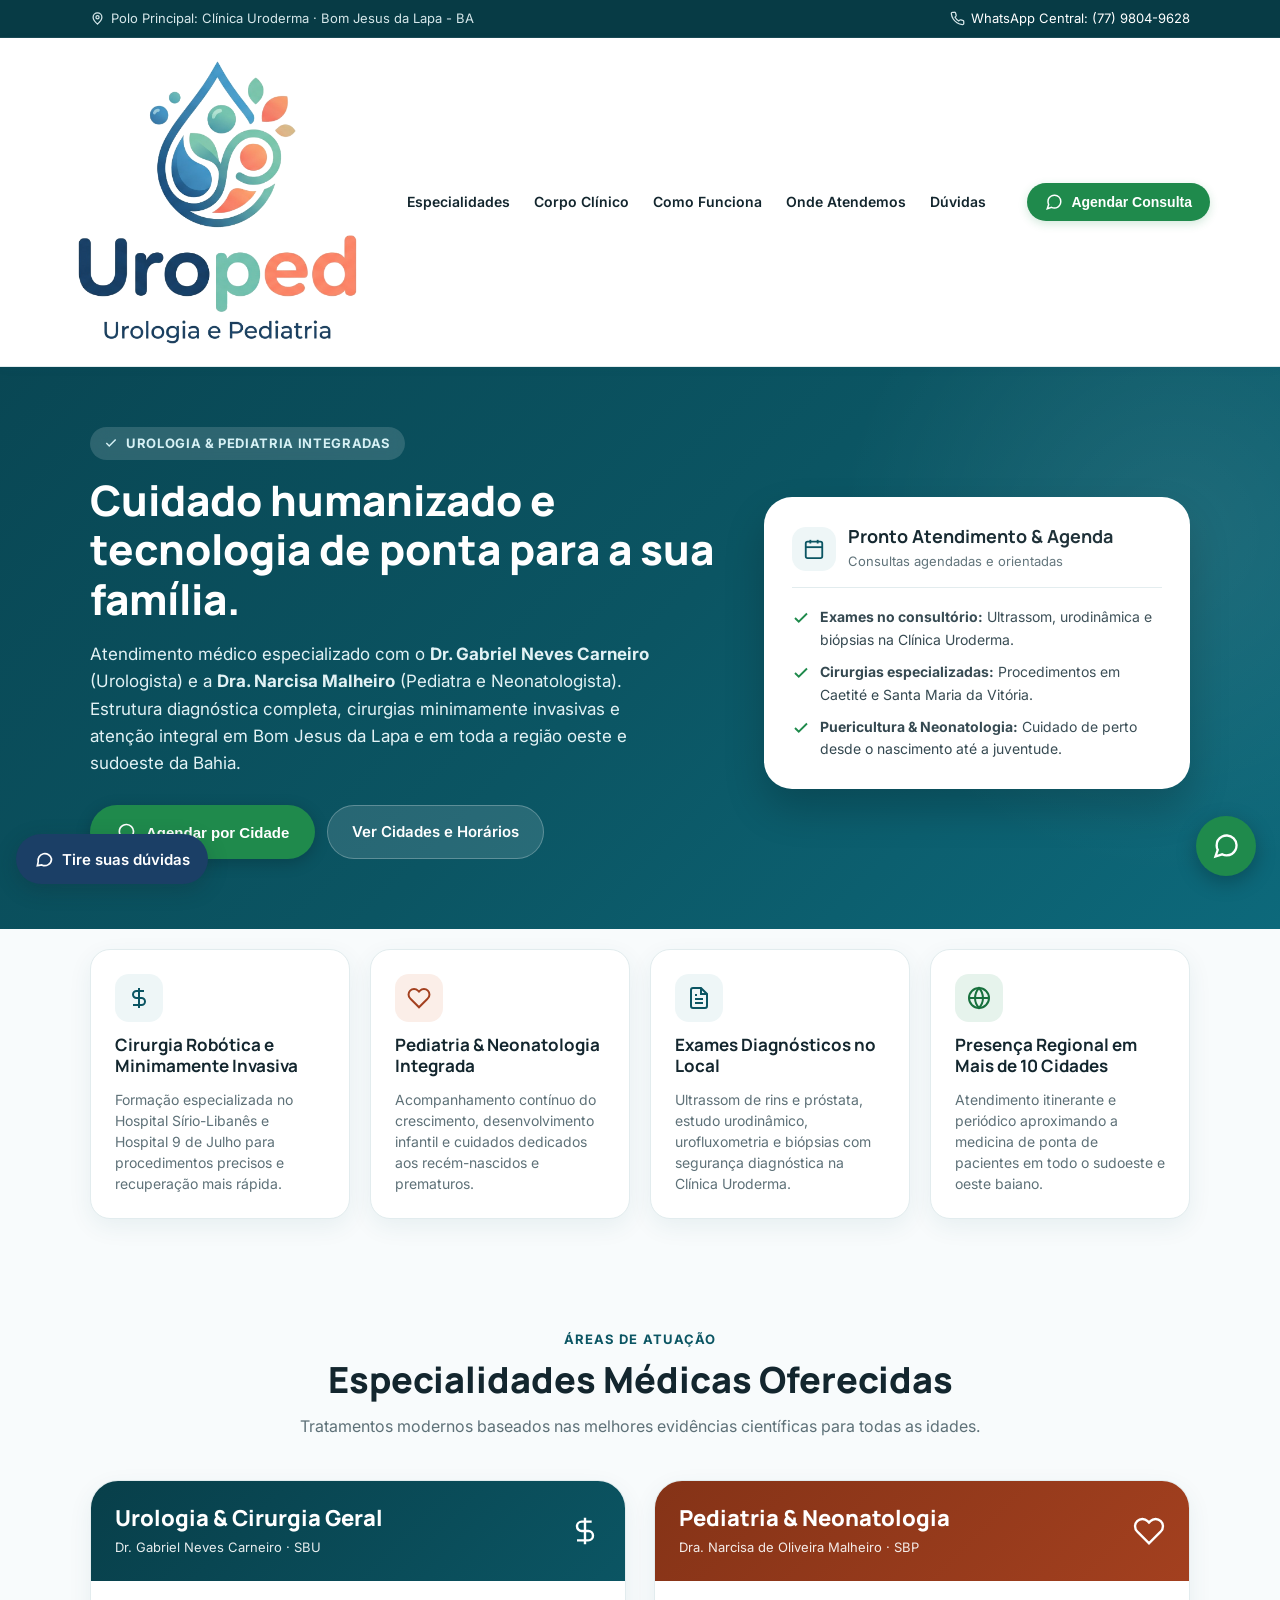
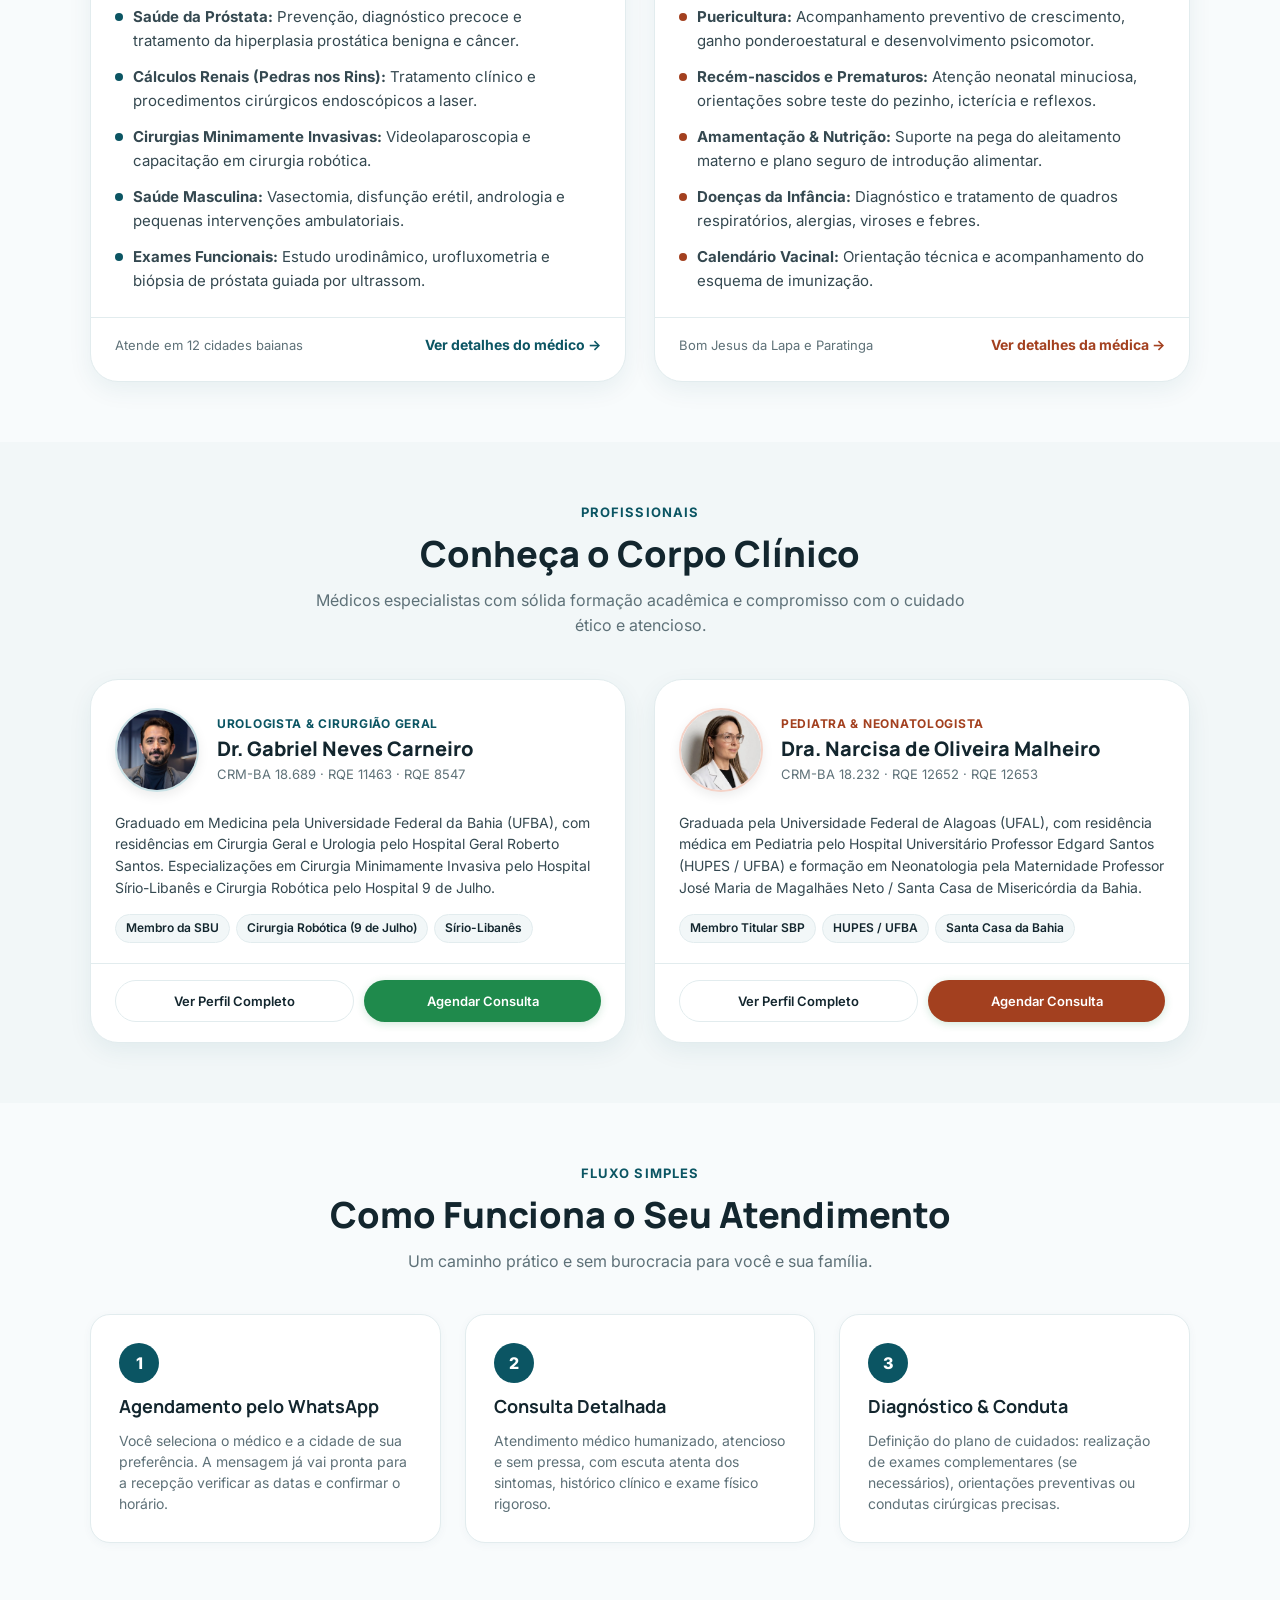
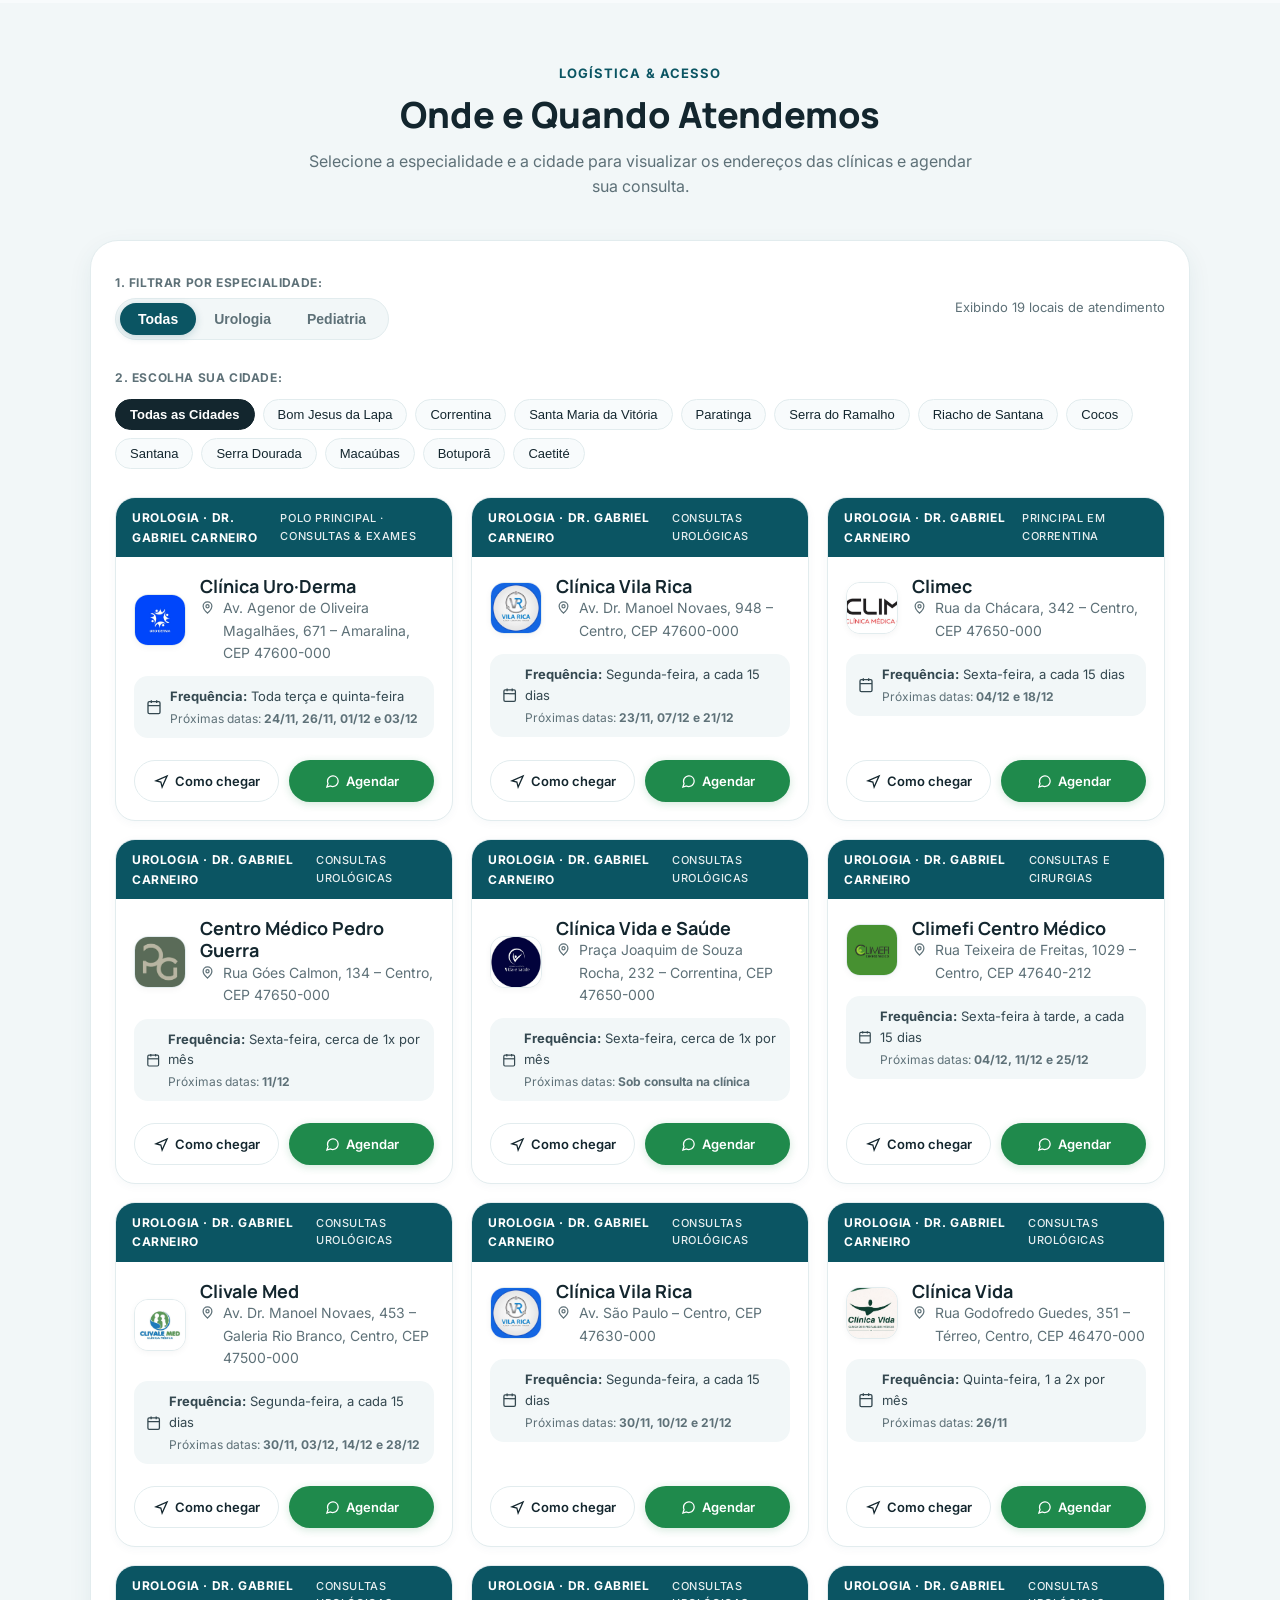
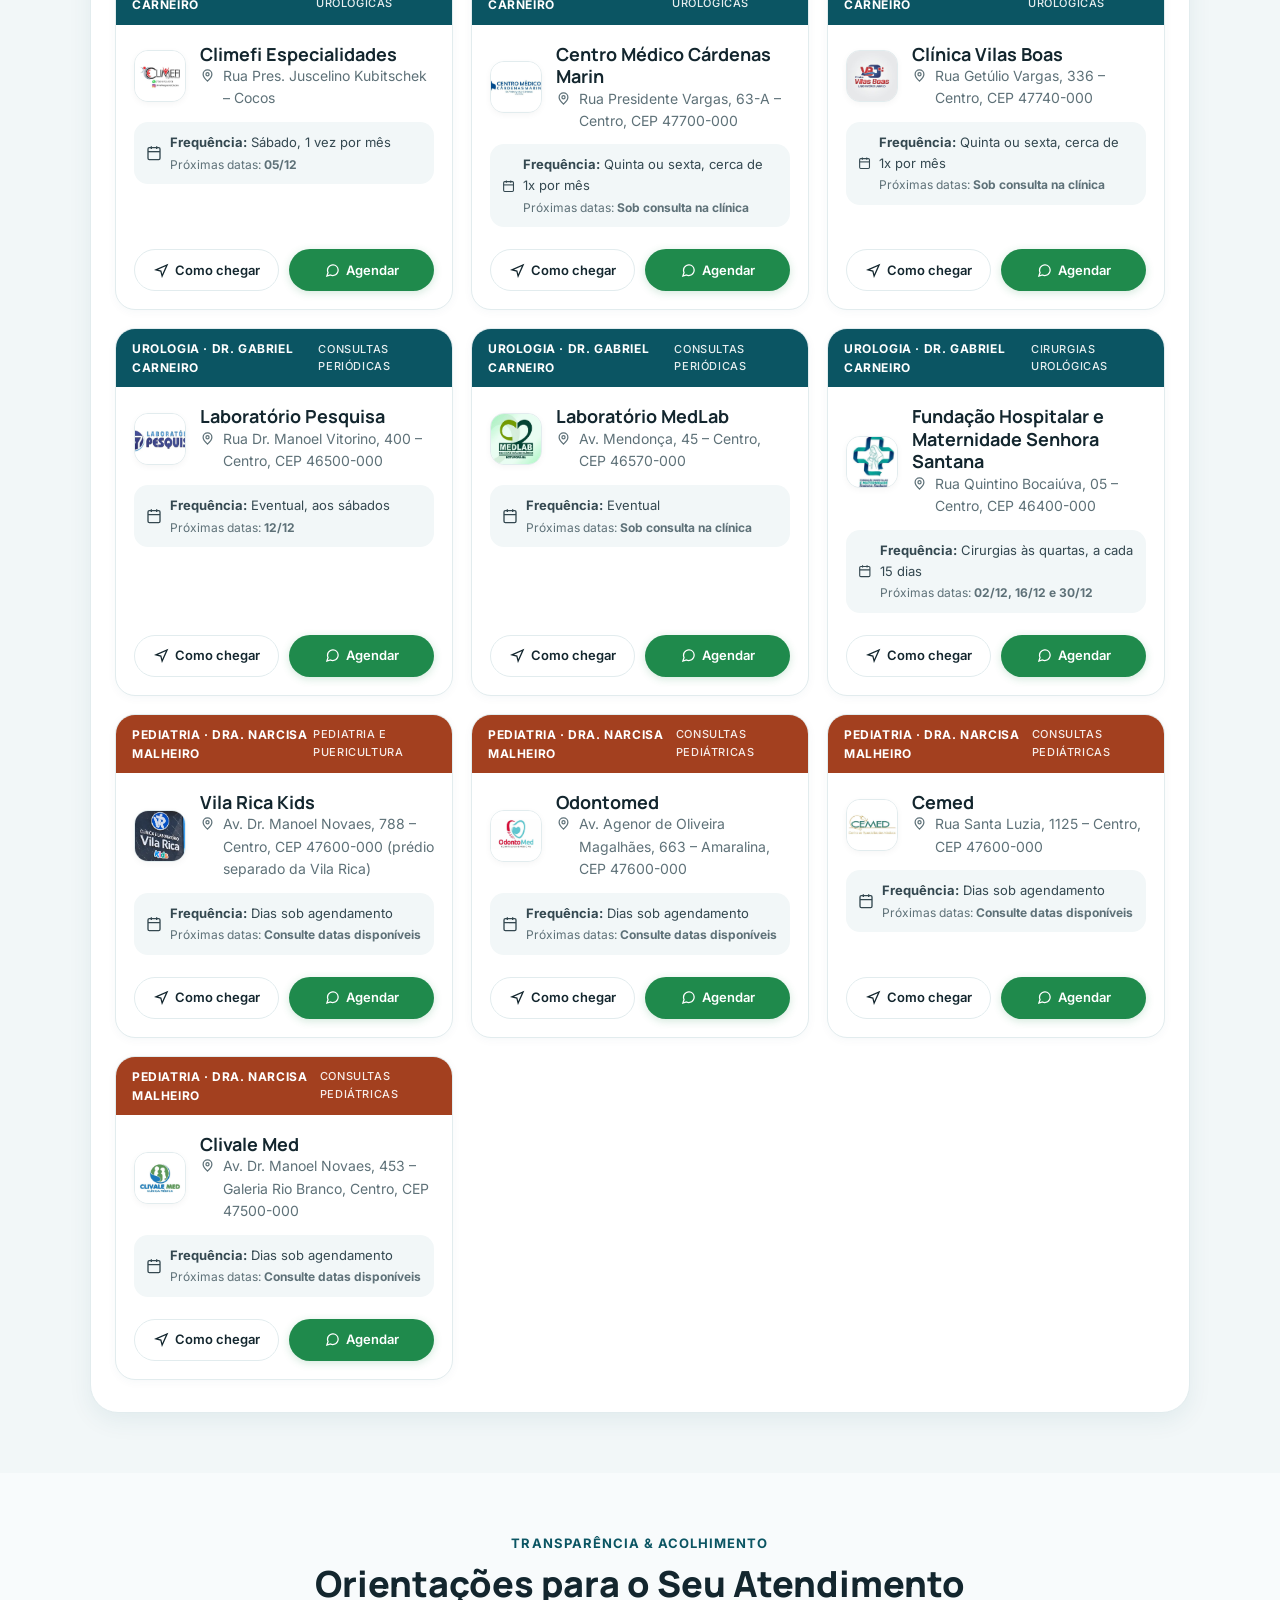
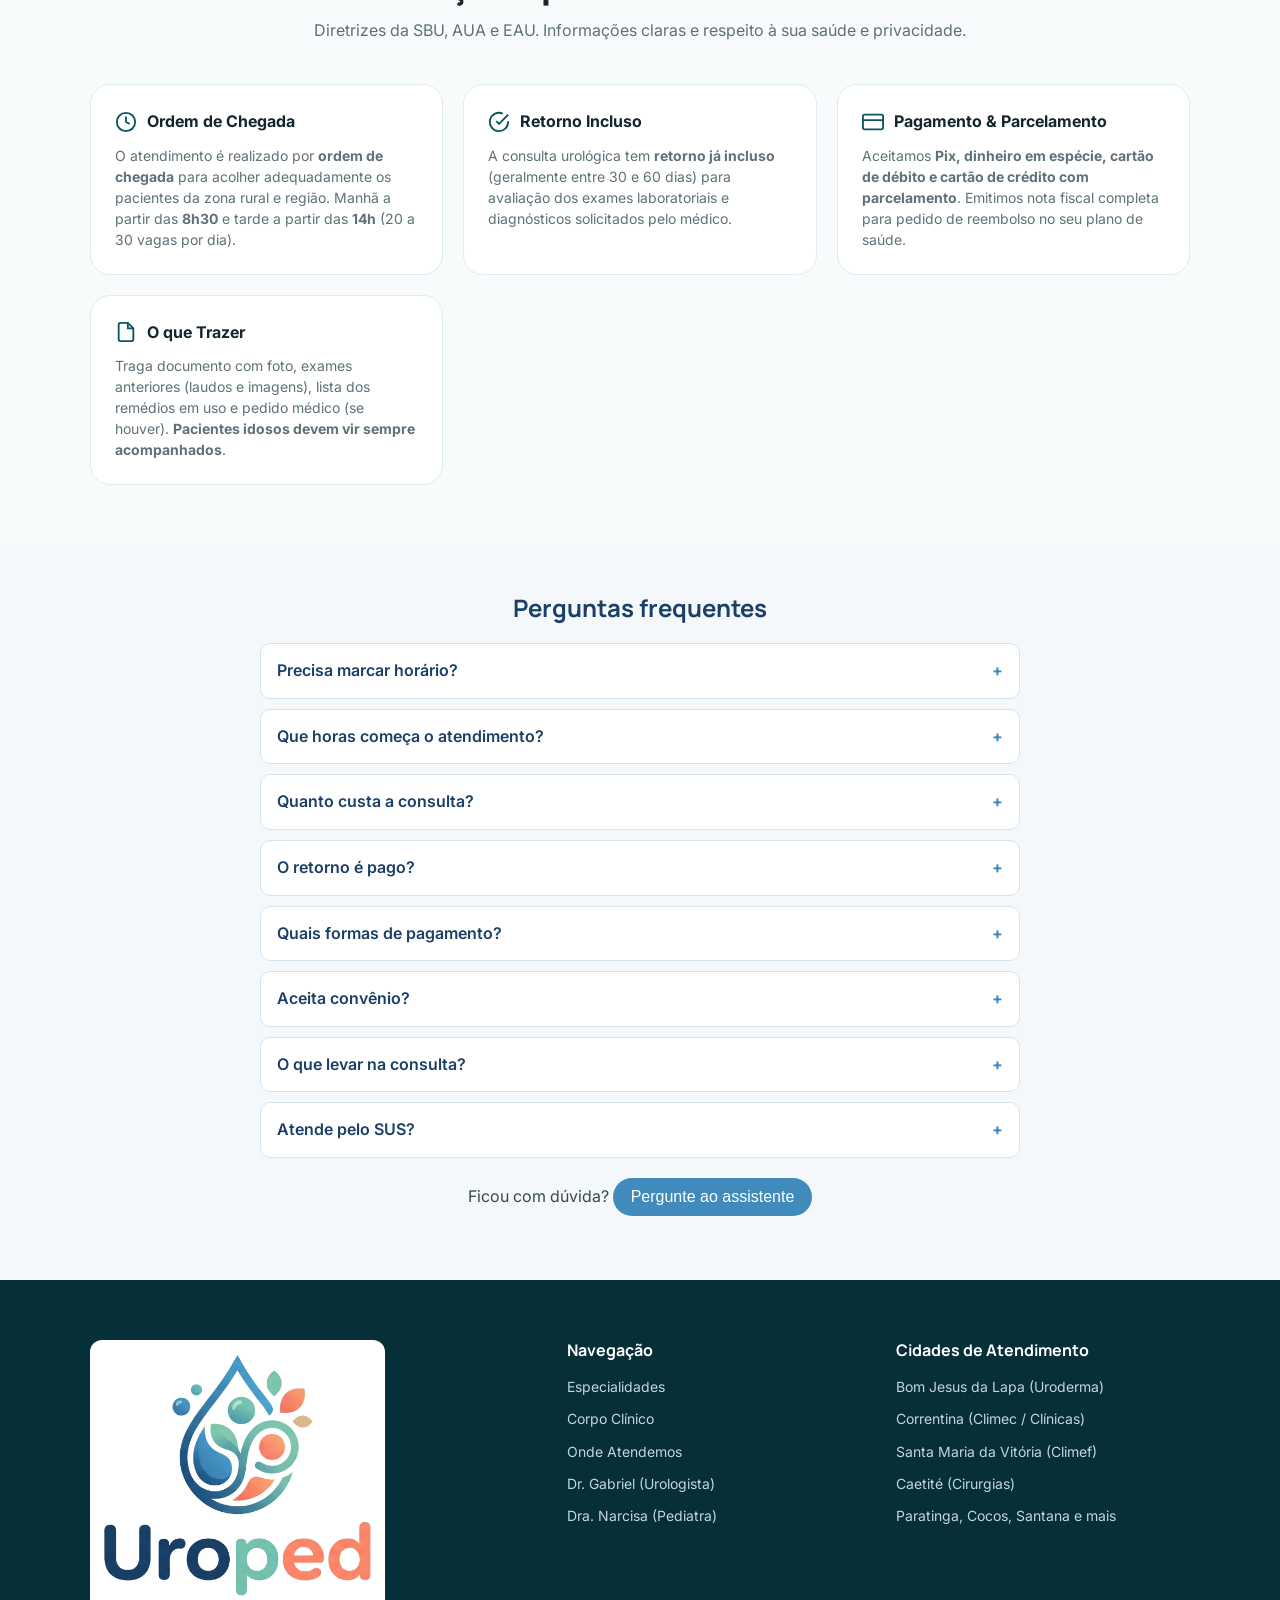
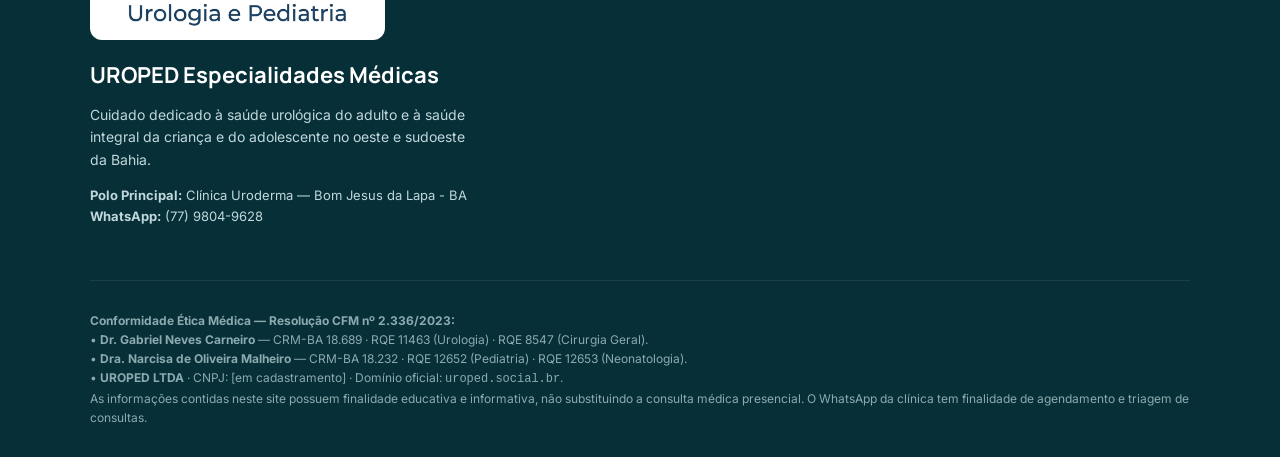
<file: index.html>
<!DOCTYPE html>
<html lang="pt-BR">
<head>
  <meta charset="UTF-8">
  <meta name="viewport" content="width=device-width, initial-scale=1.0">
  <title>Uroped — Urologia e Pediatria de Excelência no Oeste da Bahia</title>
  <meta name="description" content="UROPED Especialidades Médicas: Dr. Gabriel Neves Carneiro (Urologista) e Dra. Narcisa Malheiro (Pediatra e Neonatologista). Consultas, exames diagnósticos e cirurgias em Bom Jesus da Lapa e região.">
  <link rel="preconnect" href="https://fonts.googleapis.com">
  <link rel="preconnect" href="https://fonts.gstatic.com" crossorigin>
  <link href="https://fonts.googleapis.com/css2?family=Inter:wght@400;500;600;700&family=Manrope:wght@600;700;800&display=swap" rel="stylesheet">
  <link rel="stylesheet" href="css/style.css">
  <link rel="stylesheet" href="css/assistente.css">
  <link rel="stylesheet" href="css/faq.css">
</head>
<body>

  <!-- 1. Topbar de Informações Rápidas -->
  <div class="topbar">
    <div class="container topbar-content">
      <div class="topbar-item">
        <svg width="15" height="15" viewBox="0 0 24 24" fill="none" stroke="currentColor" stroke-width="2">
          <path d="M12 21s-7-6.2-7-11a7 7 0 0 1 14 0c0 4.8-7 11-7 11z"></path>
          <circle cx="12" cy="10" r="2.5"></circle>
        </svg>
        <span>Polo Principal: Clínica Uroderma · Bom Jesus da Lapa - BA</span>
      </div>
      <div class="topbar-item">
        <svg width="15" height="15" viewBox="0 0 24 24" fill="none" stroke="currentColor" stroke-width="2">
          <path d="M22 16.92v3a2 2 0 0 1-2.18 2 19.79 19.79 0 0 1-8.63-3.07 19.5 19.5 0 0 1-6-6 19.79 19.79 0 0 1-3.07-8.67A2 2 0 0 1 4.11 2h3a2 2 0 0 1 2 1.72 12.84 12.84 0 0 0 .7 2.81 2 2 0 0 1-.45 2.11L8.09 9.91a16 16 0 0 0 6 6l1.27-1.27a2 2 0 0 1 2.11-.45 12.84 12.84 0 0 0 2.81.7A2 2 0 0 1 22 16.92z"></path>
        </svg>
        <a href="https://wa.me/557798049628?text=Olá!%20Gostaria%20de%20informações%20sobre%20atendimentos%20da%20Uroped." target="_blank" rel="noopener">WhatsApp Central: (77) 9804-9628</a>
      </div>
    </div>
  </div>

  <!-- 2. Navegação Principal -->
  <header class="main-header">
    <div class="container nav-content">
      <a href="index.html" class="brand-logo" aria-label="Uroped Início">
        <img src="logos/uroped-logo-transparente.png" alt="Logomarca Uroped — Especialidades Médicas" class="brand-logo-img">
      </a>

      <nav class="nav-links">
        <a href="#especialidades">Especialidades</a>
        <a href="#corpo-clinico">Corpo Clínico</a>
        <a href="#como-funciona">Como Funciona</a>
        <a href="#locais">Onde Atendemos</a>
        <a href="#faq">Dúvidas</a>
      </nav>

      <button type="button" onclick="openBookingModal()" class="btn-header-cta" style="border: none; cursor: pointer;">
        <svg width="18" height="18" viewBox="0 0 24 24" fill="none" stroke="currentColor" stroke-width="2">
          <path d="M21 11.5a8.38 8.38 0 0 1-.9 3.8 8.5 8.5 0 0 1-7.6 4.7 8.38 8.38 0 0 1-3.8-.9L3 21l1.9-5.7a8.38 8.38 0 0 1-.9-3.8 8.5 8.5 0 0 1 4.7-7.6 8.38 8.38 0 0 1 3.8-.9h.5a8.48 8.48 0 0 1 8 8v.5z"></path>
        </svg>
        <span>Agendar Consulta</span>
      </button>
    </div>
  </header>

  <!-- 3. Hero Section (Inspirado no padrão Urolaser) -->
  <section class="hero-wrapper">
    <div class="container hero-grid">
      <div>
        <div class="hero-tag">
          <svg width="14" height="14" viewBox="0 0 24 24" fill="none" stroke="currentColor" stroke-width="2.5">
            <polyline points="20 6 9 17 4 12"></polyline>
          </svg>
          Urologia & Pediatria Integradas
        </div>
        <h1 class="hero-title">Cuidado humanizado e tecnologia de ponta para a sua família.</h1>
        <p class="hero-desc">
          Atendimento médico especializado com o <strong>Dr. Gabriel Neves Carneiro</strong> (Urologista) e a <strong>Dra. Narcisa Malheiro</strong> (Pediatra e Neonatologista). Estrutura diagnóstica completa, cirurgias minimamente invasivas e atenção integral em Bom Jesus da Lapa e em toda a região oeste e sudoeste da Bahia.
        </p>
        <div class="hero-buttons">
          <button type="button" onclick="openBookingModal()" class="btn-hero-primary" style="border: none; cursor: pointer;">
            <svg width="20" height="20" viewBox="0 0 24 24" fill="none" stroke="currentColor" stroke-width="2">
              <path d="M21 11.5a8.38 8.38 0 0 1-.9 3.8 8.5 8.5 0 0 1-7.6 4.7 8.38 8.38 0 0 1-3.8-.9L3 21l1.9-5.7a8.38 8.38 0 0 1-.9-3.8 8.5 8.5 0 0 1 4.7-7.6 8.38 8.38 0 0 1 3.8-.9h.5a8.48 8.48 0 0 1 8 8v.5z"></path>
            </svg>
            Agendar por Cidade
          </button>
          <a href="#locais" class="btn-hero-secondary">
            Ver Cidades e Horários
          </a>
        </div>
      </div>

      <!-- Card Flutuante de Destaque -->
      <div>
        <div class="hero-card-box">
          <div class="hero-card-header">
            <div class="hero-card-icon">
              <svg width="22" height="22" viewBox="0 0 24 24" fill="none" stroke="currentColor" stroke-width="2">
                <rect x="3" y="4" width="18" height="18" rx="2" ry="2"></rect>
                <line x1="16" y1="2" x2="16" y2="6"></line>
                <line x1="8" y1="2" x2="8" y2="6"></line>
                <line x1="3" y1="10" x2="21" y2="10"></line>
              </svg>
            </div>
            <div>
              <h3 style="color: var(--text-title);">Pronto Atendimento & Agenda</h3>
              <span style="font-size: 13px; color: var(--text-muted);">Consultas agendadas e orientadas</span>
            </div>
          </div>
          <div class="hero-card-list">
            <div class="hero-card-item">
              <svg width="18" height="18" viewBox="0 0 24 24" fill="none" stroke="currentColor" stroke-width="2.5"><polyline points="20 6 9 17 4 12"></polyline></svg>
              <span><strong>Exames no consultório:</strong> Ultrassom, urodinâmica e biópsias na Clínica Uroderma.</span>
            </div>
            <div class="hero-card-item">
              <svg width="18" height="18" viewBox="0 0 24 24" fill="none" stroke="currentColor" stroke-width="2.5"><polyline points="20 6 9 17 4 12"></polyline></svg>
              <span><strong>Cirurgias especializadas:</strong> Procedimentos em Caetité e Santa Maria da Vitória.</span>
            </div>
            <div class="hero-card-item">
              <svg width="18" height="18" viewBox="0 0 24 24" fill="none" stroke="currentColor" stroke-width="2.5"><polyline points="20 6 9 17 4 12"></polyline></svg>
              <span><strong>Puericultura & Neonatologia:</strong> Cuidado de perto desde o nascimento até a juventude.</span>
            </div>
          </div>
        </div>
      </div>
    </div>
  </section>

  <!-- 4. Quatro Pilares de Excelência (Diferenciais Uroped) -->
  <section class="features-section">
    <div class="container features-grid">
      <div class="feature-card">
        <div class="feature-icon-wrapper teal">
          <svg width="24" height="24" viewBox="0 0 24 24" fill="none" stroke="currentColor" stroke-width="2">
            <path d="M12 2v20M17 5H9.5a3.5 3.5 0 0 0 0 7h5a3.5 3.5 0 0 1 0 7H6"/>
          </svg>
        </div>
        <h3 class="feature-title">Cirurgia Robótica e Minimamente Invasiva</h3>
        <p class="feature-text">Formação especializada no Hospital Sírio-Libanês e Hospital 9 de Julho para procedimentos precisos e recuperação mais rápida.</p>
      </div>

      <div class="feature-card">
        <div class="feature-icon-wrapper coral">
          <svg width="24" height="24" viewBox="0 0 24 24" fill="none" stroke="currentColor" stroke-width="2">
            <path d="M20.84 4.61a5.5 5.5 0 0 0-7.78 0L12 5.67l-1.06-1.06a5.5 5.5 0 0 0-7.78 7.78l1.06 1.06L12 21.23l7.78-7.78 1.06-1.06a5.5 5.5 0 0 0 0-7.78z"></path>
          </svg>
        </div>
        <h3 class="feature-title">Pediatria & Neonatologia Integrada</h3>
        <p class="feature-text">Acompanhamento contínuo do crescimento, desenvolvimento infantil e cuidados dedicados aos recém-nascidos e prematuros.</p>
      </div>

      <div class="feature-card">
        <div class="feature-icon-wrapper teal">
          <svg width="24" height="24" viewBox="0 0 24 24" fill="none" stroke="currentColor" stroke-width="2">
            <path d="M14 2H6a2 2 0 0 0-2 2v16a2 2 0 0 0 2 2h12a2 2 0 0 0 2-2V8z"></path>
            <polyline points="14 2 14 8 20 8"></polyline>
            <line x1="16" y1="13" x2="8" y2="13"></line>
            <line x1="16" y1="17" x2="8" y2="17"></line>
            <polyline points="10 9 9 9 8 9"></polyline>
          </svg>
        </div>
        <h3 class="feature-title">Exames Diagnósticos no Local</h3>
        <p class="feature-text">Ultrassom de rins e próstata, estudo urodinâmico, urofluxometria e biópsias com segurança diagnóstica na Clínica Uroderma.</p>
      </div>

      <div class="feature-card">
        <div class="feature-icon-wrapper green">
          <svg width="24" height="24" viewBox="0 0 24 24" fill="none" stroke="currentColor" stroke-width="2">
            <circle cx="12" cy="12" r="10"></circle>
            <line x1="2" y1="12" x2="22" y2="12"></line>
            <path d="M12 2a15.3 15.3 0 0 1 4 10 15.3 15.3 0 0 1-4 10 15.3 15.3 0 0 1-4-10 15.3 15.3 0 0 1 4-10z"></path>
          </svg>
        </div>
        <h3 class="feature-title">Presença Regional em Mais de 10 Cidades</h3>
        <p class="feature-text">Atendimento itinerante e periódico aproximando a medicina de ponta de pacientes em todo o sudoeste e oeste baiano.</p>
      </div>
    </div>
  </section>

  <!-- 5. Especialidades Médicas (Urologia & Pediatria) -->
  <section id="especialidades" class="section-pad">
    <div class="container">
      <div class="section-header-center">
        <span class="section-pretitle">Áreas de Atuação</span>
        <h2 class="section-main-title">Especialidades Médicas Oferecidas</h2>
        <p class="section-subtitle">Tratamentos modernos baseados nas melhores evidências científicas para todas as idades.</p>
      </div>

      <div class="specialties-grid">
        <!-- Card Urologia -->
        <div class="spec-card-main">
          <div class="spec-card-header urologia">
            <div>
              <h3 class="spec-card-title">Urologia & Cirurgia Geral</h3>
              <div class="spec-card-sub">Dr. Gabriel Neves Carneiro · SBU</div>
            </div>
            <svg width="32" height="32" viewBox="0 0 24 24" fill="none" stroke="currentColor" stroke-width="1.8">
              <path d="M12 2v20M17 5H9.5a3.5 3.5 0 0 0 0 7h5a3.5 3.5 0 0 1 0 7H6"/>
            </svg>
          </div>
          <div class="spec-card-body">
            <ul class="spec-item-list">
              <li class="spec-item">
                <span class="spec-item-bullet urologia-bullet"></span>
                <span><strong>Saúde da Próstata:</strong> Prevenção, diagnóstico precoce e tratamento da hiperplasia prostática benigna e câncer.</span>
              </li>
              <li class="spec-item">
                <span class="spec-item-bullet urologia-bullet"></span>
                <span><strong>Cálculos Renais (Pedras nos Rins):</strong> Tratamento clínico e procedimentos cirúrgicos endoscópicos a laser.</span>
              </li>
              <li class="spec-item">
                <span class="spec-item-bullet urologia-bullet"></span>
                <span><strong>Cirurgias Minimamente Invasivas:</strong> Videolaparoscopia e capacitação em cirurgia robótica.</span>
              </li>
              <li class="spec-item">
                <span class="spec-item-bullet urologia-bullet"></span>
                <span><strong>Saúde Masculina:</strong> Vasectomia, disfunção erétil, andrologia e pequenas intervenções ambulatoriais.</span>
              </li>
              <li class="spec-item">
                <span class="spec-item-bullet urologia-bullet"></span>
                <span><strong>Exames Funcionais:</strong> Estudo urodinâmico, urofluxometria e biópsia de próstata guiada por ultrassom.</span>
              </li>
            </ul>
          </div>
          <div class="spec-card-footer">
            <span style="font-size: 13px; color: var(--text-muted);">Atende em 12 cidades baianas</span>
            <a href="gabriel.html" style="font-weight: 700; font-size: 14px;">Ver detalhes do médico →</a>
          </div>
        </div>

        <!-- Card Pediatria -->
        <div class="spec-card-main">
          <div class="spec-card-header pediatria">
            <div>
              <h3 class="spec-card-title">Pediatria & Neonatologia</h3>
              <div class="spec-card-sub">Dra. Narcisa de Oliveira Malheiro · SBP</div>
            </div>
            <svg width="32" height="32" viewBox="0 0 24 24" fill="none" stroke="currentColor" stroke-width="1.8">
              <path d="M20.84 4.61a5.5 5.5 0 0 0-7.78 0L12 5.67l-1.06-1.06a5.5 5.5 0 0 0-7.78 7.78l1.06 1.06L12 21.23l7.78-7.78 1.06-1.06a5.5 5.5 0 0 0 0-7.78z"></path>
            </svg>
          </div>
          <div class="spec-card-body">
            <ul class="spec-item-list">
              <li class="spec-item">
                <span class="spec-item-bullet pediatria-bullet"></span>
                <span><strong>Puericultura:</strong> Acompanhamento preventivo de crescimento, ganho ponderoestatural e desenvolvimento psicomotor.</span>
              </li>
              <li class="spec-item">
                <span class="spec-item-bullet pediatria-bullet"></span>
                <span><strong>Recém-nascidos e Prematuros:</strong> Atenção neonatal minuciosa, orientações sobre teste do pezinho, icterícia e reflexos.</span>
              </li>
              <li class="spec-item">
                <span class="spec-item-bullet pediatria-bullet"></span>
                <span><strong>Amamentação & Nutrição:</strong> Suporte na pega do aleitamento materno e plano seguro de introdução alimentar.</span>
              </li>
              <li class="spec-item">
                <span class="spec-item-bullet pediatria-bullet"></span>
                <span><strong>Doenças da Infância:</strong> Diagnóstico e tratamento de quadros respiratórios, alergias, viroses e febres.</span>
              </li>
              <li class="spec-item">
                <span class="spec-item-bullet pediatria-bullet"></span>
                <span><strong>Calendário Vacinal:</strong> Orientação técnica e acompanhamento do esquema de imunização.</span>
              </li>
            </ul>
          </div>
          <div class="spec-card-footer">
            <span style="font-size: 13px; color: var(--text-muted);">Bom Jesus da Lapa e Paratinga</span>
            <a href="narcisa.html" style="font-weight: 700; font-size: 14px; color: var(--coral);">Ver detalhes da médica →</a>
          </div>
        </div>
      </div>
    </div>
  </section>

  <!-- 6. Corpo Clínico (Apresentação Profissional) -->
  <section id="corpo-clinico" class="section-pad-alt">
    <div class="container">
      <div class="section-header-center">
        <span class="section-pretitle">Profissionais</span>
        <h2 class="section-main-title">Conheça o Corpo Clínico</h2>
        <p class="section-subtitle">Médicos especialistas com sólida formação acadêmica e compromisso com o cuidado ético e atencioso.</p>
      </div>

      <div class="doctors-grid">
        <!-- Dr. Gabriel -->
        <div class="doctor-profile-card">
          <div class="doctor-card-top">
            <img src="fotos/dr-gabriel.jpg" alt="Dr. Gabriel Neves Carneiro" class="doctor-avatar-circle teal">
            <div class="doctor-titles">
              <span class="doctor-spec-label teal">Urologista & Cirurgião Geral</span>
              <h3 class="doctor-full-name">Dr. Gabriel Neves Carneiro</h3>
              <span class="doctor-reg-meta">CRM-BA 18.689 · RQE 11463 · RQE 8547</span>
            </div>
          </div>
          <div class="doctor-card-body">
            <p style="margin: 0;">
              Graduado em Medicina pela Universidade Federal da Bahia (UFBA), com residências em Cirurgia Geral e Urologia pelo Hospital Geral Roberto Santos. Especializações em Cirurgia Minimamente Invasiva pelo Hospital Sírio-Libanês e Cirurgia Robótica pelo Hospital 9 de Julho.
            </p>
            <div class="badges-row">
              <span class="cred-badge">Membro da SBU</span>
              <span class="cred-badge">Cirurgia Robótica (9 de Julho)</span>
              <span class="cred-badge">Sírio-Libanês</span>
            </div>
          </div>
          <div class="doctor-card-bottom">
            <a href="gabriel.html" class="btn-unit-maps" style="flex: 1;">Ver Perfil Completo</a>
            <a href="https://wa.me/557798049628?text=Olá!%20Quero%20agendar%20consulta%20com%20Dr.%20Gabriel%20Carneiro." target="_blank" rel="noopener" class="btn-unit-wa" style="flex: 1;">Agendar Consulta</a>
          </div>
        </div>

        <!-- Dra. Narcisa -->
        <div class="doctor-profile-card">
          <div class="doctor-card-top">
            <img src="fotos/dra-narcisa.jpg" alt="Dra. Narcisa de Oliveira Malheiro" class="doctor-avatar-circle coral">
            <div class="doctor-titles">
              <span class="doctor-spec-label coral">Pediatra & Neonatologista</span>
              <h3 class="doctor-full-name">Dra. Narcisa de Oliveira Malheiro</h3>
              <span class="doctor-reg-meta">CRM-BA 18.232 · RQE 12652 · RQE 12653</span>
            </div>
          </div>
          <div class="doctor-card-body">
            <p style="margin: 0;">
              Graduada pela Universidade Federal de Alagoas (UFAL), com residência médica em Pediatria pelo Hospital Universitário Professor Edgard Santos (HUPES / UFBA) e formação em Neonatologia pela Maternidade Professor José Maria de Magalhães Neto / Santa Casa de Misericórdia da Bahia.
            </p>
            <div class="badges-row">
              <span class="cred-badge">Membro Titular SBP</span>
              <span class="cred-badge">HUPES / UFBA</span>
              <span class="cred-badge">Santa Casa da Bahia</span>
            </div>
          </div>
          <div class="doctor-card-bottom">
            <a href="narcisa.html" class="btn-unit-maps" style="flex: 1;">Ver Perfil Completo</a>
            <a href="https://wa.me/5577981113178?text=Olá!%20Quero%20agendar%20consulta%20com%20Dra.%20Narcisa%20Malheiro." target="_blank" rel="noopener" class="btn-unit-wa" style="flex: 1; background: var(--coral);">Agendar Consulta</a>
          </div>
        </div>
      </div>
    </div>
  </section>

  <!-- 7. Como Funciona o Atendimento (Padrão Urolaser) -->
  <section id="como-funciona" class="section-pad">
    <div class="container">
      <div class="section-header-center">
        <span class="section-pretitle">Fluxo Simples</span>
        <h2 class="section-main-title">Como Funciona o Seu Atendimento</h2>
        <p class="section-subtitle">Um caminho prático e sem burocracia para você e sua família.</p>
      </div>

      <div class="steps-grid">
        <div class="step-card">
          <div class="step-number">1</div>
          <h3 class="step-title">Agendamento pelo WhatsApp</h3>
          <p class="step-desc">Você seleciona o médico e a cidade de sua preferência. A mensagem já vai pronta para a recepção verificar as datas e confirmar o horário.</p>
        </div>

        <div class="step-card">
          <div class="step-number">2</div>
          <h3 class="step-title">Consulta Detalhada</h3>
          <p class="step-desc">Atendimento médico humanizado, atencioso e sem pressa, com escuta atenta dos sintomas, histórico clínico e exame físico rigoroso.</p>
        </div>

        <div class="step-card">
          <div class="step-number">3</div>
          <h3 class="step-title">Diagnóstico & Conduta</h3>
          <p class="step-desc">Definição do plano de cuidados: realização de exames complementares (se necessários), orientações preventivas ou condutas cirúrgicas precisas.</p>
        </div>
      </div>
    </div>
  </section>

  <!-- 8. Onde Atendemos (Cidades e Clínicas - Filtro Interativo) -->
  <section id="locais" class="section-pad-alt">
    <div class="container">
      <div class="section-header-center">
        <span class="section-pretitle">Logística & Acesso</span>
        <h2 class="section-main-title">Onde e Quando Atendemos</h2>
        <p class="section-subtitle">Selecione a especialidade e a cidade para visualizar os endereços das clínicas e agendar sua consulta.</p>
      </div>

      <div class="locations-container">
        <div class="filter-controls-row">
          <div>
            <span style="font-size: 12px; font-weight: 700; text-transform: uppercase; letter-spacing: 0.05em; color: var(--text-muted); display: block; margin-bottom: 6px;">1. Filtrar por Especialidade:</span>
            <div class="filter-btn-group">
              <button type="button" class="spec-toggle-btn active" data-spec="todos">Todas</button>
              <button type="button" class="spec-toggle-btn" data-spec="urologia">Urologia</button>
              <button type="button" class="spec-toggle-btn" data-spec="pediatria">Pediatria</button>
            </div>
          </div>
          <div>
            <span style="font-size: 13px; color: var(--text-muted);" id="deck-count-indicator">Carregando locais...</span>
          </div>
        </div>

        <div>
          <span style="font-size: 12px; font-weight: 700; text-transform: uppercase; letter-spacing: 0.05em; color: var(--text-muted); display: block; margin-bottom: 4px;">2. Escolha sua Cidade:</span>
          <div class="city-scroll-chips" id="city-chip-list">
            <!-- Chips gerados via JS -->
          </div>
        </div>

        <div style="margin-top: 28px;">
          <div class="clinics-deck" id="clinics-grid-container">
            <!-- Cards de clínicas gerados via JS -->
          </div>
          <div id="deck-empty-alert" class="empty-state" style="display: none; margin-top: 20px;">
            Não encontramos atendimentos para esta especialidade na cidade selecionada. Entre em contato com a nossa central pelo WhatsApp para verificar datas adicionais.
          </div>
        </div>
      </div>
    </div>
  </section>

  <!-- 9. Informações Práticas e Funcionamento (Atualizado em 21/11/2026) -->
  <section class="section-pad">
    <div class="container">
      <div class="section-header-center">
        <span class="section-pretitle">Transparência & Acolhimento</span>
        <h2 class="section-main-title">Orientações para o Seu Atendimento</h2>
        <p class="section-subtitle">Diretrizes da SBU, AUA e EAU. Informações claras e respeito à sua saúde e privacidade.</p>
      </div>

      <div class="practical-info-grid">
        <div class="info-box-item">
          <div class="info-box-header">
            <svg width="22" height="22" viewBox="0 0 24 24" fill="none" stroke="currentColor" stroke-width="2">
              <circle cx="12" cy="12" r="10"></circle>
              <polyline points="12 6 12 12 16 14"></polyline>
            </svg>
            <span>Ordem de Chegada</span>
          </div>
          <p class="info-box-desc">
            O atendimento é realizado por <strong>ordem de chegada</strong> para acolher adequadamente os pacientes da zona rural e região. Manhã a partir das <strong>8h30</strong> e tarde a partir das <strong>14h</strong> (20 a 30 vagas por dia).
          </p>
        </div>

        <div class="info-box-item">
          <div class="info-box-header">
            <svg width="22" height="22" viewBox="0 0 24 24" fill="none" stroke="currentColor" stroke-width="2">
              <path d="M22 11.08V12a10 10 0 1 1-5.93-9.14"></path>
              <polyline points="22 4 12 14.01 9 11.01"></polyline>
            </svg>
            <span>Retorno Incluso</span>
          </div>
          <p class="info-box-desc">
            A consulta urológica tem <strong>retorno já incluso</strong> (geralmente entre 30 e 60 dias) para avaliação dos exames laboratoriais e diagnósticos solicitados pelo médico.
          </p>
        </div>

        <div class="info-box-item">
          <div class="info-box-header">
            <svg width="22" height="22" viewBox="0 0 24 24" fill="none" stroke="currentColor" stroke-width="2">
              <rect x="1" y="4" width="22" height="16" rx="2" ry="2"></rect>
              <line x1="1" y1="10" x2="23" y2="10"></line>
            </svg>
            <span>Pagamento & Parcelamento</span>
          </div>
          <p class="info-box-desc">
            Aceitamos <strong>Pix, dinheiro em espécie, cartão de débito e cartão de crédito com parcelamento</strong>. Emitimos nota fiscal completa para pedido de reembolso no seu plano de saúde.
          </p>
        </div>

        <div class="info-box-item">
          <div class="info-box-header">
            <svg width="22" height="22" viewBox="0 0 24 24" fill="none" stroke="currentColor" stroke-width="2">
              <path d="M14 2H6a2 2 0 0 0-2 2v16a2 2 0 0 0 2 2h12a2 2 0 0 0 2-2V8z"></path>
              <polyline points="14 2 14 8 20 8"></polyline>
            </svg>
            <span>O que Trazer</span>
          </div>
          <p class="info-box-desc">
            Traga documento com foto, exames anteriores (laudos e imagens), lista dos remédios em uso e pedido médico (se houver). <strong>Pacientes idosos devem vir sempre acompanhados</strong>.
          </p>
        </div>
      </div>
    </div>
  </section>

  <!-- 10. Perguntas Frequentes (FAQ) -->
  <section id="faq" class="section-pad-alt">
    <div class="container">
      <div class="section-header-center">
        <span class="section-pretitle">Dúvidas Frequentes</span>
        <h2 class="section-main-title">Perguntas Frequentes dos Pacientes</h2>
      </div>

      <div class="faq-grid">
        <div class="faq-card">
          <div class="faq-question">Precisa marcar horário exato de consulta?</div>
          <div class="faq-answer">Não. O atendimento ocorre por ordem de chegada para respeitar os pacientes que se deslocam da zona rural e de outras cidades. O contato pelo WhatsApp garante o aviso da data e orientações sobre a vaga no dia.</div>
        </div>

        <div class="faq-card">
          <div class="faq-question">Quais os valores das consultas e exames?</div>
          <div class="faq-answer">A consulta urológica é R$ 350 na maioria das clínicas (retorno incluso). A cistoscopia flexível e o estudo urodinâmico custam R$ 1.000. A biópsia de próstata guiada por ultrassom custa R$ 1.500 (inclui análise no laboratório CEDAPI em Feira de Santana e acompanhamento com o resultado). Cirurgias têm orçamento individualizado após avaliação presencial.</div>
        </div>

        <div class="faq-card">
          <div class="faq-question">Onde são feitas as cirurgias urológicas?</div>
          <div class="faq-answer">Cirurgias para pedra nos rins a laser (ureterolitotripsia), próstata e cirurgias pediátricas a partir de 6 meses (fimose e orquidopexia) são realizadas na Fundação Hospital Senhora Santana (Caetité) e na Climefi (Santa Maria da Vitória). Cirurgias robóticas de próstata são realizadas no Hospital das Clínicas Dr. Mário Ribeiro da Silveira em Montes Claros (MG), com consulta prévia no consultório.</div>
        </div>

        <div class="faq-card">
          <div class="faq-question">Vocês atendem pelo SUS?</div>
          <div class="faq-answer">Sim, o Dr. Gabriel atende pelo SUS no Hospital Municipal Carmela Dutra (Bom Jesus da Lapa) e em unidades municipais de Correntina e Riacho de Santana. O acesso a essas vagas é feito diretamente via UBS ou Secretaria de Saúde do município.</div>
        </div>
      </div>
    </div>
  </section>

  <!-- 11. Rodapé Corporativo & CFM -->
  <footer class="footer-corporate">
    <div class="container">
      <div class="footer-top-grid">
        <div class="footer-brand">
          <img src="logos/uroped-logo-transparente.png" alt="Uroped Logo" style="height: 300px; border-radius: 12px; margin-bottom: 16px; background: #fff; padding: 6px; display: inline-block;">
          <h3>UROPED Especialidades Médicas</h3>
          <p>
            Cuidado dedicado à saúde urológica do adulto e à saúde integral da criança e do adolescente no oeste e sudoeste da Bahia.
          </p>
          <p style="font-size: 13px; margin-top: 10px;">
            <strong>Polo Principal:</strong> Clínica Uroderma — Bom Jesus da Lapa - BA<br>
            <strong>WhatsApp:</strong> (77) 9804-9628
          </p>
        </div>

        <div class="footer-links-col">
          <h4>Navegação</h4>
          <ul>
            <li><a href="#especialidades">Especialidades</a></li>
            <li><a href="#corpo-clinico">Corpo Clínico</a></li>
            <li><a href="#locais">Onde Atendemos</a></li>
            <li><a href="gabriel.html">Dr. Gabriel (Urologista)</a></li>
            <li><a href="narcisa.html">Dra. Narcisa (Pediatra)</a></li>
          </ul>
        </div>

        <div class="footer-links-col">
          <h4>Cidades de Atendimento</h4>
          <ul>
            <li>Bom Jesus da Lapa (Uroderma)</li>
            <li>Correntina (Climec / Clínicas)</li>
            <li>Santa Maria da Vitória (Climef)</li>
            <li>Caetité (Cirurgias)</li>
            <li>Paratinga, Cocos, Santana e mais</li>
          </ul>
        </div>
      </div>

      <div class="footer-cfm-compliance">
        <strong>Conformidade Ética Médica — Resolução CFM nº 2.336/2023:</strong><br>
        • <strong>Dr. Gabriel Neves Carneiro</strong> — CRM-BA 18.689 · RQE 11463 (Urologia) · RQE 8547 (Cirurgia Geral).<br>
        • <strong>Dra. Narcisa de Oliveira Malheiro</strong> — CRM-BA 18.232 · RQE 12652 (Pediatria) · RQE 12653 (Neonatologia).<br>
        • <strong>UROPED LTDA</strong> · CNPJ: [em cadastramento] · Domínio oficial: <code>uroped.social.br</code>.<br>
        As informações contidas neste site possuem finalidade educativa e informativa, não substituindo a consulta médica presencial. O WhatsApp da clínica tem finalidade de agendamento e triagem de consultas.
      </div>
    </div>
  </footer>

  <!-- Modal Interativo de Agendamento por Cidade -->
  <div class="booking-modal-overlay" id="booking-modal" role="dialog" aria-modal="true">
    <div class="booking-modal-card">
      <div class="modal-header-bar">
        <h3>
          <svg width="22" height="22" viewBox="0 0 24 24" fill="none" stroke="currentColor" stroke-width="2">
            <path d="M21 11.5a8.38 8.38 0 0 1-.9 3.8 8.5 8.5 0 0 1-7.6 4.7 8.38 8.38 0 0 1-3.8-.9L3 21l1.9-5.7a8.38 8.38 0 0 1-.9-3.8 8.5 8.5 0 0 1 4.7-7.6 8.38 8.38 0 0 1 3.8-.9h.5a8.48 8.48 0 0 1 8 8v.5z"></path>
          </svg>
          Agendar Consulta
        </h3>
        <button type="button" class="modal-close-btn" onclick="closeBookingModal()" aria-label="Fechar modal">✕</button>
      </div>

      <div class="modal-body-scroll">
        <!-- Visualização 1: Lista de Cidades -->
        <div id="modal-view-cities">
          <div class="modal-step-title">1. Escolha a sua cidade:</div>
          <p style="font-size: 14px; color: var(--text-muted); margin-top: 0; margin-bottom: 16px;">
            Clique sobre a sua cidade para visualizar a clínica onde atendemos e abrir o link direto do WhatsApp de agendamento:
          </p>
          <div class="modal-cities-grid" id="modal-cities-container">
            <!-- Cidades inseridas via JS -->
          </div>
        </div>

        <!-- Visualização 2: Clínicas da Cidade Selecionada -->
        <div id="modal-view-clinics" style="display: none;">
          <div style="display: flex; justify-content: space-between; align-items: center; margin-bottom: 14px; flex-wrap: wrap; gap: 8px;">
            <button type="button" class="btn-modal-back" onclick="showModalCities()">
              <svg width="16" height="16" viewBox="0 0 24 24" fill="none" stroke="currentColor" stroke-width="2.5"><path d="M19 12H5M12 19l-7-7 7-7"/></svg>
              Escolher outra cidade
            </button>
            <span id="modal-selected-city-title" style="font-weight: 800; font-size: 16px; color: var(--primary);"></span>
          </div>
          <div class="modal-step-title">2. Clínicas disponíveis nesta cidade:</div>
          <div class="modal-clinics-list" id="modal-clinics-container">
            <!-- Clínicas inseridas via JS -->
          </div>
        </div>
      </div>
    </div>
  </div>

  <!-- Botão Flutuante de WhatsApp -->
  <button type="button" onclick="openBookingModal()" class="floating-wa-btn" aria-label="Agendar consulta" style="border: none; cursor: pointer;">
    <span class="floating-wa-tooltip">Agendar Consulta</span>
    <svg width="28" height="28" viewBox="0 0 24 24" fill="none" stroke="currentColor" stroke-width="2">
      <path d="M21 11.5a8.38 8.38 0 0 1-.9 3.8 8.5 8.5 0 0 1-7.6 4.7 8.38 8.38 0 0 1-3.8-.9L3 21l1.9-5.7a8.38 8.38 0 0 1-.9-3.8 8.5 8.5 0 0 1 4.7-7.6 8.38 8.38 0 0 1 3.8-.9h.5a8.48 8.48 0 0 1 8 8v.5z"></path>
    </svg>
  </button>

<script>
// Base de dados estruturada para exibição instantânea
const LOCAIS_DATA = [
  // Dr. Gabriel (Urologia)
  {
    medico: "gabriel",
    medicoNome: "Dr. Gabriel Carneiro",
    especialidade: "urologia",
    cidade: "Bom Jesus da Lapa",
    clinica: "Clínica Uro·Derma",
    logo: "logos/clinicas/uroderma-lapa.jpg",
    preco: "R$ 350",
    tipo: "Polo Principal · Consultas & Exames",
    endereco: "Av. Agenor de Oliveira Magalhães, 671 – Amaralina, CEP 47600-000",
    maps: "https://www.google.com/maps/search/?api=1&query=Cl%C3%ADnica%20Uro-Derma%2C%20Av.%20Agenor%20de%20Oliveira%20Magalh%C3%A3es%2C%20671%20%E2%80%93%20Amaralina%2C%20CEP%2047600-000%2C%20Bom%20Jesus%20da%20Lapa%20-%20BA",
    whatsapp: "5577998049628",
    frequencia: "Toda terça e quinta-feira",
    proximaData: "24/11, 26/11, 01/12 e 03/12",
    destaque: true
  },
  {
    medico: "gabriel",
    medicoNome: "Dr. Gabriel Carneiro",
    especialidade: "urologia",
    cidade: "Bom Jesus da Lapa",
    clinica: "Clínica Vila Rica",
    logo: "logos/clinicas/vila-rica.jpg",
    preco: "R$ 350",
    tipo: "Consultas Urológicas",
    endereco: "Av. Dr. Manoel Novaes, 948 – Centro, CEP 47600-000",
    maps: "https://www.google.com/maps/search/?api=1&query=Cl%C3%ADnica%20Vila%20Rica%2C%20Av.%20Dr.%20Manoel%20Novaes%2C%20948%20%E2%80%93%20Centro%2C%20CEP%2047600-000%2C%20Bom%20Jesus%20da%20Lapa%20-%20BA",
    whatsapp: "5577991980895",
    frequencia: "Segunda-feira, a cada 15 dias",
    proximaData: "23/11, 07/12 e 21/12",
    destaque: true
  },
  {
    medico: "gabriel",
    medicoNome: "Dr. Gabriel Carneiro",
    especialidade: "urologia",
    cidade: "Correntina",
    clinica: "Climec",
    logo: "logos/clinicas/climec-correntina.jpg",
    preco: "R$ 350",
    tipo: "Principal em Correntina",
    endereco: "Rua da Chácara, 342 – Centro, CEP 47650-000",
    maps: "https://www.google.com/maps/search/?api=1&query=Climec%20%E2%80%93%20Cl%C3%ADnica%20M%C3%A9dica%20Correntina%2C%20Rua%20da%20Ch%C3%A1cara%2C%20342%20%E2%80%93%20Centro%2C%20CEP%2047650-000%2C%20Correntina%20-%20BA",
    whatsapp: "5577998654077",
    frequencia: "Sexta-feira, a cada 15 dias",
    proximaData: "04/12 e 18/12",
    destaque: true
  },
  {
    medico: "gabriel",
    medicoNome: "Dr. Gabriel Carneiro",
    especialidade: "urologia",
    cidade: "Correntina",
    clinica: "Centro Médico Pedro Guerra",
    logo: "logos/clinicas/pedro-guerra-correntina.jpg",
    preco: "R$ 350",
    tipo: "Consultas Urológicas",
    endereco: "Rua Góes Calmon, 134 – Centro, CEP 47650-000",
    maps: "https://www.google.com/maps/search/?api=1&query=Centro%20M%C3%A9dico%20Pedro%20Guerra%2C%20Rua%20G%C3%B3es%20Calmon%2C%20134%20%E2%80%93%20Centro%2C%20CEP%2047650-000%2C%20Correntina%20-%20BA",
    whatsapp: "5577998455316",
    frequencia: "Sexta-feira, cerca de 1x por mês",
    proximaData: "11/12",
    destaque: true
  },
  {
    medico: "gabriel",
    medicoNome: "Dr. Gabriel Carneiro",
    especialidade: "urologia",
    cidade: "Correntina",
    clinica: "Clínica Vida e Saúde",
    logo: "logos/clinicas/vida-e-saude-correntina.jpg",
    preco: "R$ 350",
    tipo: "Consultas Urológicas",
    endereco: "Praça Joaquim de Souza Rocha, 232 – Correntina, CEP 47650-000",
    maps: "https://www.google.com/maps/search/?api=1&query=Cl%C3%ADnica%20M%C3%A9dica%20Vida%20e%20Sa%C3%BAde%2C%20Pra%C3%A7a%20Joaquim%20de%20Souza%20Rocha%2C%20232%20%E2%80%93%20Correntina%2C%20CEP%2047650-000%2C%20Correntina%20-%20BA",
    whatsapp: "5577998444004",
    frequencia: "Sexta-feira, cerca de 1x por mês",
    proximaData: "Sob consulta na clínica",
    destaque: true
  },
  {
    medico: "gabriel",
    medicoNome: "Dr. Gabriel Carneiro",
    especialidade: "urologia",
    cidade: "Santa Maria da Vitória",
    clinica: "Climefi Centro Médico",
    logo: "logos/clinicas/climefi-santa-maria-da-vitoria.jpg",
    preco: "R$ 350",
    tipo: "Consultas e Cirurgias",
    endereco: "Rua Teixeira de Freitas, 1029 – Centro, CEP 47640-212",
    maps: "https://www.google.com/maps/search/?api=1&query=Climefi%20%E2%80%93%20Centro%20M%C3%A9dico%2C%20Rua%20Teixeira%20de%20Freitas%2C%201029%20%E2%80%93%20Centro%2C%20CEP%2047640-212%2C%20Santa%20Maria%20da%20Vit%C3%B3ria%20-%20BA",
    whatsapp: "5577998413648",
    frequencia: "Sexta-feira à tarde, a cada 15 dias",
    proximaData: "04/12, 11/12 e 25/12",
    destaque: true
  },
  {
    medico: "gabriel",
    medicoNome: "Dr. Gabriel Carneiro",
    especialidade: "urologia",
    cidade: "Paratinga",
    clinica: "Clivale Med",
    logo: "logos/clinicas/clivale-med-paratinga.jpg",
    preco: "R$ 350",
    tipo: "Consultas Urológicas",
    endereco: "Av. Dr. Manoel Novaes, 453 – Galeria Rio Branco, Centro, CEP 47500-000",
    maps: "https://www.google.com/maps/search/?api=1&query=Clivale%20Med%2C%20Av.%20Dr.%20Manoel%20Novaes%2C%20453%20%E2%80%93%20Galeria%20Rio%20Branco%2C%20Centro%2C%20CEP%2047500-000%2C%20Paratinga%20-%20BA",
    whatsapp: "5577999201219",
    frequencia: "Segunda-feira, a cada 15 dias",
    proximaData: "30/11, 03/12, 14/12 e 28/12",
    destaque: true
  },
  {
    medico: "gabriel",
    medicoNome: "Dr. Gabriel Carneiro",
    especialidade: "urologia",
    cidade: "Serra do Ramalho",
    clinica: "Clínica Vila Rica",
    logo: "logos/clinicas/vila-rica.jpg",
    preco: "R$ 350",
    tipo: "Consultas Urológicas",
    endereco: "Av. São Paulo – Centro, CEP 47630-000",
    maps: "https://www.google.com/maps/search/?api=1&query=Cl%C3%ADnica%20Vila%20Rica%2C%20Av.%20S%C3%A3o%20Paulo%20%E2%80%93%20Centro%2C%20CEP%2047630-000%2C%20Serra%20do%20Ramalho%20-%20BA",
    whatsapp: "5577991862121",
    frequencia: "Segunda-feira, a cada 15 dias",
    proximaData: "30/11, 10/12 e 21/12",
    destaque: true
  },
  {
    medico: "gabriel",
    medicoNome: "Dr. Gabriel Carneiro",
    especialidade: "urologia",
    cidade: "Riacho de Santana",
    clinica: "Clínica Vida",
    logo: "logos/clinicas/clinica-vida-riacho-de-santana.jpg",
    preco: "R$ 350",
    tipo: "Consultas Urológicas",
    endereco: "Rua Godofredo Guedes, 351 – Térreo, Centro, CEP 46470-000",
    maps: "https://www.google.com/maps/search/?api=1&query=Cl%C3%ADnica%20Vida%2C%20Rua%20Godofredo%20Guedes%2C%20351%20%E2%80%93%20T%C3%A9rreo%2C%20Centro%2C%20CEP%2046470-000%2C%20Riacho%20de%20Santana%20-%20BA",
    whatsapp: "5577999515049",
    frequencia: "Quinta-feira, 1 a 2x por mês",
    proximaData: "26/11",
    destaque: true
  },
  {
    medico: "gabriel",
    medicoNome: "Dr. Gabriel Carneiro",
    especialidade: "urologia",
    cidade: "Cocos",
    clinica: "Climefi Especialidades",
    logo: "logos/clinicas/climefi-especialidades-cocos.jpg",
    preco: "R$ 380",
    tipo: "Consultas Urológicas",
    endereco: "Rua Pres. Juscelino Kubitschek – Cocos",
    maps: "https://www.google.com/maps/search/?api=1&query=Cl%C3%ADnica%20Climefi%20Especialidades%2C%20Rua%20Pres.%20Juscelino%20Kubitschek%20%E2%80%93%20Cocos%2C%20Cocos%20-%20BA",
    whatsapp: "5577991538953",
    frequencia: "Sábado, 1 vez por mês",
    proximaData: "05/12",
    destaque: true
  },
  {
    medico: "gabriel",
    medicoNome: "Dr. Gabriel Carneiro",
    especialidade: "urologia",
    cidade: "Santana",
    clinica: "Centro Médico Cárdenas Marin",
    logo: "logos/clinicas/cardenas-marin-santana.jpg",
    preco: "R$ 350",
    tipo: "Consultas Urológicas",
    endereco: "Rua Presidente Vargas, 63-A – Centro, CEP 47700-000",
    maps: "https://www.google.com/maps/search/?api=1&query=Centro%20M%C3%A9dico%20C%C3%A1rdenas%20Mar%C3%ADn%2C%20Rua%20Presidente%20Vargas%2C%2063-A%20%E2%80%93%20Centro%2C%20CEP%2047700-000%2C%20Santana%20-%20BA",
    whatsapp: "5577981428514",
    frequencia: "Quinta ou sexta, cerca de 1x por mês",
    proximaData: "Sob consulta na clínica",
    destaque: true
  },
  {
    medico: "gabriel",
    medicoNome: "Dr. Gabriel Carneiro",
    especialidade: "urologia",
    cidade: "Serra Dourada",
    clinica: "Clínica Vilas Boas",
    logo: "logos/clinicas/vilas-boas-serra-dourada.jpg",
    preco: "R$ 350",
    tipo: "Consultas Urológicas",
    endereco: "Rua Getúlio Vargas, 336 – Centro, CEP 47740-000",
    maps: "https://www.google.com/maps/search/?api=1&query=Cl%C3%ADnica%20Vilas%20Boas%20e%20Laborat%C3%B3rio%20Labmed%2C%20Rua%20Get%C3%BAlio%20Vargas%2C%20336%20%E2%80%93%20Centro%2C%20CEP%2047740-000%2C%20Serra%20Dourada%20-%20BA",
    whatsapp: "5577991621963",
    frequencia: "Quinta ou sexta, cerca de 1x por mês",
    proximaData: "Sob consulta na clínica",
    destaque: true
  },
  {
    medico: "gabriel",
    medicoNome: "Dr. Gabriel Carneiro",
    especialidade: "urologia",
    cidade: "Macaúbas",
    clinica: "Laboratório Pesquisa",
    logo: "logos/clinicas/laboratorio-pesquisa.jpg",
    preco: "R$ 300 (a confirmar)",
    tipo: "Consultas Periódicas",
    endereco: "Rua Dr. Manoel Vitorino, 400 – Centro, CEP 46500-000",
    maps: "https://www.google.com/maps/search/?api=1&query=Laborat%C3%B3rio%20Pesquisa%2C%20Rua%20Dr.%20Manoel%20Vitorino%2C%20400%20%E2%80%93%20Centro%2C%20CEP%2046500-000%2C%20Maca%C3%BAbas%20-%20BA",
    whatsapp: "5577999999495",
    frequencia: "Eventual, aos sábados",
    proximaData: "12/12",
    destaque: false
  },
  {
    medico: "gabriel",
    medicoNome: "Dr. Gabriel Carneiro",
    especialidade: "urologia",
    cidade: "Botuporã",
    clinica: "Laboratório MedLab",
    logo: "logos/clinicas/medlab-botupora.jpg",
    preco: "R$ 350",
    tipo: "Consultas Periódicas",
    endereco: "Av. Mendonça, 45 – Centro, CEP 46570-000",
    maps: "https://www.google.com/maps/search/?api=1&query=MedLab%20%E2%80%93%20Medicina%20e%20An%C3%A1lises%20Cl%C3%ADnicas%2C%20Av.%20Mendon%C3%A7a%2C%2045%20%E2%80%93%20Centro%2C%20CEP%2046570-000%2C%20Botupor%C3%A3%20-%20BA",
    whatsapp: "5577988670018",
    frequencia: "Eventual",
    proximaData: "Sob consulta na clínica",
    destaque: false
  },
  {
    medico: "gabriel",
    medicoNome: "Dr. Gabriel Carneiro",
    especialidade: "urologia",
    cidade: "Caetité",
    clinica: "Fundação Hospitalar e Maternidade Senhora Santana",
    logo: "logos/clinicas/hospital-senhora-santana-caetite.jpg",
    preco: "Orçamento cirúrgico após consulta",
    tipo: "Cirurgias Urológicas",
    endereco: "Rua Quintino Bocaiúva, 05 – Centro, CEP 46400-000",
    maps: "https://www.google.com/maps/search/?api=1&query=Funda%C3%A7%C3%A3o%20Hospitalar%20e%20Maternidade%20Senhora%20Santana%2C%20Rua%20Quintino%20Bocai%C3%BAva%2C%2005%20%E2%80%93%20Centro%2C%20CEP%2046400-000%2C%20Caetit%C3%A9%20-%20BA",
    whatsapp: "5577999418816",
    frequencia: "Cirurgias às quartas, a cada 15 dias",
    proximaData: "02/12, 16/12 e 30/12",
    destaque: true
  },

  // Dra. Narcisa (Pediatria)
  {
    medico: "narcisa",
    medicoNome: "Dra. Narcisa Malheiro",
    especialidade: "pediatria",
    cidade: "Bom Jesus da Lapa",
    clinica: "Vila Rica Kids",
    logo: "logos/clinicas/vila-rica-kids.jpg",
    tipo: "Pediatria e Puericultura",
    endereco: "Av. Dr. Manoel Novaes, 788 – Centro, CEP 47600-000 (prédio separado da Vila Rica)",
    maps: "https://www.google.com/maps/search/?api=1&query=Vila%20Rica%20Kids%2C%20Av.%20Dr.%20Manoel%20Novaes%2C%20788%20%E2%80%93%20Centro%2C%20CEP%2047600-000%20%28pr%C3%A9dio%20separado%20da%20Vila%20Rica%29%2C%20Bom%20Jesus%20da%20Lapa%20-%20BA",
    whatsapp: "5577981113178",
    frequencia: "Dias sob agendamento",
    proximaData: "Consulte datas disponíveis",
    destaque: true
  },
  {
    medico: "narcisa",
    medicoNome: "Dra. Narcisa Malheiro",
    especialidade: "pediatria",
    cidade: "Bom Jesus da Lapa",
    clinica: "Odontomed",
    logo: "logos/clinicas/odontomed.jpg",
    tipo: "Consultas Pediátricas",
    endereco: "Av. Agenor de Oliveira Magalhães, 663 – Amaralina, CEP 47600-000",
    maps: "https://www.google.com/maps/search/?api=1&query=OdontoMed%20%E2%80%93%20Odontologia%20e%20Medicina%2C%20Av.%20Agenor%20de%20Oliveira%20Magalh%C3%A3es%2C%20663%20%E2%80%93%20Amaralina%2C%20CEP%2047600-000%2C%20Bom%20Jesus%20da%20Lapa%20-%20BA",
    whatsapp: "5577999110210",
    frequencia: "Dias sob agendamento",
    proximaData: "Consulte datas disponíveis",
    destaque: false
  },
  {
    medico: "narcisa",
    medicoNome: "Dra. Narcisa Malheiro",
    especialidade: "pediatria",
    cidade: "Bom Jesus da Lapa",
    clinica: "Cemed",
    logo: "logos/clinicas/cemed.jpg",
    tipo: "Consultas Pediátricas",
    endereco: "Rua Santa Luzia, 1125 – Centro, CEP 47600-000",
    maps: "https://www.google.com/maps/search/?api=1&query=Cemed%20%E2%80%93%20Centro%20de%20Especialidades%20M%C3%A9dicas%2C%20Rua%20Santa%20Luzia%2C%201125%20%E2%80%93%20Centro%2C%20CEP%2047600-000%2C%20Bom%20Jesus%20da%20Lapa%20-%20BA",
    whatsapp: "5577991996264",
    frequencia: "Dias sob agendamento",
    proximaData: "Consulte datas disponíveis",
    destaque: false
  },
  {
    medico: "narcisa",
    medicoNome: "Dra. Narcisa Malheiro",
    especialidade: "pediatria",
    cidade: "Paratinga",
    clinica: "Clivale Med",
    logo: "logos/clinicas/clivale-med-paratinga.jpg",
    tipo: "Consultas Pediátricas",
    endereco: "Av. Dr. Manoel Novaes, 453 – Galeria Rio Branco, Centro, CEP 47500-000",
    maps: "https://www.google.com/maps/search/?api=1&query=Clivale%20Med%2C%20Av.%20Dr.%20Manoel%20Novaes%2C%20453%20%E2%80%93%20Galeria%20Rio%20Branco%2C%20Centro%2C%20CEP%2047500-000%2C%20Paratinga%20-%20BA",
    whatsapp: "5577999201219",
    frequencia: "Dias sob agendamento",
    proximaData: "Consulte datas disponíveis",
    destaque: false
  }
];

let selectedSpec = "todos";
let selectedCity = "todas";

const allCities = ["todas", ...Array.from(new Set(LOCAIS_DATA.map(l => l.cidade)))];

function renderChips() {
  const container = document.getElementById("city-chip-list");
  container.innerHTML = "";

  allCities.forEach(city => {
    const btn = document.createElement("button");
    btn.type = "button";
    btn.className = `chip-btn ${city === selectedCity ? 'selected' : ''}`;
    btn.textContent = city === "todas" ? "Todas as Cidades" : city;
    btn.addEventListener("click", () => {
      selectedCity = city;
      renderChips();
      renderDeck();
    });
    container.appendChild(btn);
  });
}

document.querySelectorAll(".spec-toggle-btn").forEach(btn => {
  btn.addEventListener("click", () => {
    document.querySelectorAll(".spec-toggle-btn").forEach(b => b.classList.remove("active"));
    btn.classList.add("active");
    selectedSpec = btn.dataset.spec;
    renderDeck();
  });
});

function renderDeck() {
  const container = document.getElementById("clinics-grid-container");
  const indicator = document.getElementById("deck-count-indicator");
  const emptyAlert = document.getElementById("deck-empty-alert");

  const filtered = LOCAIS_DATA.filter(loc => {
    const matchSpec = selectedSpec === "todos" || loc.especialidade === selectedSpec;
    const matchCity = selectedCity === "todas" || loc.cidade === selectedCity;
    return matchSpec && matchCity;
  });

  indicator.textContent = `Exibindo ${filtered.length} ${filtered.length === 1 ? 'local de atendimento' : 'locais de atendimento'}`;
  container.innerHTML = "";

  if (filtered.length === 0) {
    emptyAlert.style.display = "block";
    return;
  }
  emptyAlert.style.display = "none";

  filtered.forEach(loc => {
    const isUro = loc.especialidade === "urologia";
    const bandClass = isUro ? "urologia" : "pediatria";
    const specTitle = isUro ? "Urologia · " + loc.medicoNome : "Pediatria · " + loc.medicoNome;

    const waText = encodeURIComponent(`Olá! Quero agendar uma consulta com ${loc.medicoNome} na clínica ${loc.clinica} (${loc.cidade}).`);
    const waUrl = `https://wa.me/${loc.whatsapp}?text=${waText}`;

    const logoHtml = loc.logo ? `<img src="${loc.logo}" alt="Logomarca ${loc.clinica}" class="clinic-card-logo">` : '';

    const card = document.createElement("article");
    card.className = "clinic-unit-card";
    card.innerHTML = `
      <div class="unit-card-band ${bandClass}">
        <span>${specTitle}</span>
        <span style="font-size: 11px; font-weight: 500; opacity: 0.9;">${loc.tipo}</span>
      </div>
      <div class="unit-card-body">
        <div style="display: flex; gap: 14px; align-items: center;">
          ${logoHtml}
          <div>
            <h4 class="unit-clinic-title">${loc.clinica}</h4>
            <div class="unit-address">
              <svg width="15" height="15" viewBox="0 0 24 24" fill="none" stroke="currentColor" stroke-width="2">
                <path d="M12 21s-7-6.2-7-11a7 7 0 0 1 14 0c0 4.8-7 11-7 11z"></path>
                <circle cx="12" cy="10" r="2.5"></circle>
              </svg>
              <span>${loc.endereco}</span>
            </div>
          </div>
        </div>

        <div class="unit-schedule-alert">
          <svg width="16" height="16" viewBox="0 0 24 24" fill="none" stroke="currentColor" stroke-width="2">
            <rect x="3" y="4" width="18" height="18" rx="2" ry="2"></rect>
            <line x1="16" y1="2" x2="16" y2="6"></line>
            <line x1="8" y1="2" x2="8" y2="6"></line>
            <line x1="3" y1="10" x2="21" y2="10"></line>
          </svg>
          <div style="display: flex; flex-direction: column; gap: 2px;">
            <span><strong>Frequência:</strong> ${loc.frequencia}</span>
            <span style="font-size: 12px; color: var(--text-muted);">Próximas datas: <strong>${loc.proximaData}</strong></span>
          </div>
        </div>

        <div class="unit-card-actions">
          <a href="${loc.maps}" target="_blank" rel="noopener" class="btn-unit-maps">
            <svg width="15" height="15" viewBox="0 0 24 24" fill="none" stroke="currentColor" stroke-width="2">
              <path d="M3 11l18-8-8 18-2-8z"></path>
            </svg>
            Como chegar
          </a>
          <a href="${waUrl}" target="_blank" rel="noopener" class="btn-unit-wa">
            <svg width="15" height="15" viewBox="0 0 24 24" fill="none" stroke="currentColor" stroke-width="2">
              <path d="M21 11.5a8.38 8.38 0 0 1-.9 3.8 8.5 8.5 0 0 1-7.6 4.7 8.38 8.38 0 0 1-3.8-.9L3 21l1.9-5.7a8.38 8.38 0 0 1-.9-3.8 8.5 8.5 0 0 1 4.7-7.6 8.38 8.38 0 0 1 3.8-.9h.5a8.48 8.48 0 0 1 8 8v.5z"></path>
            </svg>
            Agendar
          </a>
        </div>
      </div>
    `;
    container.appendChild(card);
  });
}

// --- Modal de Agendamento por Cidade ---
function openBookingModal(city = null) {
  const modal = document.getElementById("booking-modal");
  modal.classList.add("open");
  document.body.style.overflow = "hidden";
  if (city) {
    selectModalCity(city);
  } else {
    showModalCities();
  }
}

function closeBookingModal() {
  const modal = document.getElementById("booking-modal");
  modal.classList.remove("open");
  document.body.style.overflow = "";
}

// Fechar ao clicar fora
document.addEventListener("click", (e) => {
  const modal = document.getElementById("booking-modal");
  if (e.target === modal) {
    closeBookingModal();
  }
});

// Fechar com tecla ESC
document.addEventListener("keydown", (e) => {
  if (e.key === "Escape") {
    closeBookingModal();
  }
});

function showModalCities() {
  document.getElementById("modal-view-cities").style.display = "block";
  document.getElementById("modal-view-clinics").style.display = "none";

  const container = document.getElementById("modal-cities-container");
  container.innerHTML = "";

  // Todas as cidades únicas
  const citiesList = Array.from(new Set(LOCAIS_DATA.map(l => l.cidade)));

  citiesList.forEach(city => {
    const clinicsInCity = LOCAIS_DATA.filter(l => l.cidade === city);
    const count = clinicsInCity.length;

    const card = document.createElement("button");
    card.type = "button";
    card.className = "modal-city-card";
    card.innerHTML = `
      <div class="modal-city-name">
        <svg width="15" height="15" viewBox="0 0 24 24" fill="none" stroke="currentColor" stroke-width="2.2" style="color: var(--primary); flex-shrink: 0;">
          <path d="M12 21s-7-6.2-7-11a7 7 0 0 1 14 0c0 4.8-7 11-7 11z"></path>
          <circle cx="12" cy="10" r="2.5"></circle>
        </svg>
        <span>${city}</span>
      </div>
      <span class="modal-city-badge">${count} ${count === 1 ? 'clínica' : 'clínicas'}</span>
    `;
    card.addEventListener("click", () => {
      selectModalCity(city);
    });
    container.appendChild(card);
  });
}

function selectModalCity(cityName) {
  document.getElementById("modal-view-cities").style.display = "none";
  document.getElementById("modal-view-clinics").style.display = "block";
  document.getElementById("modal-selected-city-title").textContent = cityName;

  const container = document.getElementById("modal-clinics-container");
  container.innerHTML = "";

  const clinics = LOCAIS_DATA.filter(l => l.cidade === cityName);

  clinics.forEach(item => {
    const isUro = item.especialidade === "urologia";
    const tagClass = isUro ? "urologia" : "pediatria";
    const tagLabel = isUro ? "Urologia · " + item.medicoNome : "Pediatria · " + item.medicoNome;

    const waText = encodeURIComponent(`Olá! Gostaria de agendar uma consulta com ${item.medicoNome} na clínica ${item.clinica} em ${item.cidade}.`);
    const waUrl = `https://wa.me/${item.whatsapp}?text=${waText}`;

    const logoModalHtml = item.logo
      ? `<img src="${item.logo}" alt="Logomarca ${item.clinica}" style="width: 48px; height: 48px; border-radius: 8px; object-fit: cover; border: 1px solid var(--border-light); flex-shrink: 0; background: #fff;">`
      : '';

    const box = document.createElement("div");
    box.className = "modal-clinic-box";
    box.innerHTML = `
      <div class="modal-clinic-box-header">
        <div style="display: flex; gap: 12px; align-items: center;">
          ${logoModalHtml}
          <div>
            <h4 class="modal-clinic-title">${item.clinica}</h4>
            <span style="font-size: 13px; color: var(--text-muted);">${item.endereco}</span>
          </div>
        </div>
        <span class="modal-doc-tag ${tagClass}">${tagLabel}</span>
      </div>

      <div style="font-size: 13px; color: var(--text-muted); background: var(--bg-surface); padding: 10px 14px; border-radius: 8px; display: flex; flex-direction: column; gap: 4px;">
        <div><strong>Atendimento:</strong> ${item.frequencia} (${item.tipo})</div>
        <div><strong>Próximas datas:</strong> ${item.proximaData}</div>
      </div>

      <a href="${waUrl}" target="_blank" rel="noopener" class="btn-modal-wa">
        <svg width="18" height="18" viewBox="0 0 24 24" fill="none" stroke="currentColor" stroke-width="2">
          <path d="M21 11.5a8.38 8.38 0 0 1-.9 3.8 8.5 8.5 0 0 1-7.6 4.7 8.38 8.38 0 0 1-3.8-.9L3 21l1.9-5.7a8.38 8.38 0 0 1-.9-3.8 8.5 8.5 0 0 1 4.7-7.6 8.38 8.38 0 0 1 3.8-.9h.5a8.48 8.48 0 0 1 8 8v.5z"></path>
        </svg>
        Abrir WhatsApp da Clínica para Agendar
      </a>
    `;
    container.appendChild(box);
  });
}

document.addEventListener("DOMContentLoaded", () => {
  renderChips();
  renderDeck();
});
</script>

  <script src="js/assistente.js" defer></script>
  <script src="js/faq.js" defer></script>
</body>
</html>
</file>
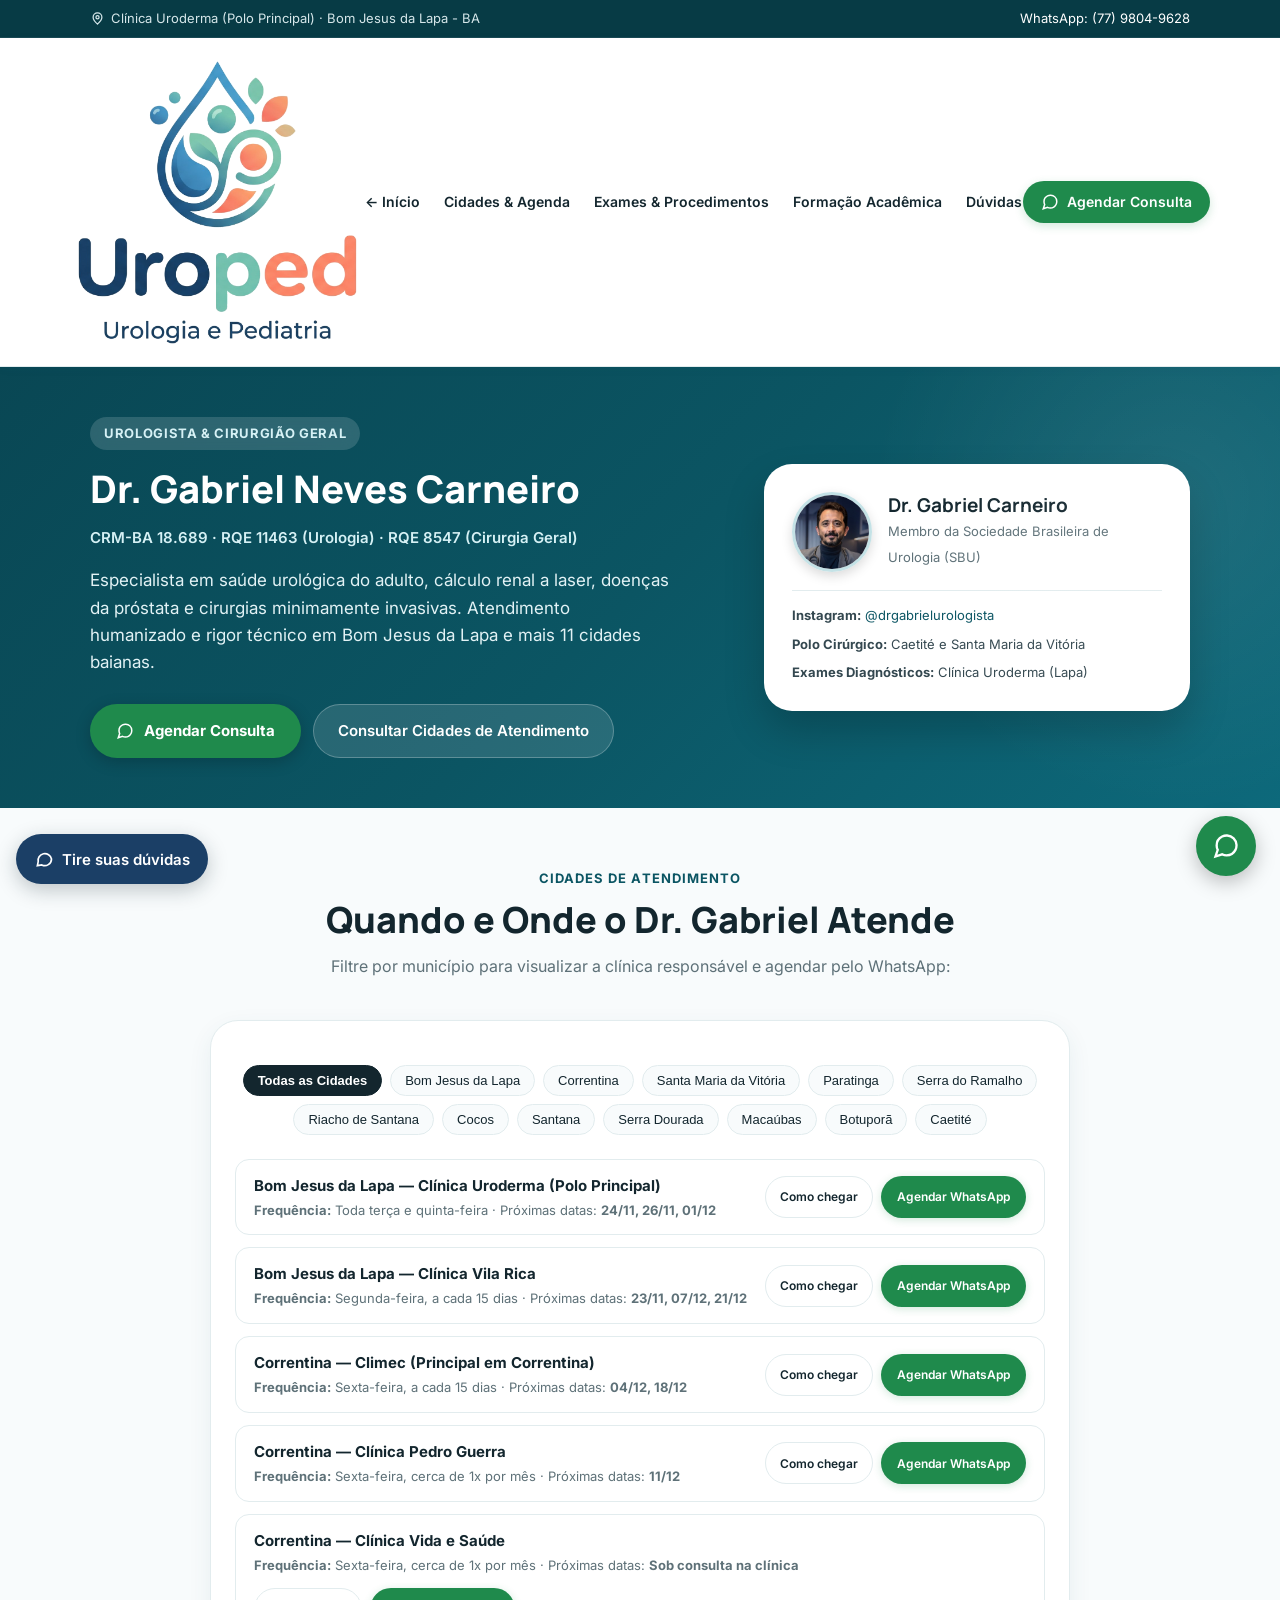
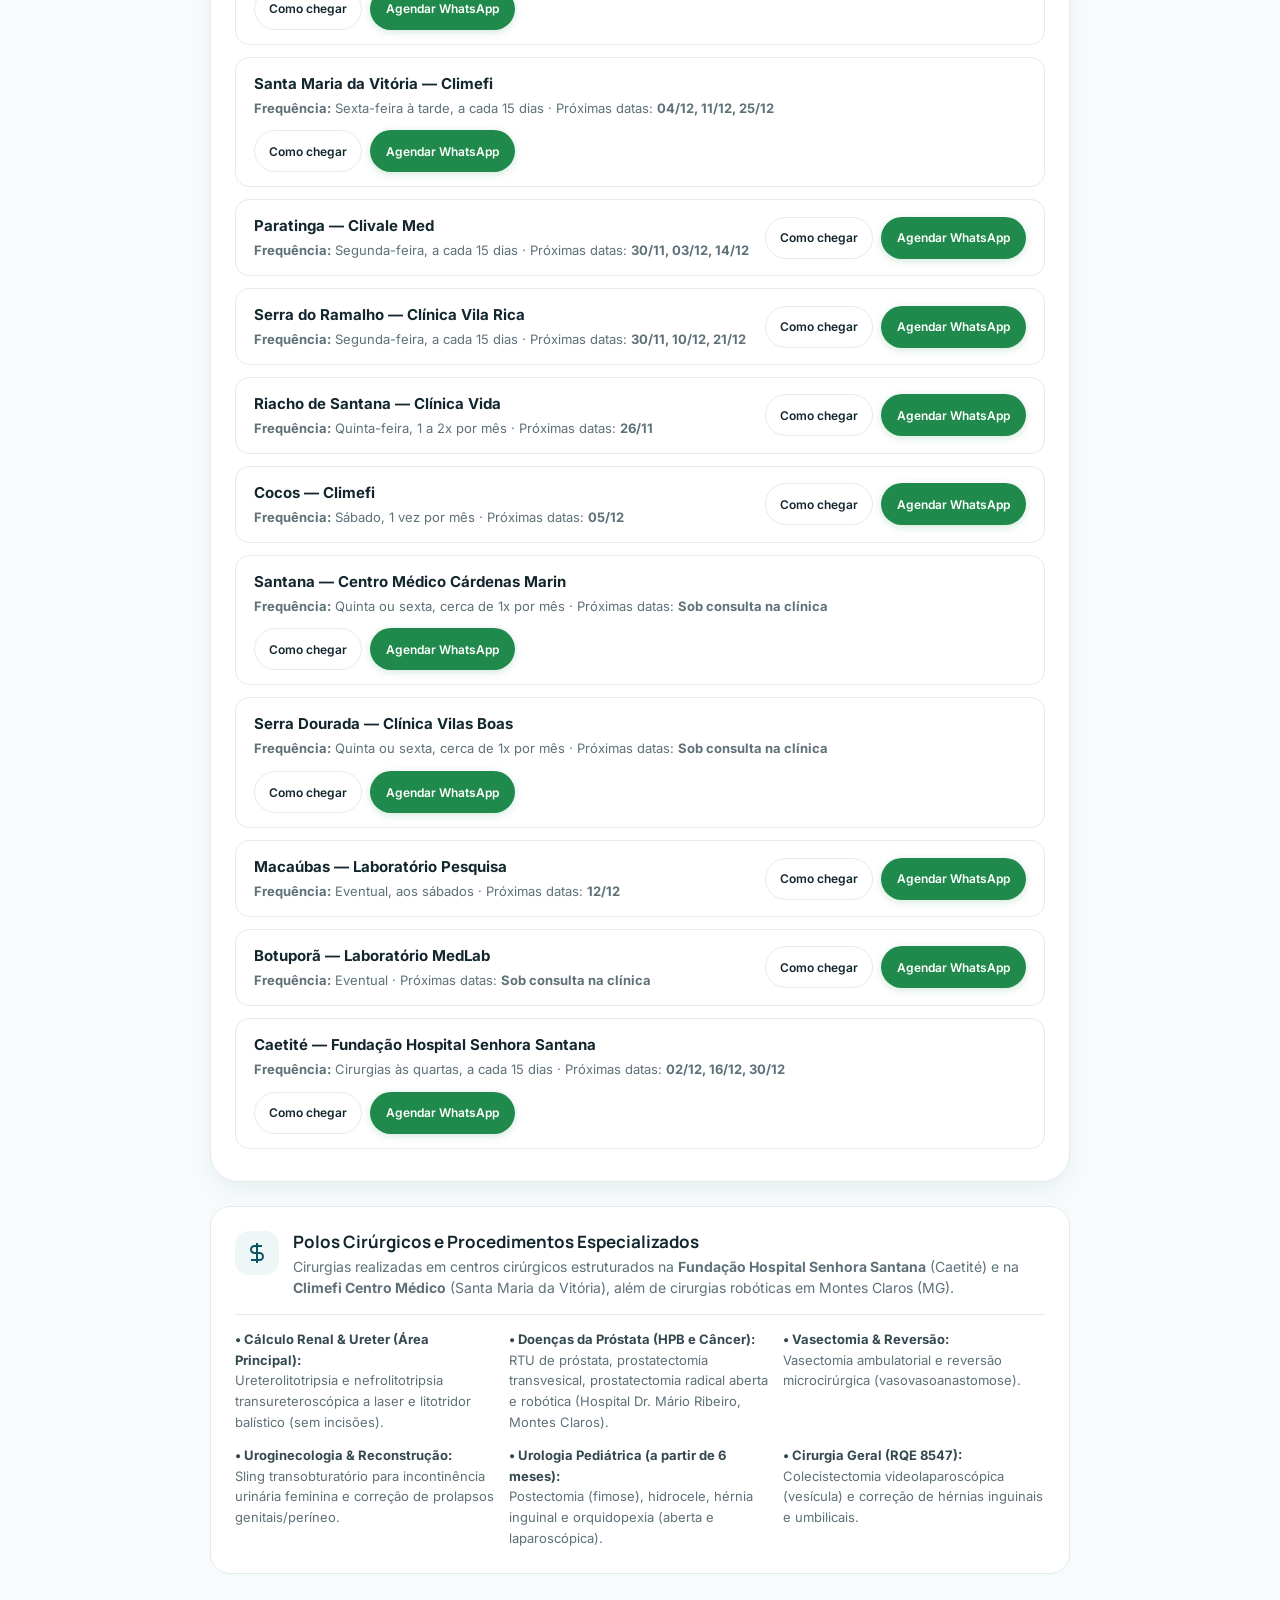
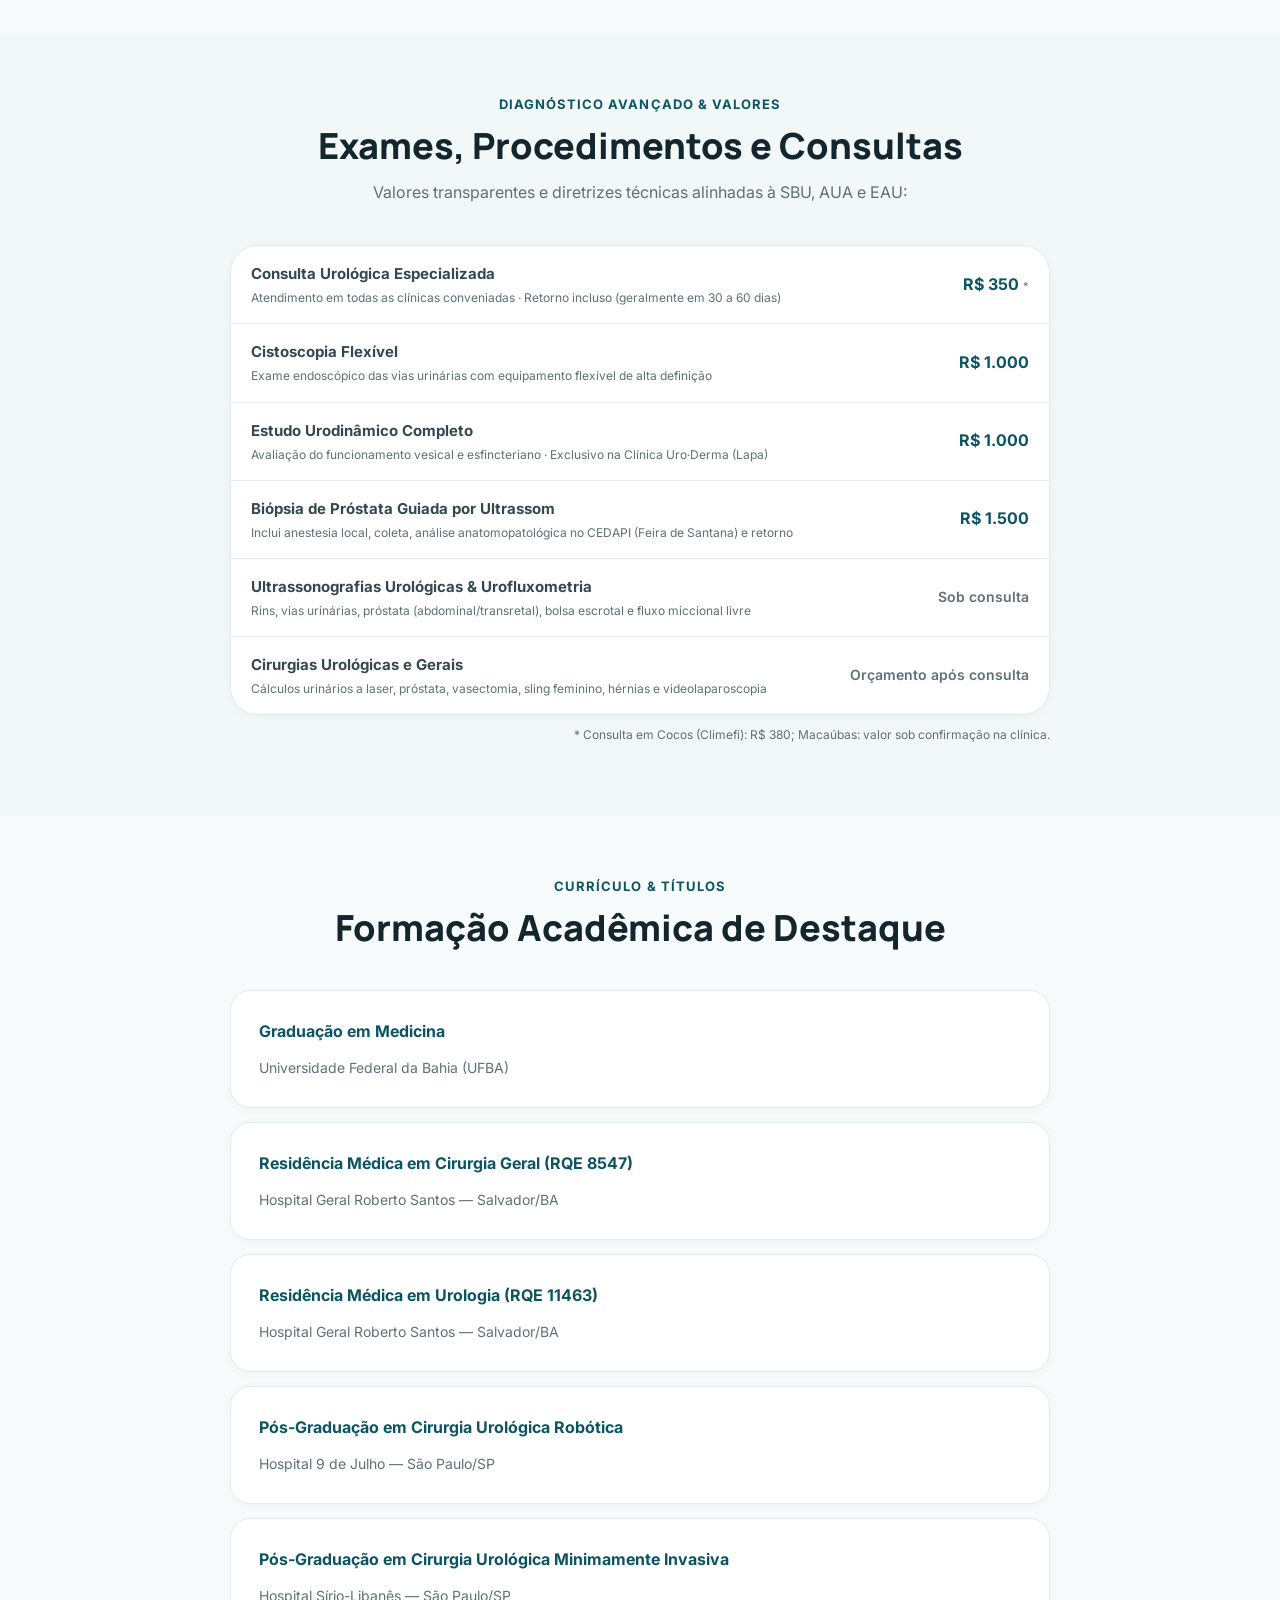
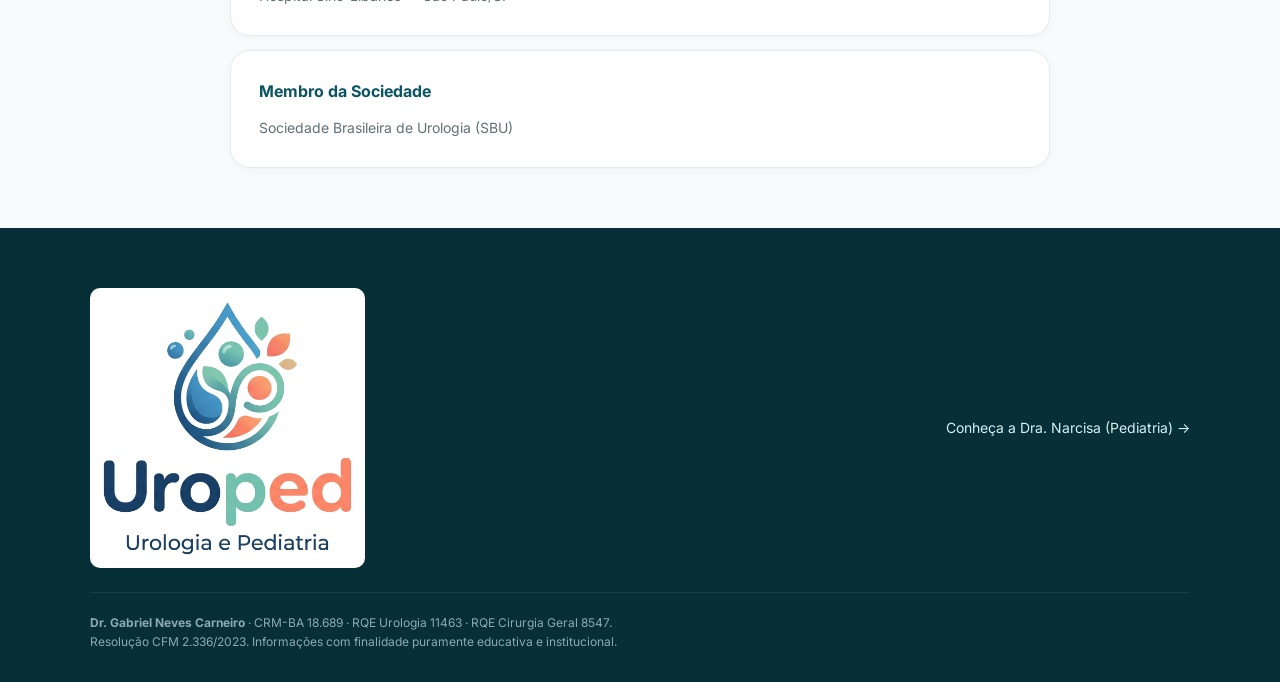
<file: gabriel.html>
<!DOCTYPE html>
<html lang="pt-BR">
<head>
  <meta charset="UTF-8">
  <meta name="viewport" content="width=device-width, initial-scale=1.0">
  <title>Dr. Gabriel Neves Carneiro — Urologista e Cirurgião Geral | Uroped</title>
  <meta name="description" content="Dr. Gabriel Neves Carneiro (CRM-BA 18.689 · RQE 11463). Urologista com especialização em cirurgia minimamente invasiva e robótica no Sírio-Libanês e Hospital 9 de Julho.">
  <link rel="preconnect" href="https://fonts.googleapis.com">
  <link rel="preconnect" href="https://fonts.gstatic.com" crossorigin>
  <link href="https://fonts.googleapis.com/css2?family=Inter:wght@400;500;600;700&family=Manrope:wght@600;700;800&display=swap" rel="stylesheet">
  <link rel="stylesheet" href="css/style.css">
  <link rel="stylesheet" href="css/assistente.css">
</head>
<body>

  <!-- Topbar -->
  <div class="topbar">
    <div class="container topbar-content">
      <div class="topbar-item">
        <svg width="15" height="15" viewBox="0 0 24 24" fill="none" stroke="currentColor" stroke-width="2">
          <path d="M12 21s-7-6.2-7-11a7 7 0 0 1 14 0c0 4.8-7 11-7 11z"></path>
          <circle cx="12" cy="10" r="2.5"></circle>
        </svg>
        <span>Clínica Uroderma (Polo Principal) · Bom Jesus da Lapa - BA</span>
      </div>
      <div class="topbar-item">
        <a href="https://wa.me/557798049628?text=Olá!%20Quero%20agendar%20consulta%20com%20o%20Dr.%20Gabriel%20Carneiro." target="_blank" rel="noopener">WhatsApp: (77) 9804-9628</a>
      </div>
    </div>
  </div>

  <!-- Navegação -->
  <header class="main-header">
    <div class="container nav-content">
      <a href="index.html" class="brand-logo" aria-label="Voltar para início">
        <img src="logos/uroped-logo-transparente.png" alt="Logomarca Uroped" class="brand-logo-img">
      </a>

      <nav class="nav-links">
        <a href="index.html">← Início</a>
        <a href="#agenda">Cidades & Agenda</a>
        <a href="#procedimentos">Exames & Procedimentos</a>
        <a href="#formacao">Formação Acadêmica</a>
        <a href="#faq">Dúvidas</a>
      </nav>

      <a href="https://wa.me/557798049628?text=Olá!%20Gostaria%20de%20agendar%20uma%20consulta%20com%20o%20Dr.%20Gabriel%20Carneiro." target="_blank" rel="noopener" class="btn-header-cta">
        <svg width="18" height="18" viewBox="0 0 24 24" fill="none" stroke="currentColor" stroke-width="2">
          <path d="M21 11.5a8.38 8.38 0 0 1-.9 3.8 8.5 8.5 0 0 1-7.6 4.7 8.38 8.38 0 0 1-3.8-.9L3 21l1.9-5.7a8.38 8.38 0 0 1-.9-3.8 8.5 8.5 0 0 1 4.7-7.6 8.38 8.38 0 0 1 3.8-.9h.5a8.48 8.48 0 0 1 8 8v.5z"></path>
        </svg>
        <span>Agendar Consulta</span>
      </a>
    </div>
  </header>

  <!-- Hero Perfil Médico -->
  <section class="hero-wrapper" style="padding: 50px 0;">
    <div class="container hero-grid">
      <div>
        <div class="hero-tag">Urologista & Cirurgião Geral</div>
        <h1 class="hero-title" style="font-size: 38px;">Dr. Gabriel Neves Carneiro</h1>
        <div style="font-size: 15px; color: #D6F1F5; margin-bottom: 16px; font-weight: 600;">
          CRM-BA 18.689 · RQE 11463 (Urologia) · RQE 8547 (Cirurgia Geral)
        </div>
        <p class="hero-desc">
          Especialista em saúde urológica do adulto, cálculo renal a laser, doenças da próstata e cirurgias minimamente invasivas. Atendimento humanizado e rigor técnico em Bom Jesus da Lapa e mais 11 cidades baianas.
        </p>
        <div class="hero-buttons">
          <a href="https://wa.me/557798049628?text=Olá!%20Quero%20agendar%20uma%20consulta%20com%20o%20Dr.%20Gabriel%20Carneiro." target="_blank" rel="noopener" class="btn-hero-primary">
            <svg width="18" height="18" viewBox="0 0 24 24" fill="none" stroke="currentColor" stroke-width="2">
              <path d="M21 11.5a8.38 8.38 0 0 1-.9 3.8 8.5 8.5 0 0 1-7.6 4.7 8.38 8.38 0 0 1-3.8-.9L3 21l1.9-5.7a8.38 8.38 0 0 1-.9-3.8 8.5 8.5 0 0 1 4.7-7.6 8.38 8.38 0 0 1 3.8-.9h.5a8.48 8.48 0 0 1 8 8v.5z"></path>
            </svg>
            Agendar Consulta
          </a>
          <a href="#agenda" class="btn-hero-secondary">Consultar Cidades de Atendimento</a>
        </div>
      </div>

      <div>
        <div class="hero-card-box">
          <div style="display: flex; gap: 16px; align-items: center;">
            <img src="fotos/dr-gabriel.jpg" alt="Dr. Gabriel Neves Carneiro" style="width: 80px; height: 80px; border-radius: var(--radius-full); object-fit: cover; border: 3px solid #C4E2E6; box-shadow: 0 4px 12px rgba(0,0,0,0.15); flex-shrink: 0;">
            <div>
              <h3 style="font-size: 19px; margin: 0; color: var(--text-title);">Dr. Gabriel Carneiro</h3>
              <span style="font-size: 13px; color: var(--text-muted);">Membro da Sociedade Brasileira de Urologia (SBU)</span>
            </div>
          </div>
          <div style="border-top: 1px solid var(--border-light); padding-top: 14px; display: flex; flex-direction: column; gap: 8px; font-size: 13px;">
            <div><strong>Instagram:</strong> <a href="https://www.instagram.com/drgabrielurologista/" target="_blank" rel="noopener">@drgabrielurologista</a></div>
            <div><strong>Polo Cirúrgico:</strong> Caetité e Santa Maria da Vitória</div>
            <div><strong>Exames Diagnósticos:</strong> Clínica Uroderma (Lapa)</div>
          </div>
        </div>
      </div>
    </div>
  </section>

  <!-- Agenda Filtrável por Cidade -->
  <section id="agenda" class="section-pad">
    <div class="container">
      <div class="section-header-center">
        <span class="section-pretitle">Cidades de Atendimento</span>
        <h2 class="section-main-title">Quando e Onde o Dr. Gabriel Atende</h2>
        <p class="section-subtitle">Filtre por município para visualizar a clínica responsável e agendar pelo WhatsApp:</p>
      </div>

      <div class="locations-container" style="max-width: 860px; margin: 0 auto;">
        <div class="city-scroll-chips" id="gabriel-chips" style="justify-content: center; margin-bottom: 24px;"></div>
        <div id="gabriel-agenda-rows" style="display: flex; flex-direction: column; gap: 12px;"></div>
      </div>

      <!-- Destaque Cirúrgico e Polos Hospitalares -->
      <div style="max-width: 860px; margin: 24px auto 0; background: var(--bg-white); border-radius: var(--radius-lg); padding: 24px; border: 1px solid var(--border-light); display: flex; flex-direction: column; gap: 16px;">
        <div style="display: flex; align-items: flex-start; gap: 14px;">
          <div style="width: 44px; height: 44px; border-radius: var(--radius-md); background: var(--primary-light); color: var(--primary); display: flex; align-items: center; justify-content: center; flex-shrink: 0;">
            <svg width="24" height="24" viewBox="0 0 24 24" fill="none" stroke="currentColor" stroke-width="2">
              <path d="M12 2v20M17 5H9.5a3.5 3.5 0 0 0 0 7h5a3.5 3.5 0 0 1 0 7H6"/>
            </svg>
          </div>
          <div>
            <h4 style="margin: 0 0 4px; font-size: 17px; color: var(--text-title);">Polos Cirúrgicos e Procedimentos Especializados</h4>
            <p style="margin: 0; font-size: 14px; color: var(--text-muted); line-height: 1.5;">
              Cirurgias realizadas em centros cirúrgicos estruturados na <strong>Fundação Hospital Senhora Santana</strong> (Caetité) e na <strong>Climefi Centro Médico</strong> (Santa Maria da Vitória), além de cirurgias robóticas em Montes Claros (MG).
            </p>
          </div>
        </div>

        <div style="display: grid; grid-template-columns: repeat(auto-fit, minmax(260px, 1fr)); gap: 12px; font-size: 13px; color: var(--text-body); border-top: 1px solid var(--border-light); padding-top: 14px;">
          <div>
            <strong>• Cálculo Renal & Ureter (Área Principal):</strong><br>
            <span style="color: var(--text-muted);">Ureterolitotripsia e nefrolitotripsia transureteroscópica a laser e litotridor balístico (sem incisões).</span>
          </div>
          <div>
            <strong>• Doenças da Próstata (HPB e Câncer):</strong><br>
            <span style="color: var(--text-muted);">RTU de próstata, prostatectomia transvesical, prostatectomia radical aberta e robótica (Hospital Dr. Mário Ribeiro, Montes Claros).</span>
          </div>
          <div>
            <strong>• Vasectomia & Reversão:</strong><br>
            <span style="color: var(--text-muted);">Vasectomia ambulatorial e reversão microcirúrgica (vasovasoanastomose).</span>
          </div>
          <div>
            <strong>• Uroginecologia & Reconstrução:</strong><br>
            <span style="color: var(--text-muted);">Sling transobturatório para incontinência urinária feminina e correção de prolapsos genitais/períneo.</span>
          </div>
          <div>
            <strong>• Urologia Pediátrica (a partir de 6 meses):</strong><br>
            <span style="color: var(--text-muted);">Postectomia (fimose), hidrocele, hérnia inguinal e orquidopexia (aberta e laparoscópica).</span>
          </div>
          <div>
            <strong>• Cirurgia Geral (RQE 8547):</strong><br>
            <span style="color: var(--text-muted);">Colecistectomia videolaparoscópica (vesícula) e correção de hérnias inguinais e umbilicais.</span>
          </div>
        </div>
      </div>
    </div>
  </section>

  <!-- Exames e Procedimentos -->
  <section id="procedimentos" class="section-pad-alt">
    <div class="container" style="max-width: 860px;">
      <div class="section-header-center">
        <span class="section-pretitle">Diagnóstico Avançado & Valores</span>
        <h2 class="section-main-title">Exames, Procedimentos e Consultas</h2>
        <p class="section-subtitle">Valores transparentes e diretrizes técnicas alinhadas à SBU, AUA e EAU:</p>
      </div>

      <div style="background: var(--bg-white); border-radius: var(--radius-xl); overflow: hidden; border: 1px solid var(--border-light); box-shadow: var(--shadow-subtle);">
        <div style="display: flex; justify-content: space-between; align-items: center; padding: 16px 20px; border-bottom: 1px solid var(--border-light); font-size: 15px;">
          <div>
            <strong>Consulta Urológica Especializada</strong>
            <div style="font-size: 12px; color: var(--text-muted); margin-top: 2px;">Atendimento em todas as clínicas conveniadas · Retorno incluso (geralmente em 30 a 60 dias)</div>
          </div>
          <span style="font-weight: 700; color: var(--primary); font-size: 16px; white-space: nowrap;">R$ 350 <span style="font-size: 11px; font-weight: normal; color: var(--text-muted);">*</span></span>
        </div>
        <div style="display: flex; justify-content: space-between; align-items: center; padding: 16px 20px; border-bottom: 1px solid var(--border-light); font-size: 15px;">
          <div>
            <strong>Cistoscopia Flexível</strong>
            <div style="font-size: 12px; color: var(--text-muted); margin-top: 2px;">Exame endoscópico das vias urinárias com equipamento flexível de alta definição</div>
          </div>
          <span style="font-weight: 700; color: var(--primary); font-size: 16px; white-space: nowrap;">R$ 1.000</span>
        </div>
        <div style="display: flex; justify-content: space-between; align-items: center; padding: 16px 20px; border-bottom: 1px solid var(--border-light); font-size: 15px;">
          <div>
            <strong>Estudo Urodinâmico Completo</strong>
            <div style="font-size: 12px; color: var(--text-muted); margin-top: 2px;">Avaliação do funcionamento vesical e esfincteriano · Exclusivo na Clínica Uro·Derma (Lapa)</div>
          </div>
          <span style="font-weight: 700; color: var(--primary); font-size: 16px; white-space: nowrap;">R$ 1.000</span>
        </div>
        <div style="display: flex; justify-content: space-between; align-items: center; padding: 16px 20px; border-bottom: 1px solid var(--border-light); font-size: 15px;">
          <div>
            <strong>Biópsia de Próstata Guiada por Ultrassom</strong>
            <div style="font-size: 12px; color: var(--text-muted); margin-top: 2px;">Inclui anestesia local, coleta, análise anatomopatológica no CEDAPI (Feira de Santana) e retorno</div>
          </div>
          <span style="font-weight: 700; color: var(--primary); font-size: 16px; white-space: nowrap;">R$ 1.500</span>
        </div>
        <div style="display: flex; justify-content: space-between; align-items: center; padding: 16px 20px; border-bottom: 1px solid var(--border-light); font-size: 15px;">
          <div>
            <strong>Ultrassonografias Urológicas & Urofluxometria</strong>
            <div style="font-size: 12px; color: var(--text-muted); margin-top: 2px;">Rins, vias urinárias, próstata (abdominal/transretal), bolsa escrotal e fluxo miccional livre</div>
          </div>
          <span style="font-weight: 600; color: var(--text-muted); font-size: 14px;">Sob consulta</span>
        </div>
        <div style="display: flex; justify-content: space-between; align-items: center; padding: 16px 20px; font-size: 15px;">
          <div>
            <strong>Cirurgias Urológicas e Gerais</strong>
            <div style="font-size: 12px; color: var(--text-muted); margin-top: 2px;">Cálculos urinários a laser, próstata, vasectomia, sling feminino, hérnias e videolaparoscopia</div>
          </div>
          <span style="font-weight: 600; color: var(--text-muted); font-size: 14px;">Orçamento após consulta</span>
        </div>
      </div>
      <p style="font-size: 12px; color: var(--text-muted); margin-top: 10px; text-align: right;">* Consulta em Cocos (Climefi): R$ 380; Macaúbas: valor sob confirmação na clínica.</p>
    </div>
  </section>

  <!-- Formação Acadêmica e Qualificações -->
  <section id="formacao" class="section-pad">
    <div class="container" style="max-width: 860px;">
      <div class="section-header-center">
        <span class="section-pretitle">Currículo & Títulos</span>
        <h2 class="section-main-title">Formação Acadêmica de Destaque</h2>
      </div>

      <div style="display: flex; flex-direction: column; gap: 14px;">
        <div class="step-card">
          <div style="font-weight: 700; font-size: 16px; color: var(--primary);">Graduação em Medicina</div>
          <div style="font-size: 14px; color: var(--text-muted);">Universidade Federal da Bahia (UFBA)</div>
        </div>
        <div class="step-card">
          <div style="font-weight: 700; font-size: 16px; color: var(--primary);">Residência Médica em Cirurgia Geral (RQE 8547)</div>
          <div style="font-size: 14px; color: var(--text-muted);">Hospital Geral Roberto Santos — Salvador/BA</div>
        </div>
        <div class="step-card">
          <div style="font-weight: 700; font-size: 16px; color: var(--primary);">Residência Médica em Urologia (RQE 11463)</div>
          <div style="font-size: 14px; color: var(--text-muted);">Hospital Geral Roberto Santos — Salvador/BA</div>
        </div>
        <div class="step-card">
          <div style="font-weight: 700; font-size: 16px; color: var(--primary);">Pós-Graduação em Cirurgia Urológica Robótica</div>
          <div style="font-size: 14px; color: var(--text-muted);">Hospital 9 de Julho — São Paulo/SP</div>
        </div>
        <div class="step-card">
          <div style="font-weight: 700; font-size: 16px; color: var(--primary);">Pós-Graduação em Cirurgia Urológica Minimamente Invasiva</div>
          <div style="font-size: 14px; color: var(--text-muted);">Hospital Sírio-Libanês — São Paulo/SP</div>
        </div>
        <div class="step-card">
          <div style="font-weight: 700; font-size: 16px; color: var(--primary);">Membro da Sociedade</div>
          <div style="font-size: 14px; color: var(--text-muted);">Sociedade Brasileira de Urologia (SBU)</div>
        </div>
      </div>
    </div>
  </section>

  <!-- Rodapé -->
  <footer class="footer-corporate">
    <div class="container">
      <div style="display: flex; justify-content: space-between; align-items: center; flex-wrap: wrap; gap: 14px; border-bottom: 1px solid rgba(255,255,255,0.08); padding-bottom: 24px;">
        <a href="index.html"><img src="logos/uroped-logo-transparente.png" alt="Uroped Especialidades" style="height: 280px; border-radius: 10px; background: #fff; padding: 6px; display: block;"></a>
        <a href="narcisa.html" style="color: #D6F1F5;">Conheça a Dra. Narcisa (Pediatria) →</a>
      </div>
      <div class="footer-cfm-compliance" style="padding-top: 20px;">
        <strong>Dr. Gabriel Neves Carneiro</strong> · CRM-BA 18.689 · RQE Urologia 11463 · RQE Cirurgia Geral 8547.<br>
        Resolução CFM 2.336/2023. Informações com finalidade puramente educativa e institucional.
      </div>
    </div>
  </footer>

  <!-- Botão Flutuante -->
  <a href="https://wa.me/557798049628?text=Olá!%20Gostaria%20de%20agendar%20uma%20consulta%20com%20o%20Dr.%20Gabriel%20Carneiro." target="_blank" rel="noopener" class="floating-wa-btn" aria-label="WhatsApp Dr. Gabriel">
    <span class="floating-wa-tooltip">Agendar Consulta</span>
    <svg width="28" height="28" viewBox="0 0 24 24" fill="none" stroke="currentColor" stroke-width="2">
      <path d="M21 11.5a8.38 8.38 0 0 1-.9 3.8 8.5 8.5 0 0 1-7.6 4.7 8.38 8.38 0 0 1-3.8-.9L3 21l1.9-5.7a8.38 8.38 0 0 1-.9-3.8 8.5 8.5 0 0 1 4.7-7.6 8.38 8.38 0 0 1 3.8-.9h.5a8.48 8.48 0 0 1 8 8v.5z"></path>
    </svg>
  </a>

<script>
const GABRIEL_DATA = [
  { cidade: "Bom Jesus da Lapa", clinica: "Clínica Uroderma (Polo Principal)", wa: "5577998049628", frequencia: "Toda terça e quinta-feira", data: "24/11, 26/11, 01/12", maps: "https://maps.google.com/?q=Av.+Agenor+de+Oliveira+Magalhaes+671+Bom+Jesus+da+Lapa" },
  { cidade: "Bom Jesus da Lapa", clinica: "Clínica Vila Rica", wa: "5577991980895", frequencia: "Segunda-feira, a cada 15 dias", data: "23/11, 07/12, 21/12", maps: "https://maps.google.com/?q=Clinica+Vila+Rica+Bom+Jesus+da+Lapa" },
  { cidade: "Correntina", clinica: "Climec (Principal em Correntina)", wa: "5577998654077", frequencia: "Sexta-feira, a cada 15 dias", data: "04/12, 18/12", maps: "https://maps.google.com/?q=Climec+Correntina" },
  { cidade: "Correntina", clinica: "Clínica Pedro Guerra", wa: "5577998455316", frequencia: "Sexta-feira, cerca de 1x por mês", data: "11/12", maps: "https://maps.google.com/?q=Clinica+Pedro+Guerra+Correntina" },
  { cidade: "Correntina", clinica: "Clínica Vida e Saúde", wa: "5577998444004", frequencia: "Sexta-feira, cerca de 1x por mês", data: "Sob consulta na clínica", maps: "https://maps.google.com/?q=Clinica+Vida+e+Saude+Correntina" },
  { cidade: "Santa Maria da Vitória", clinica: "Climefi", wa: "5577998413648", frequencia: "Sexta-feira à tarde, a cada 15 dias", data: "04/12, 11/12, 25/12", maps: "https://maps.google.com/?q=Climef+Santa+Maria+da+Vitoria" },
  { cidade: "Paratinga", clinica: "Clivale Med", wa: "5577999201219", frequencia: "Segunda-feira, a cada 15 dias", data: "30/11, 03/12, 14/12", maps: "https://maps.google.com/?q=Clivale+Paratinga" },
  { cidade: "Serra do Ramalho", clinica: "Clínica Vila Rica", wa: "5577991862121", frequencia: "Segunda-feira, a cada 15 dias", data: "30/11, 10/12, 21/12", maps: "https://maps.google.com/?q=Clinica+Vila+Rica+Serra+do+Ramalho" },
  { cidade: "Riacho de Santana", clinica: "Clínica Vida", wa: "5577999515049", frequencia: "Quinta-feira, 1 a 2x por mês", data: "26/11", maps: "https://maps.google.com/?q=Clinica+Vida+Riacho+de+Santana" },
  { cidade: "Cocos", clinica: "Climefi", wa: "5577991538953", frequencia: "Sábado, 1 vez por mês", data: "05/12", maps: "https://maps.google.com/?q=Climef+Cocos" },
  { cidade: "Santana", clinica: "Centro Médico Cárdenas Marin", wa: "557781428514", frequencia: "Quinta ou sexta, cerca de 1x por mês", data: "Sob consulta na clínica", maps: "https://maps.google.com/?q=Centro+Medico+Cardenas+Marim+Santana" },
  { cidade: "Serra Dourada", clinica: "Clínica Vilas Boas", wa: "557791621963", frequencia: "Quinta ou sexta, cerca de 1x por mês", data: "Sob consulta na clínica", maps: "https://maps.google.com/?q=Clinica+Vilas+Boas+Serra+Dourada" },
  { cidade: "Macaúbas", clinica: "Laboratório Pesquisa", wa: "5577999999495", frequencia: "Eventual, aos sábados", data: "12/12", maps: "https://maps.google.com/?q=Laboratorio+Pesquisa+Macaubas" },
  { cidade: "Botuporã", clinica: "Laboratório MedLab", wa: "5577991713384", frequencia: "Eventual", data: "Sob consulta na clínica", maps: "https://maps.google.com/?q=Laboratorio+MedLab+Botupora" },
  { cidade: "Caetité", clinica: "Fundação Hospital Senhora Santana", wa: "5577999418816", frequencia: "Cirurgias às quartas, a cada 15 dias", data: "02/12, 16/12, 30/12", maps: "https://maps.google.com/?q=Hospital+Senhora+Santana+Caetite" }
];

let gabrielCity = "todas";
const gabrielUniqueCities = ["todas", ...Array.from(new Set(GABRIEL_DATA.map(g => g.cidade)))];

function renderGabrielChips() {
  const container = document.getElementById("gabriel-chips");
  container.innerHTML = "";
  gabrielUniqueCities.forEach(c => {
    const btn = document.createElement("button");
    btn.type = "button";
    btn.className = `chip-btn ${c === gabrielCity ? 'selected' : ''}`;
    btn.textContent = c === "todas" ? "Todas as Cidades" : c;
    btn.addEventListener("click", () => {
      gabrielCity = c;
      renderGabrielChips();
      renderGabrielList();
    });
    container.appendChild(btn);
  });
}

function renderGabrielList() {
  const container = document.getElementById("gabriel-agenda-rows");
  container.innerHTML = "";

  const filtered = GABRIEL_DATA.filter(g => gabrielCity === "todas" || g.cidade === gabrielCity);

  filtered.forEach(item => {
    const row = document.createElement("div");
    row.style.cssText = "display: flex; align-items: center; justify-content: space-between; padding: 14px 18px; border: 1px solid var(--border-light); border-radius: var(--radius-md); background: #fff; gap: 12px; flex-wrap: wrap;";
    const waText = encodeURIComponent(`Olá! Quero agendar consulta com Dr. Gabriel Carneiro em ${item.cidade}, na ${item.clinica}.`);
    const waUrl = `https://wa.me/${item.wa}?text=${waText}`;

    row.innerHTML = `
      <div>
        <div style="font-weight: 700; font-size: 15px; color: var(--text-title);">${item.cidade} — ${item.clinica}</div>
        <div style="font-size: 13px; color: var(--text-muted); margin-top: 2px;">
          <span><strong>Frequência:</strong> ${item.frequencia}</span> · 
          <span>Próximas datas: <strong>${item.data}</strong></span>
        </div>
      </div>
      <div style="display: flex; gap: 8px;">
        <a href="${item.maps}" target="_blank" rel="noopener" class="btn-unit-maps" style="padding: 0 14px; font-size: 12px;">Como chegar</a>
        <a href="${waUrl}" target="_blank" rel="noopener" class="btn-unit-wa" style="padding: 0 16px; font-size: 12px;">Agendar WhatsApp</a>
      </div>
    `;
    container.appendChild(row);
  });
}

document.addEventListener("DOMContentLoaded", () => {
  renderGabrielChips();
  renderGabrielList();
});
</script>

  <script src="js/assistente.js" defer></script>
</body>
</html>
</file>
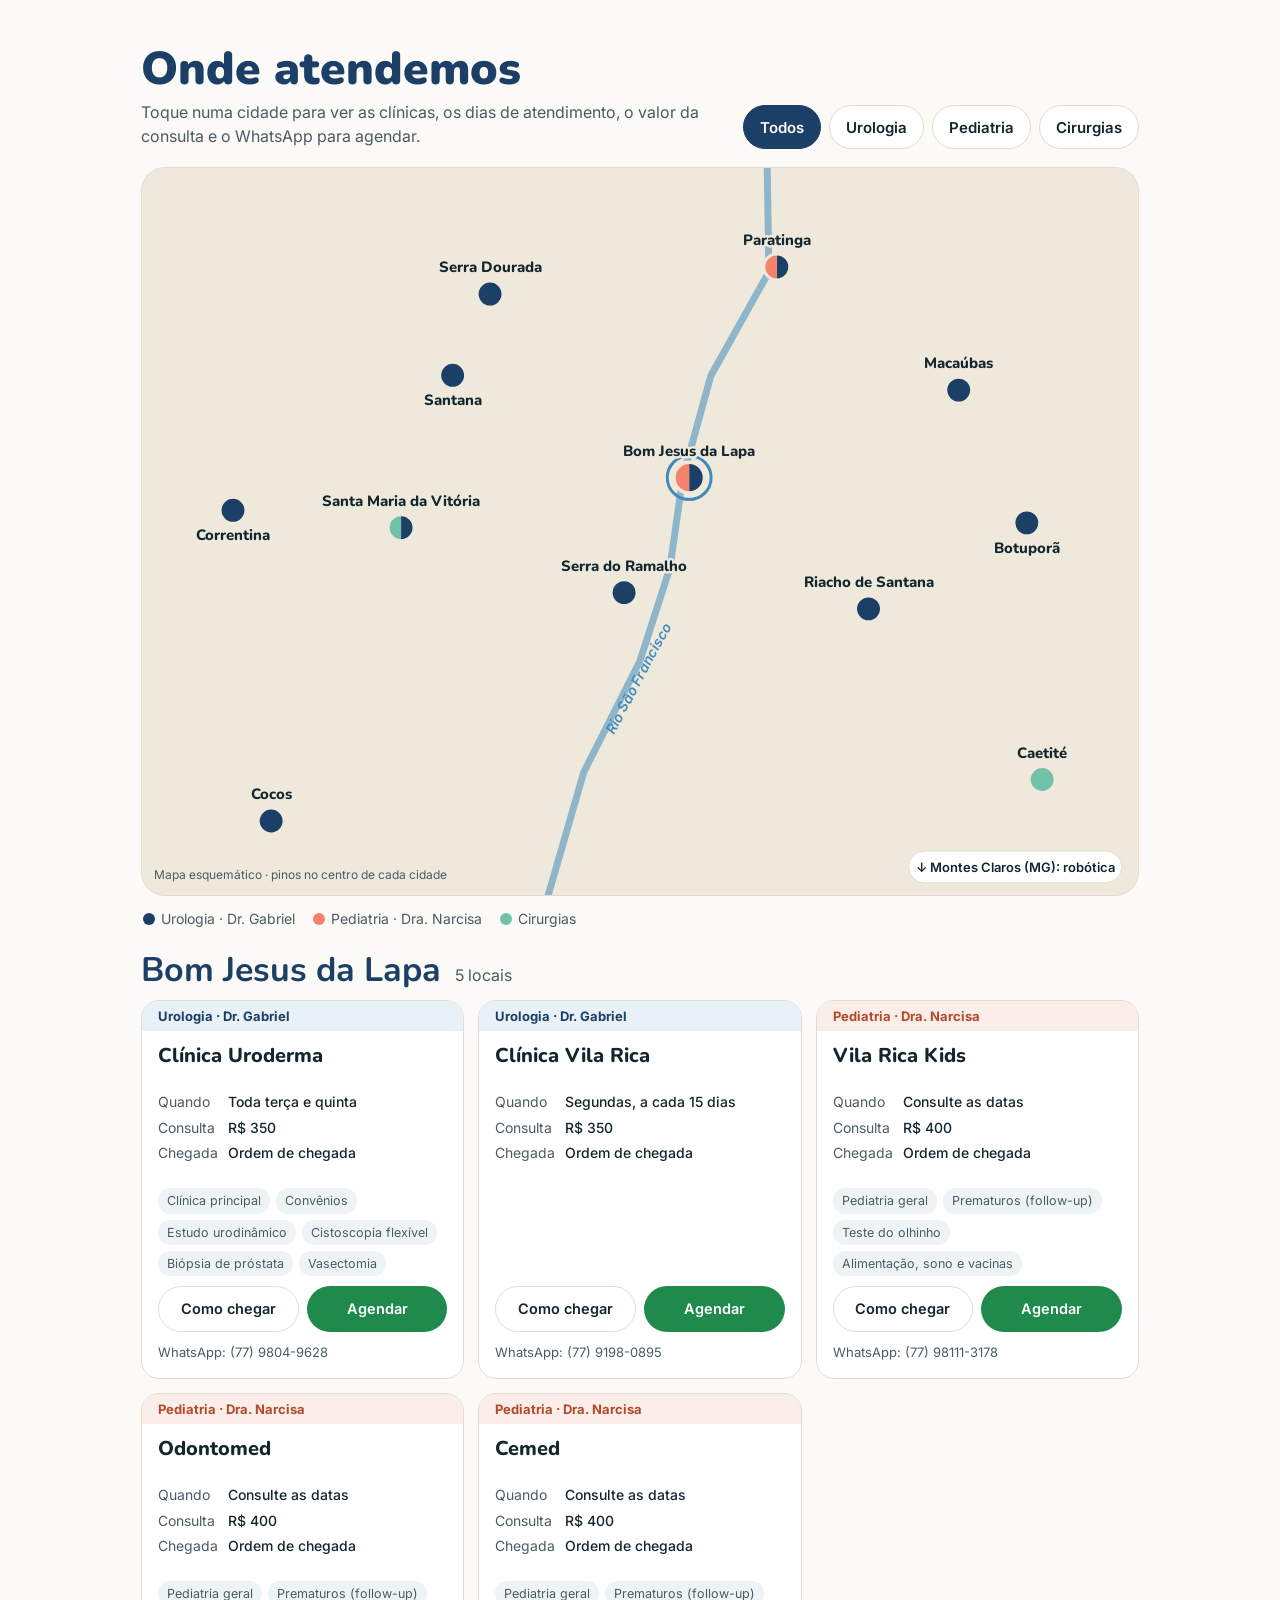
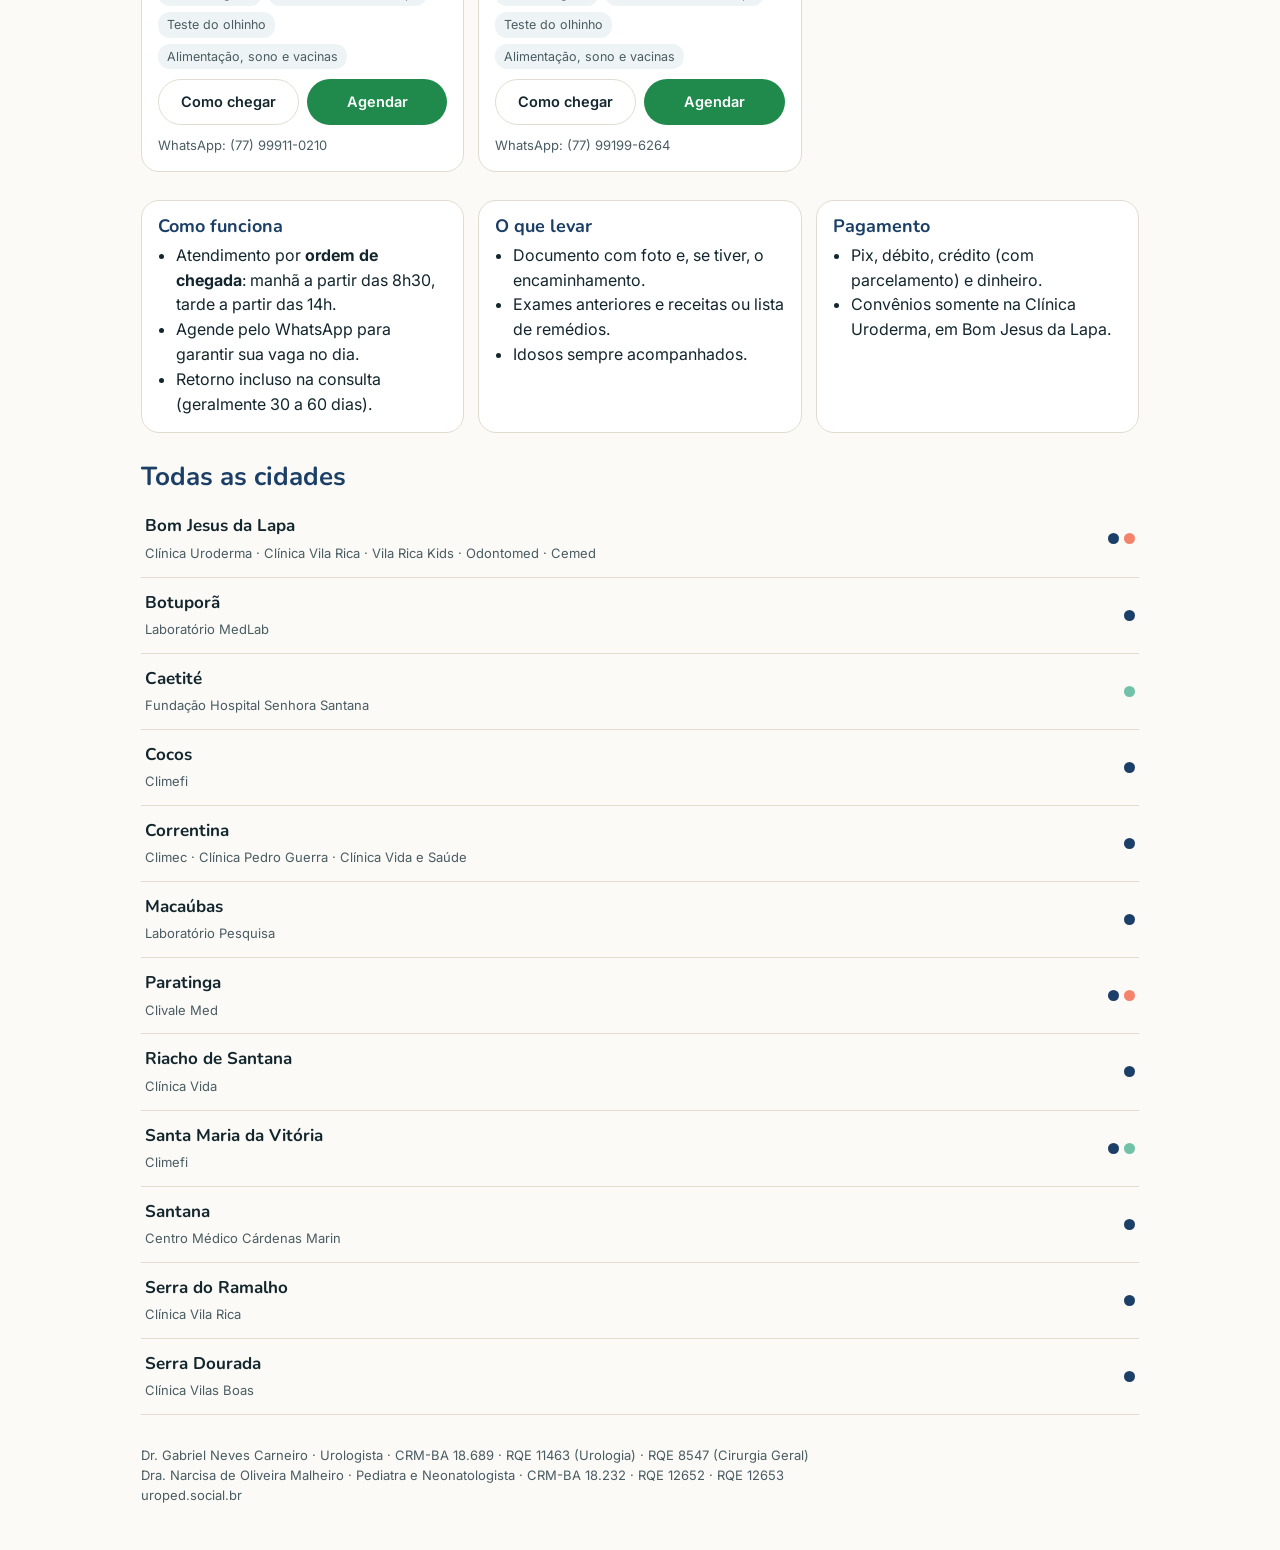
<file: mapa.html>
<!DOCTYPE html>
<html lang="pt-BR">
<head>
<meta charset="utf-8">
<meta name="viewport" content="width=device-width, initial-scale=1">
<title>Uroped · Onde atendemos</title>
<link rel="preconnect" href="https://fonts.googleapis.com">
<link href="https://fonts.googleapis.com/css2?family=Nunito:wght@700;800;900&family=Inter:wght@400;500;600&display=swap" rel="stylesheet">
<style>
/* VOICE: acolhedor e prático, para paciente da zona rural no celular
   IDEA: um mapa de rota do sertão — o rio São Francisco como eixo, as cidades como paradas
   PICTURE: mapa esquemático da região com pinos clicáveis por cidade
   COLOUR and TYPE: azul-marinho, menta e coral da logo Uroped; Nunito arredondada + Inter
   LAYOUT: filtros, mapa grande, ficha da cidade logo abaixo; lista completa no fim */
:root{color-scheme:light dark;
--bg:light-dark(#fbfaf6,#0f1b26);--ink:light-dark(#13262e,#e8eef1);--mute:light-dark(#4a5c63,#a9b8bf);
--land:light-dark(#efe9dc,#17283a);--line:light-dark(#e1dccf,#263a4e);--card:light-dark(#ffffff,#152434);
--navy:light-dark(#1b3f66,#8fb6e0);--blue:#418bbc;--mint:#72c2aa;--coral:light-dark(#b4482b,#f5967f);--coralf:#f5826a;--wa:#1f8a4c}
:root[data-theme=light]{color-scheme:light}:root[data-theme=dark]{color-scheme:dark}
*{box-sizing:border-box;min-width:0}
body{margin:0;background:var(--bg);color:var(--ink);font:16px/1.55 Inter,system-ui,sans-serif;overflow-x:clip}
h1,h2,h3{font-family:Nunito,Inter,sans-serif;line-height:1.08;margin:0;text-wrap:balance}
.wrap{max-width:1100px;margin:0 auto;padding:clamp(20px,4vw,44px) max(4vw,16px)}
header{display:flex;flex-wrap:wrap;align-items:end;justify-content:space-between;gap:12px 24px;margin-bottom:18px}
h1{font-size:clamp(30px,5vw,46px);font-weight:900;color:var(--navy)}
.sub{color:var(--mute);margin:6px 0 0;max-width:56ch}
.chips{display:flex;flex-wrap:wrap;gap:8px}
.chip{min-height:44px;padding:0 16px;border-radius:22px;border:1.5px solid var(--line);background:var(--card);color:var(--ink);font:600 15px Inter,sans-serif;cursor:pointer}
.chip[aria-pressed=true]{background:var(--navy);border-color:var(--navy);color:var(--bg)}
.chip:focus-visible,.pin:focus-visible,.row:focus-visible{outline:3px solid var(--blue);outline-offset:2px}
.mapbox{position:relative;background:var(--land);border-radius:24px;overflow:hidden;border:1px solid var(--line)}
.mapbox svg{display:block;width:100%;height:auto}
.city text{font:800 15px Nunito,sans-serif;fill:var(--ink);paint-order:stroke;stroke:var(--land);stroke-width:5px;stroke-linejoin:round}
.pin{cursor:pointer}.pin .dot{transition:transform .2s}
.pin.sel .ring{opacity:1}.ring{opacity:0}
.pin.off{opacity:.18;pointer-events:none}
.note{position:absolute;left:12px;bottom:10px;font-size:12px;color:var(--mute)}
.legend{display:flex;flex-wrap:wrap;gap:6px 18px;font-size:14px;color:var(--mute);margin:12px 2px 0}
.legend i{display:inline-block;width:12px;height:12px;border-radius:50%;margin-right:6px;vertical-align:-1px}
#ficha{margin-top:22px}
.fhead{display:flex;flex-wrap:wrap;align-items:baseline;gap:6px 14px;margin-bottom:12px}
.fhead h2{font-size:clamp(26px,4vw,34px);color:var(--navy)}
.fhead span{color:var(--mute)}
.cards{display:grid;grid-template-columns:repeat(auto-fill,minmax(min(100%,320px),1fr));gap:14px}
.card{background:var(--card);border:1px solid var(--line);border-radius:18px;overflow:hidden;display:flex;flex-direction:column}
.band{padding:7px 16px;font:700 13px Inter,sans-serif}
.band.uro{background:light-dark(#e8f0f8,#1d3550);color:var(--navy)}
.band.ped{background:light-dark(#fbeee8,#3a2620);color:var(--coral)}
.band.cir{background:light-dark(#eaf6f2,#1b3a33);color:light-dark(#20614f,#9fdcc9)}
.cb{padding:14px 16px 16px;display:flex;flex-direction:column;gap:10px;flex:1}
.cb h3{font-size:20px;font-weight:800}
.kv{display:grid;grid-template-columns:auto 1fr;gap:4px 10px;font-size:14px}
.kv dt{color:var(--mute)}.kv dd{margin:0;font-weight:500}
.price{white-space:nowrap;font-weight:700}
.tags{display:flex;flex-wrap:wrap;gap:6px}
.tag{font-size:12.5px;padding:3px 9px;border-radius:12px;background:light-dark(#eef4f5,#1e3142);color:var(--mute)}
.acts{display:grid;grid-template-columns:repeat(2,minmax(0,1fr));gap:8px;margin-top:auto}
.btn{min-height:46px;border-radius:23px;display:flex;align-items:center;justify-content:center;gap:6px;font-weight:600;font-size:14.5px;text-decoration:none;text-align:center;padding:0 10px}
.btn.wa{background:var(--wa);color:#fff}.btn.go{border:1.5px solid var(--line);color:var(--ink)}
.small{font-size:13px;color:var(--mute)}
.info{margin-top:28px;display:grid;grid-template-columns:repeat(auto-fit,minmax(min(100%,260px),1fr));gap:14px}
.info div{background:var(--card);border:1px solid var(--line);border-radius:18px;padding:16px}
.info h3{font-size:18px;margin-bottom:6px;color:var(--navy)}
.info ul{margin:0;padding-left:18px}
.list{margin-top:30px}
.list h2{font-size:26px;color:var(--navy);margin-bottom:10px}
.row{display:flex;justify-content:space-between;gap:12px;align-items:center;padding:12px 4px;border-bottom:1px solid var(--line);cursor:pointer;background:none;border-left:0;border-right:0;border-top:0;width:100%;text-align:left;color:var(--ink);font:inherit;min-height:44px}
.row b{font-family:Nunito,sans-serif;font-size:17px}
.dots{display:flex;gap:5px;flex:none}.dots i{width:11px;height:11px;border-radius:50%}
footer{margin-top:30px;font-size:13px;color:var(--mute)}
@media (prefers-reduced-motion:no-preference){.pin.sel .dot{transform:scale(1.18)}}
@media(max-width:600px){.city text{font-size:21px;stroke-width:6px}.kv{font-size:14.5px}}
</style>
</head>
<body>
<div class="wrap">
  <header>
    <div>
      <h1>Onde atendemos</h1>
      <p class="sub">Toque numa cidade para ver as clínicas, os dias de atendimento, o valor da consulta e o WhatsApp para agendar.</p>
    </div>
    <div class="chips" role="group" aria-label="Filtrar por especialidade">
      <button class="chip" data-f="todos" aria-pressed="true">Todos</button>
      <button class="chip" data-f="uro" aria-pressed="false">Urologia</button>
      <button class="chip" data-f="ped" aria-pressed="false">Pediatria</button>
      <button class="chip" data-f="cir" aria-pressed="false">Cirurgias</button>
    </div>
  </header>

  <div class="mapbox">
    <svg id="map" viewBox="0 0 1000 730" role="img" aria-label="Mapa esquemático das cidades de atendimento no oeste e sudoeste da Bahia"></svg>
    <span class="note">Mapa esquemático · pinos no centro de cada cidade</span>
  </div>
  <div class="legend">
    <span><i style="background:var(--navy)"></i>Urologia · Dr. Gabriel</span>
    <span><i style="background:var(--coralf)"></i>Pediatria · Dra. Narcisa</span>
    <span><i style="background:var(--mint)"></i>Cirurgias</span>
  </div>

  <section id="ficha" aria-live="polite"></section>

  <section class="info">
    <div><h3>Como funciona</h3><ul>
      <li>Atendimento por <b>ordem de chegada</b>: manhã a partir das 8h30, tarde a partir das 14h.</li>
      <li>Agende pelo WhatsApp para garantir sua vaga no dia.</li>
      <li>Retorno incluso na consulta (geralmente 30 a 60 dias).</li></ul></div>
    <div><h3>O que levar</h3><ul>
      <li>Documento com foto e, se tiver, o encaminhamento.</li>
      <li>Exames anteriores e receitas ou lista de remédios.</li>
      <li>Idosos sempre acompanhados.</li></ul></div>
    <div><h3>Pagamento</h3><ul>
      <li>Pix, débito, crédito (com parcelamento) e dinheiro.</li>
      <li>Convênios somente na Clínica Uroderma, em Bom Jesus da Lapa.</li></ul></div>
  </section>

  <section class="list">
    <h2>Todas as cidades</h2>
    <div id="lista"></div>
  </section>

  <footer>
    Dr. Gabriel Neves Carneiro · Urologista · CRM-BA 18.689 · RQE 11463 (Urologia) · RQE 8547 (Cirurgia Geral)<br>
    Dra. Narcisa de Oliveira Malheiro · Pediatra e Neonatologista · CRM-BA 18.232 · RQE 12652 · RQE 12653<br>
    uroped.social.br
  </footer>
</div>

<script>
{
const C={
 "Bom Jesus da Lapa":[-13.255,-43.418],"Paratinga":[-12.687,-43.184],"Serra do Ramalho":[-13.565,-43.592],
 "Santa Maria da Vitória":[-13.390,-44.188],"Cocos":[-14.181,-44.535],"Santana":[-12.979,-44.050],
 "Serra Dourada":[-12.760,-43.950],"Correntina":[-13.343,-44.637],"Riacho de Santana":[-13.609,-42.939],
 "Macaúbas":[-13.019,-42.698],"Botuporã":[-13.377,-42.516],"Caetité":[-14.069,-42.475]};
const LBL={"Santa Maria da Vitória":[0,-22],"Serra Dourada":[0,-22],"Santana":[0,30],"Correntina":[0,30],"Paratinga":[0,-22],"Botuporã":[0,30]};
const G="uro",N="ped",X="cir";
const L=[
 {c:"Bom Jesus da Lapa",k:"Clínica Uroderma",t:G,d:"Toda terça e quinta",p:350,w:"557798049628",s:["Clínica principal","Convênios","Estudo urodinâmico","Cistoscopia flexível","Biópsia de próstata","Vasectomia"]},
 {c:"Bom Jesus da Lapa",k:"Clínica Vila Rica",t:G,d:"Segundas, a cada 15 dias",p:350,w:"557791980895"},
 {c:"Bom Jesus da Lapa",k:"Vila Rica Kids",t:N,d:"Consulte as datas",p:400,w:"5577981113178",s:["Pediatria geral","Prematuros (follow-up)","Teste do olhinho","Alimentação, sono e vacinas"]},
 {c:"Bom Jesus da Lapa",k:"Odontomed",t:N,d:"Consulte as datas",p:400,w:"5577999110210",s:["Pediatria geral","Prematuros (follow-up)","Teste do olhinho","Alimentação, sono e vacinas"]},
 {c:"Bom Jesus da Lapa",k:"Cemed",t:N,d:"Consulte as datas",p:400,w:"5577991996264",s:["Pediatria geral","Prematuros (follow-up)","Teste do olhinho","Alimentação, sono e vacinas"]},
 {c:"Paratinga",k:"Clivale Med",t:G,d:"Segundas, a cada 15 dias",p:350,w:"557799201219",s:["Cistoscopia flexível","Biópsia de próstata"]},
 {c:"Paratinga",k:"Clivale Med",t:N,d:"Consulte as datas",p:300,w:"557799201219",s:["Pediatria geral","Prematuros (follow-up)","Teste do olhinho","Alimentação, sono e vacinas"]},
 {c:"Serra do Ramalho",k:"Clínica Vila Rica",t:G,d:"Segundas, a cada 15 dias",p:350,w:"557791862121"},
 {c:"Santa Maria da Vitória",k:"Climefi",t:G,d:"Sextas à tarde, a cada 15 dias",p:350,w:"557798413648",s:["Cistoscopia flexível","Biópsia de próstata","Vasectomia"]},
 {c:"Santa Maria da Vitória",k:"Climefi",t:X,d:"Cirurgias particulares",w:"557798413648",s:["Próstata","Pedra nos rins","Vasectomia","Crianças a partir de 6 meses","Hérnia e vesícula"]},
 {c:"Cocos",k:"Climefi",t:G,d:"Sábado, 1 vez por mês",p:380,w:"557791538953",s:["Cistoscopia flexível","Biópsia de próstata"]},
 {c:"Santana",k:"Centro Médico Cárdenas Marin",t:G,d:"Quinta ou sexta, 1 vez por mês",p:350,w:"557781428514",s:["Biópsia de próstata"]},
 {c:"Serra Dourada",k:"Clínica Vilas Boas",t:G,d:"Quinta ou sexta, 1 vez por mês",p:350,w:"557791621963",s:["Biópsia de próstata"]},
 {c:"Correntina",k:"Climec",t:G,d:"Sextas, a cada 15 dias",p:350,w:"557798654077",s:["Cistoscopia flexível","Biópsia de próstata"]},
 {c:"Correntina",k:"Clínica Pedro Guerra",t:G,d:"Sexta, 1 vez por mês",p:350,w:"557798455316"},
 {c:"Correntina",k:"Clínica Vida e Saúde",t:G,d:"Sexta, 1 vez por mês",p:350,w:"557798444004"},
 {c:"Riacho de Santana",k:"Clínica Vida",t:G,d:"Quinta, 1 a 2 vezes por mês",p:350,w:"557799515049",s:["Cistoscopia flexível"]},
 {c:"Macaúbas",k:"Laboratório Pesquisa",t:G,d:"Datas sob consulta",p:null,w:"557799999495",s:["Cistoscopia flexível","Biópsia de próstata"]},
 {c:"Botuporã",k:"Laboratório MedLab",t:G,d:"Datas sob consulta",p:350,w:"557788670018"},
 {c:"Caetité",k:"Fundação Hospital Senhora Santana",t:X,d:"Cirurgias às quartas, a cada 15 dias",w:"557799418816",s:["Próstata","Pedra nos rins","Vasectomia","Crianças a partir de 6 meses","Uroginecologia"]}
];
const COL={uro:"var(--navy)",ped:"var(--coralf)",cir:"var(--mint)"};
const NOME={uro:"Urologia · Dr. Gabriel",ped:"Pediatria · Dra. Narcisa",cir:"Cirurgias · Dr. Gabriel"};
const lat0=-12.42,lat1=-14.38,lon0=-44.88,lon1=-42.22,W=1000,H=730;
const xy=([la,lo])=>[(lo-lon0)/(lon1-lon0)*W,(la-lat0)/(lat1-lat0)*H];
let filtro="todos",sel="Bom Jesus da Lapa";
const svg=document.getElementById("map");
const rio=[[-14.40,-43.80],[-14.05,-43.70],[-13.75,-43.55],[-13.50,-43.47],[-13.255,-43.435],[-12.98,-43.36],[-12.70,-43.205],[-12.40,-43.21]];
const path=rio.map((p,i)=>{const[x,y]=xy(p);return(i?"L":"M")+x.toFixed(1)+" "+y.toFixed(1)}).join(" ");
const cidades=Object.keys(C);
const tipos=c=>[...new Set(L.filter(l=>l.c===c).map(l=>l.t))];
function pins(){
 return cidades.map(c=>{
  const[x,y]=xy(C[c]),ts=tipos(c),vis=filtro==="todos"||ts.includes(filtro);
  const n=ts.length,r=13;
  const parts=ts.map((t,i)=>{
   if(n===1)return`<circle r="${r}" fill="${COL[t]}"/>`;
   const a0=-Math.PI/2+i*2*Math.PI/n,a1=a0+2*Math.PI/n;
   return`<path d="M0 0 L${(r*Math.cos(a0)).toFixed(2)} ${(r*Math.sin(a0)).toFixed(2)} A${r} ${r} 0 0 1 ${(r*Math.cos(a1)).toFixed(2)} ${(r*Math.sin(a1)).toFixed(2)}Z" fill="${COL[t]}"/>`}).join("");
  const[dx,dy]=LBL[c]||[0,-22];
  return`<g class="city pin${c===sel?" sel":""}${vis?"":" off"}" transform="translate(${x.toFixed(1)} ${y.toFixed(1)})" data-c="${c}" tabindex="0" role="button" aria-label="${c}">
   <circle class="ring" r="22" fill="none" stroke="var(--blue)" stroke-width="3"/>
   <g class="dot">${parts}<circle r="${r}" fill="none" stroke="var(--land)" stroke-width="3"/></g>
   <text x="${dx}" y="${dy}" text-anchor="middle">${c}</text></g>`}).join("");
}
function draw(){
 const[mx,my]=xy([-14.36,-43.30]);
 svg.innerHTML=`<path d="${path}" fill="none" stroke="var(--blue)" stroke-width="7" stroke-linecap="round" opacity=".55"/>
 <text x="${xy([-13.95,-43.62])[0]}" y="${xy([-13.95,-43.62])[1]}" transform="rotate(-62 ${xy([-13.95,-43.62])[0]} ${xy([-13.95,-43.62])[1]})" style="font:italic 600 14px Inter,sans-serif;fill:var(--blue)">Rio São Francisco</text>
 ${pins()}
 <g transform="translate(${W-230} ${H-44})"><rect width="214" height="32" rx="16" fill="var(--card)" stroke="var(--line)"/>
 <text x="107" y="21" text-anchor="middle" style="font:600 13px Inter,sans-serif;fill:var(--ink)">↓ Montes Claros (MG): robótica</text></g>`;
 svg.querySelectorAll(".pin").forEach(g=>{
  const go=()=>{sel=g.dataset.c;render();document.getElementById("ficha").scrollIntoView({behavior:matchMedia("(prefers-reduced-motion:reduce)").matches?"auto":"smooth",block:"start"})};
  g.addEventListener("click",go);g.addEventListener("keydown",e=>{if(e.key==="Enter"||e.key===" "){e.preventDefault();go()}})});
}
const brl=v=>v==null?"consulte a clínica":"R$ "+v.toLocaleString("pt-BR");
function card(l){
 const msg=encodeURIComponent(`Olá! Vim pelo site da Uroped. Gostaria de agendar com ${l.t===N?"a Dra. Narcisa":"o Dr. Gabriel"} em ${l.c} (${l.k}).`);
 const maps="https://www.google.com/maps/search/?api=1&query="+encodeURIComponent(l.k+" "+l.c+" BA");
 const preco=l.t===X?"Orçamento após consulta":brl(l.p);
 return`<article class="card"><div class="band ${l.t}">${NOME[l.t]}</div><div class="cb">
  <h3>${l.k}</h3>
  <dl class="kv"><dt>Quando</dt><dd>${l.d}</dd>
  <dt>${l.t===X?"Valores":"Consulta"}</dt><dd class="price">${preco}</dd>
  ${l.t===X?"":`<dt>Chegada</dt><dd>Ordem de chegada</dd>`}</dl>
  ${l.s?`<div class="tags">${l.s.map(x=>`<span class="tag">${x}</span>`).join("")}</div>`:""}
  <div class="acts"><a class="btn go" href="${maps}" target="_blank" rel="noopener">Como chegar</a>
  <a class="btn wa" href="https://wa.me/${l.w}?text=${msg}" target="_blank" rel="noopener">Agendar</a></div>
  <span class="small">WhatsApp: ${l.w.replace(/^55(\d\d)(\d+)(\d{4})$/,"($1) $2-$3")}</span>
 </div></article>`;
}
function ficha(){
 const ls=L.filter(l=>l.c===sel&&(filtro==="todos"||l.t===filtro));
 const all=L.filter(l=>l.c===sel);
 document.getElementById("ficha").innerHTML=`<div class="fhead"><h2>${sel}</h2><span>${all.length===1?"1 local":all.length+" locais"}</span></div>
 ${ls.length?`<div class="cards">${ls.map(card).join("")}</div>`:`<p class="small">Esta especialidade não atende em ${sel}. Escolha outra cidade no mapa.</p>`}`;
}
function lista(){
 document.getElementById("lista").innerHTML=cidades.filter(c=>filtro==="todos"||tipos(c).includes(filtro)).sort((a,b)=>a.localeCompare(b,"pt")).map(c=>{
  const ls=L.filter(l=>l.c===c);
  return`<button class="row" data-c="${c}"><span><b>${c}</b><br><span class="small">${[...new Set(ls.map(l=>l.k))].join(" · ")}</span></span>
  <span class="dots">${tipos(c).map(t=>`<i style="background:${COL[t]}"></i>`).join("")}</span></button>`}).join("");
 document.querySelectorAll(".row").forEach(b=>b.addEventListener("click",()=>{sel=b.dataset.c;render();document.getElementById("ficha").scrollIntoView({block:"start"})}));
}
function render(){draw();ficha();lista()}
document.querySelectorAll(".chip").forEach(b=>b.addEventListener("click",()=>{
 filtro=b.dataset.f;document.querySelectorAll(".chip").forEach(x=>x.setAttribute("aria-pressed",x===b));
 if(filtro!=="todos"&&!tipos(sel).includes(filtro)){sel=cidades.find(c=>tipos(c).includes(filtro))||sel}
 render()}));
render();
}
</script>
</body>
</html>
</file>
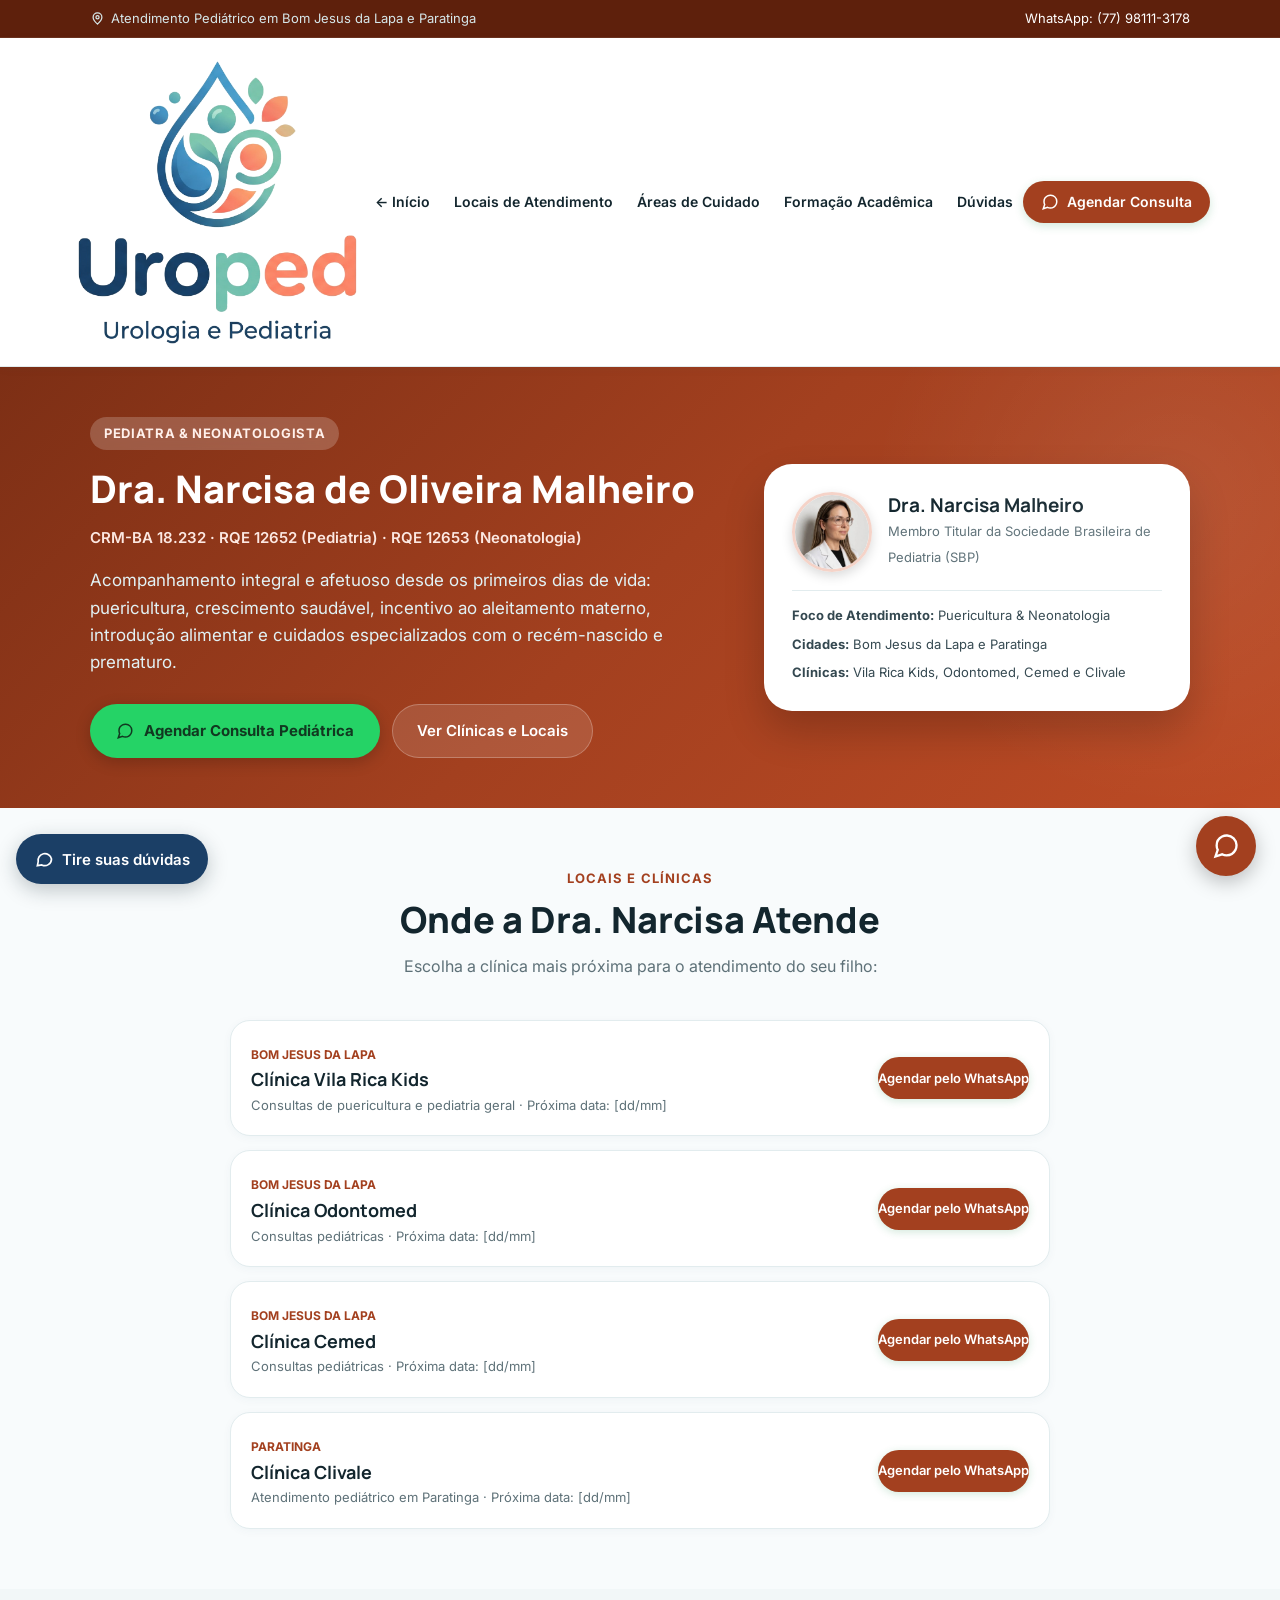
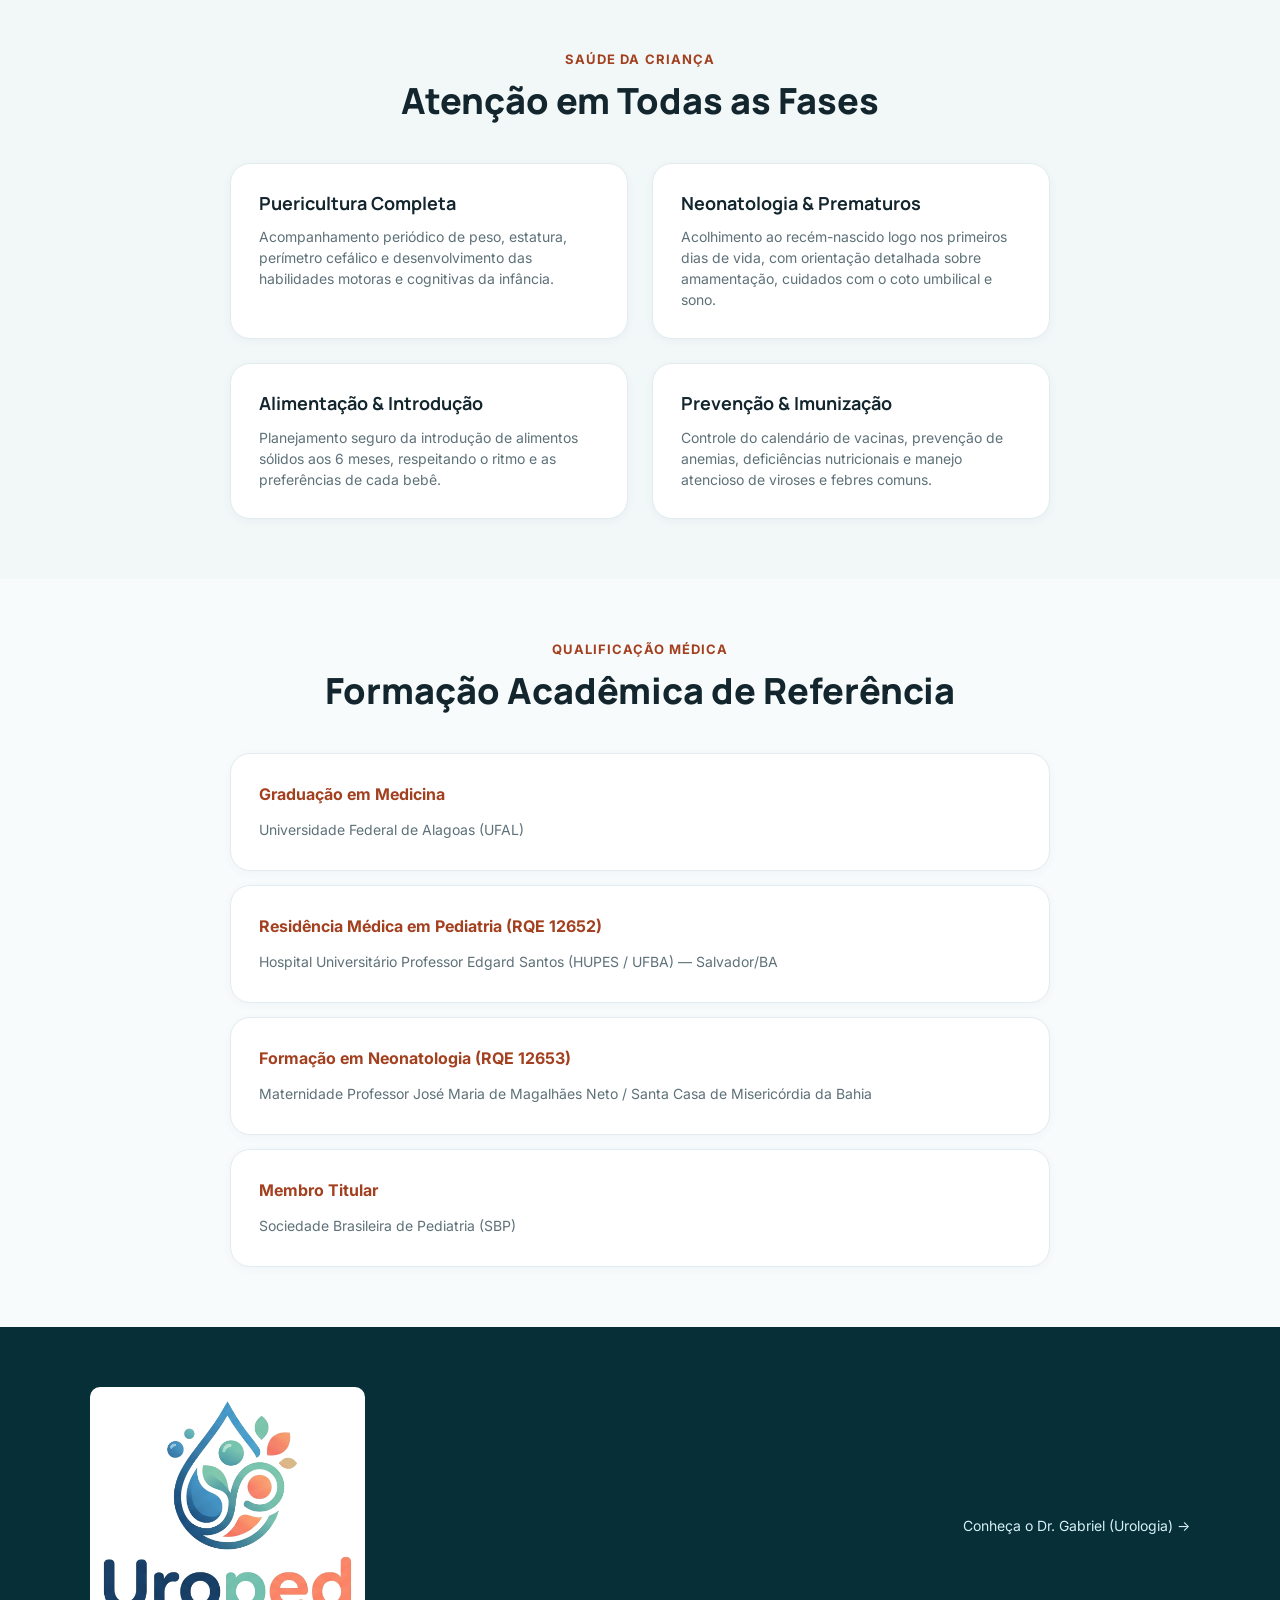
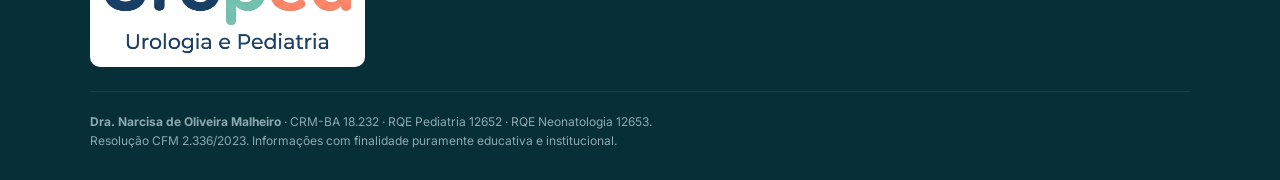
<file: narcisa.html>
<!DOCTYPE html>
<html lang="pt-BR">
<head>
  <meta charset="UTF-8">
  <meta name="viewport" content="width=device-width, initial-scale=1.0">
  <title>Dra. Narcisa de Oliveira Malheiro — Pediatra e Neonatologista | Uroped</title>
  <meta name="description" content="Dra. Narcisa Malheiro (CRM-BA 18.232 · RQE 12652 · RQE 12653). Pediatra e Neonatologista com residência pelo HUPES/UFBA e Santa Casa da Bahia.">
  <link rel="preconnect" href="https://fonts.googleapis.com">
  <link rel="preconnect" href="https://fonts.gstatic.com" crossorigin>
  <link href="https://fonts.googleapis.com/css2?family=Inter:wght@400;500;600;700&family=Manrope:wght@600;700;800&display=swap" rel="stylesheet">
  <link rel="stylesheet" href="css/style.css">
  <link rel="stylesheet" href="css/assistente.css">
</head>
<body>

  <!-- Topbar -->
  <div class="topbar" style="background-color: #5E200C;">
    <div class="container topbar-content">
      <div class="topbar-item">
        <svg width="15" height="15" viewBox="0 0 24 24" fill="none" stroke="currentColor" stroke-width="2">
          <path d="M12 21s-7-6.2-7-11a7 7 0 0 1 14 0c0 4.8-7 11-7 11z"></path>
          <circle cx="12" cy="10" r="2.5"></circle>
        </svg>
        <span>Atendimento Pediátrico em Bom Jesus da Lapa e Paratinga</span>
      </div>
      <div class="topbar-item">
        <a href="https://wa.me/5577981113178?text=Olá!%20Quero%20agendar%20consulta%20com%20a%20Dra.%20Narcisa%20Malheiro." target="_blank" rel="noopener">WhatsApp: (77) 98111-3178</a>
      </div>
    </div>
  </div>

  <!-- Navegação -->
  <header class="main-header">
    <div class="container nav-content">
      <a href="index.html" class="brand-logo" aria-label="Voltar para início">
        <img src="logos/uroped-logo-transparente.png" alt="Logomarca Uroped" class="brand-logo-img">
      </a>

      <nav class="nav-links">
        <a href="index.html">← Início</a>
        <a href="#agenda">Locais de Atendimento</a>
        <a href="#cuidados">Áreas de Cuidado</a>
        <a href="#formacao">Formação Acadêmica</a>
        <a href="#faq">Dúvidas</a>
      </nav>

      <a href="https://wa.me/5577981113178?text=Olá!%20Gostaria%20de%20agendar%20uma%20consulta%20com%20a%20Dra.%20Narcisa%20Malheiro." target="_blank" rel="noopener" class="btn-header-cta" style="background: var(--coral);">
        <svg width="18" height="18" viewBox="0 0 24 24" fill="none" stroke="currentColor" stroke-width="2">
          <path d="M21 11.5a8.38 8.38 0 0 1-.9 3.8 8.5 8.5 0 0 1-7.6 4.7 8.38 8.38 0 0 1-3.8-.9L3 21l1.9-5.7a8.38 8.38 0 0 1-.9-3.8 8.5 8.5 0 0 1 4.7-7.6 8.38 8.38 0 0 1 3.8-.9h.5a8.48 8.48 0 0 1 8 8v.5z"></path>
        </svg>
        <span>Agendar Consulta</span>
      </a>
    </div>
  </header>

  <!-- Hero Perfil Pediátrico -->
  <section class="hero-wrapper" style="background: linear-gradient(135deg, #7D2F15 0%, #A3401F 50%, #BD4B25 100%); padding: 50px 0;">
    <div class="container hero-grid">
      <div>
        <div class="hero-tag" style="background: rgba(255, 255, 255, 0.2); color: #FFF0EB;">Pediatra & Neonatologista</div>
        <h1 class="hero-title" style="font-size: 38px;">Dra. Narcisa de Oliveira Malheiro</h1>
        <div style="font-size: 15px; color: #FCE8E2; margin-bottom: 16px; font-weight: 600;">
          CRM-BA 18.232 · RQE 12652 (Pediatria) · RQE 12653 (Neonatologia)
        </div>
        <p class="hero-desc">
          Acompanhamento integral e afetuoso desde os primeiros dias de vida: puericultura, crescimento saudável, incentivo ao aleitamento materno, introdução alimentar e cuidados especializados com o recém-nascido e prematuro.
        </p>
        <div class="hero-buttons">
          <a href="https://wa.me/5577981113178?text=Olá!%20Quero%20agendar%20uma%20consulta%20com%20a%20Dra.%20Narcisa%20Malheiro." target="_blank" rel="noopener" class="btn-hero-primary" style="background: #25D366; color: #113820;">
            <svg width="18" height="18" viewBox="0 0 24 24" fill="none" stroke="currentColor" stroke-width="2">
              <path d="M21 11.5a8.38 8.38 0 0 1-.9 3.8 8.5 8.5 0 0 1-7.6 4.7 8.38 8.38 0 0 1-3.8-.9L3 21l1.9-5.7a8.38 8.38 0 0 1-.9-3.8 8.5 8.5 0 0 1 4.7-7.6 8.38 8.38 0 0 1 3.8-.9h.5a8.48 8.48 0 0 1 8 8v.5z"></path>
            </svg>
            Agendar Consulta Pediátrica
          </a>
          <a href="#agenda" class="btn-hero-secondary">Ver Clínicas e Locais</a>
        </div>
      </div>

      <div>
        <div class="hero-card-box">
          <div style="display: flex; gap: 16px; align-items: center;">
            <img src="fotos/dra-narcisa.jpg" alt="Dra. Narcisa de Oliveira Malheiro" style="width: 80px; height: 80px; border-radius: var(--radius-full); object-fit: cover; border: 3px solid #F5D3C8; box-shadow: 0 4px 12px rgba(0,0,0,0.15); flex-shrink: 0;">
            <div>
              <h3 style="font-size: 19px; margin: 0; color: var(--text-title);">Dra. Narcisa Malheiro</h3>
              <span style="font-size: 13px; color: var(--text-muted);">Membro Titular da Sociedade Brasileira de Pediatria (SBP)</span>
            </div>
          </div>
          <div style="border-top: 1px solid var(--border-light); padding-top: 14px; display: flex; flex-direction: column; gap: 8px; font-size: 13px;">
            <div><strong>Foco de Atendimento:</strong> Puericultura & Neonatologia</div>
            <div><strong>Cidades:</strong> Bom Jesus da Lapa e Paratinga</div>
            <div><strong>Clínicas:</strong> Vila Rica Kids, Odontomed, Cemed e Clivale</div>
          </div>
        </div>
      </div>
    </div>
  </section>

  <!-- Locais de Atendimento -->
  <section id="agenda" class="section-pad">
    <div class="container" style="max-width: 860px;">
      <div class="section-header-center">
        <span class="section-pretitle" style="color: var(--coral);">Locais e Clínicas</span>
        <h2 class="section-main-title">Onde a Dra. Narcisa Atende</h2>
        <p class="section-subtitle">Escolha a clínica mais próxima para o atendimento do seu filho:</p>
      </div>

      <div style="display: flex; flex-direction: column; gap: 14px;">
        <!-- Vila Rica Kids -->
        <div style="background: #fff; border: 1px solid var(--border-light); border-radius: var(--radius-lg); padding: 20px; display: flex; justify-content: space-between; align-items: center; flex-wrap: wrap; gap: 12px; box-shadow: var(--shadow-subtle);">
          <div>
            <span style="font-size: 12px; font-weight: 700; color: var(--coral); text-transform: uppercase;">Bom Jesus da Lapa</span>
            <h4 style="margin: 2px 0 4px; font-size: 18px;">Clínica Vila Rica Kids</h4>
            <div style="font-size: 13px; color: var(--text-muted);">Consultas de puericultura e pediatria geral · Próxima data: [dd/mm]</div>
          </div>
          <a href="https://wa.me/5577981113178?text=Olá!%20Quero%20agendar%20consulta%20com%20Dra.%20Narcisa%20na%20Vila%20Rica%20Kids." target="_blank" rel="noopener" class="btn-unit-wa" style="background: var(--coral);">Agendar pelo WhatsApp</a>
        </div>

        <!-- Odontomed -->
        <div style="background: #fff; border: 1px solid var(--border-light); border-radius: var(--radius-lg); padding: 20px; display: flex; justify-content: space-between; align-items: center; flex-wrap: wrap; gap: 12px; box-shadow: var(--shadow-subtle);">
          <div>
            <span style="font-size: 12px; font-weight: 700; color: var(--coral); text-transform: uppercase;">Bom Jesus da Lapa</span>
            <h4 style="margin: 2px 0 4px; font-size: 18px;">Clínica Odontomed</h4>
            <div style="font-size: 13px; color: var(--text-muted);">Consultas pediátricas · Próxima data: [dd/mm]</div>
          </div>
          <a href="https://wa.me/5577999110210?text=Olá!%20Quero%20agendar%20consulta%20com%20Dra.%20Narcisa%20na%20Odontomed." target="_blank" rel="noopener" class="btn-unit-wa" style="background: var(--coral);">Agendar pelo WhatsApp</a>
        </div>

        <!-- Cemed -->
        <div style="background: #fff; border: 1px solid var(--border-light); border-radius: var(--radius-lg); padding: 20px; display: flex; justify-content: space-between; align-items: center; flex-wrap: wrap; gap: 12px; box-shadow: var(--shadow-subtle);">
          <div>
            <span style="font-size: 12px; font-weight: 700; color: var(--coral); text-transform: uppercase;">Bom Jesus da Lapa</span>
            <h4 style="margin: 2px 0 4px; font-size: 18px;">Clínica Cemed</h4>
            <div style="font-size: 13px; color: var(--text-muted);">Consultas pediátricas · Próxima data: [dd/mm]</div>
          </div>
          <a href="https://wa.me/5577991996264?text=Olá!%20Quero%20agendar%20consulta%20com%20Dra.%20Narcisa%20no%20Cemed." target="_blank" rel="noopener" class="btn-unit-wa" style="background: var(--coral);">Agendar pelo WhatsApp</a>
        </div>

        <!-- Clivale Paratinga -->
        <div style="background: #fff; border: 1px solid var(--border-light); border-radius: var(--radius-lg); padding: 20px; display: flex; justify-content: space-between; align-items: center; flex-wrap: wrap; gap: 12px; box-shadow: var(--shadow-subtle);">
          <div>
            <span style="font-size: 12px; font-weight: 700; color: var(--coral); text-transform: uppercase;">Paratinga</span>
            <h4 style="margin: 2px 0 4px; font-size: 18px;">Clínica Clivale</h4>
            <div style="font-size: 13px; color: var(--text-muted);">Atendimento pediátrico em Paratinga · Próxima data: [dd/mm]</div>
          </div>
          <a href="https://wa.me/557799201219?text=Olá!%20Quero%20agendar%20consulta%20com%20Dra.%20Narcisa%20na%20Clivale%20em%20Paratinga." target="_blank" rel="noopener" class="btn-unit-wa" style="background: var(--coral);">Agendar pelo WhatsApp</a>
        </div>
      </div>
    </div>
  </section>

  <!-- Áreas de Cuidado -->
  <section id="cuidados" class="section-pad-alt">
    <div class="container" style="max-width: 860px;">
      <div class="section-header-center">
        <span class="section-pretitle" style="color: var(--coral);">Saúde da Criança</span>
        <h2 class="section-main-title">Atenção em Todas as Fases</h2>
      </div>

      <div class="steps-grid" style="grid-template-columns: 1fr 1fr;">
        <div class="step-card">
          <h3 class="step-title">Puericultura Completa</h3>
          <p class="step-desc">Acompanhamento periódico de peso, estatura, perímetro cefálico e desenvolvimento das habilidades motoras e cognitivas da infância.</p>
        </div>
        <div class="step-card">
          <h3 class="step-title">Neonatologia & Prematuros</h3>
          <p class="step-desc">Acolhimento ao recém-nascido logo nos primeiros dias de vida, com orientação detalhada sobre amamentação, cuidados com o coto umbilical e sono.</p>
        </div>
        <div class="step-card">
          <h3 class="step-title">Alimentação & Introdução</h3>
          <p class="step-desc">Planejamento seguro da introdução de alimentos sólidos aos 6 meses, respeitando o ritmo e as preferências de cada bebê.</p>
        </div>
        <div class="step-card">
          <h3 class="step-title">Prevenção & Imunização</h3>
          <p class="step-desc">Controle do calendário de vacinas, prevenção de anemias, deficiências nutricionais e manejo atencioso de viroses e febres comuns.</p>
        </div>
      </div>
    </div>
  </section>

  <!-- Formação Acadêmica -->
  <section id="formacao" class="section-pad">
    <div class="container" style="max-width: 860px;">
      <div class="section-header-center">
        <span class="section-pretitle" style="color: var(--coral);">Qualificação Médica</span>
        <h2 class="section-main-title">Formação Acadêmica de Referência</h2>
      </div>

      <div style="display: flex; flex-direction: column; gap: 14px;">
        <div class="step-card">
          <div style="font-weight: 700; font-size: 16px; color: var(--coral);">Graduação em Medicina</div>
          <div style="font-size: 14px; color: var(--text-muted);">Universidade Federal de Alagoas (UFAL)</div>
        </div>
        <div class="step-card">
          <div style="font-weight: 700; font-size: 16px; color: var(--coral);">Residência Médica em Pediatria (RQE 12652)</div>
          <div style="font-size: 14px; color: var(--text-muted);">Hospital Universitário Professor Edgard Santos (HUPES / UFBA) — Salvador/BA</div>
        </div>
        <div class="step-card">
          <div style="font-weight: 700; font-size: 16px; color: var(--coral);">Formação em Neonatologia (RQE 12653)</div>
          <div style="font-size: 14px; color: var(--text-muted);">Maternidade Professor José Maria de Magalhães Neto / Santa Casa de Misericórdia da Bahia</div>
        </div>
        <div class="step-card">
          <div style="font-weight: 700; font-size: 16px; color: var(--coral);">Membro Titular</div>
          <div style="font-size: 14px; color: var(--text-muted);">Sociedade Brasileira de Pediatria (SBP)</div>
        </div>
      </div>
    </div>
  </section>

  <!-- Rodapé -->
  <footer class="footer-corporate">
    <div class="container">
      <div style="display: flex; justify-content: space-between; align-items: center; flex-wrap: wrap; gap: 14px; border-bottom: 1px solid rgba(255,255,255,0.08); padding-bottom: 24px;">
        <a href="index.html"><img src="logos/uroped-logo-transparente.png" alt="Uroped Especialidades" style="height: 280px; border-radius: 10px; background: #fff; padding: 6px; display: block;"></a>
        <a href="gabriel.html" style="color: #D6F1F5;">Conheça o Dr. Gabriel (Urologia) →</a>
      </div>
      <div class="footer-cfm-compliance" style="padding-top: 20px;">
        <strong>Dra. Narcisa de Oliveira Malheiro</strong> · CRM-BA 18.232 · RQE Pediatria 12652 · RQE Neonatologia 12653.<br>
        Resolução CFM 2.336/2023. Informações com finalidade puramente educativa e institucional.
      </div>
    </div>
  </footer>

  <!-- Botão Flutuante -->
  <a href="https://wa.me/5577981113178?text=Olá!%20Gostaria%20de%20agendar%20uma%20consulta%20com%20a%20Dra.%20Narcisa%20Malheiro." target="_blank" rel="noopener" class="floating-wa-btn" style="background: var(--coral);" aria-label="WhatsApp Dra. Narcisa">
    <span class="floating-wa-tooltip">Agendar Consulta</span>
    <svg width="28" height="28" viewBox="0 0 24 24" fill="none" stroke="currentColor" stroke-width="2">
      <path d="M21 11.5a8.38 8.38 0 0 1-.9 3.8 8.5 8.5 0 0 1-7.6 4.7 8.38 8.38 0 0 1-3.8-.9L3 21l1.9-5.7a8.38 8.38 0 0 1-.9-3.8 8.5 8.5 0 0 1 4.7-7.6 8.38 8.38 0 0 1 3.8-.9h.5a8.48 8.48 0 0 1 8 8v.5z"></path>
    </svg>
  </a>

  <script src="js/assistente.js" defer></script>
</body>
</html>
</file>
<file: css/style.css>
/* ==========================================================================
   UROPED — Design Inspirado no Padrão Urolaser Especialidades Médicas
   Identidade:
     - Primária (Urologia / Uroped): #0B5563 (Petróleo Nobre), Escuro: #073B45, Claro: #EEF6F7
     - Secundária (Pediatria): #A3401F (Coral Quente), Escuro: #7D2F15, Claro: #FBEEE8
     - Apoio / WhatsApp: #1F8A4C, Hover: #17703D, Claro: #E6F3EC
     - Superfícies: #FFFFFF (Puro), #F8FBFC (Off-white clínico), #EDF4F5 (Cinza suave)
     - Textos: #13262E (Grafite escuro), #4A5C63 (Cinza médico), #718288 (Muted)
   ========================================================================== */

:root {
  --primary: #0B5563;
  --primary-dark: #073B45;
  --primary-light: #EEF6F7;
  --primary-accent: #178396;
  
  --coral: #A3401F;
  --coral-dark: #7D2F15;
  --coral-light: #FBEEE8;
  
  --green: #1F8A4C;
  --green-dark: #17703D;
  --green-light: #E6F3EC;

  --text-title: #13262E;
  --text-body: #344850;
  --text-muted: #5E7178;
  --border-light: #E2ECEE;
  
  --bg-page: #F8FBFC;
  --bg-white: #FFFFFF;
  --bg-surface: #F2F7F8;

  --font-heading: 'Manrope', -apple-system, BlinkMacSystemFont, "Segoe UI", Roboto, sans-serif;
  --font-body: 'Inter', -apple-system, BlinkMacSystemFont, "Segoe UI", Roboto, sans-serif;

  --container-max: 1140px;
  --radius-sm: 8px;
  --radius-md: 14px;
  --radius-lg: 20px;
  --radius-xl: 28px;
  --radius-full: 9999px;

  --shadow-subtle: 0 2px 10px rgba(11, 85, 99, 0.04);
  --shadow-card: 0 8px 24px rgba(11, 85, 99, 0.07);
  --shadow-hover: 0 14px 34px rgba(11, 85, 99, 0.12);
}

*, *::before, *::after {
  box-sizing: border-box;
}

html {
  scroll-behavior: smooth;
}

body {
  margin: 0;
  font-family: var(--font-body);
  color: var(--text-body);
  background-color: var(--bg-page);
  line-height: 1.6;
  -webkit-font-smoothing: antialiased;
}

h1, h2, h3, h4 {
  font-family: var(--font-heading);
  color: var(--text-title);
  margin-top: 0;
  line-height: 1.25;
}

a {
  color: var(--primary);
  text-decoration: none;
  transition: all 0.2s ease;
}

a:hover {
  color: var(--primary-dark);
}

.container {
  width: 100%;
  max-width: var(--container-max);
  margin: 0 auto;
  padding: 0 20px;
}

/* ==========================================================================
   Barra Superior de Informações (TopBar)
   ========================================================================== */
.topbar {
  background-color: var(--primary-dark);
  color: #D6E7EA;
  font-size: 13px;
  padding: 8px 0;
  border-bottom: 1px solid rgba(255, 255, 255, 0.08);
}

.topbar-content {
  display: flex;
  justify-content: space-between;
  align-items: center;
  flex-wrap: wrap;
  gap: 10px;
}

.topbar-item {
  display: flex;
  align-items: center;
  gap: 6px;
}

.topbar a {
  color: #FFFFFF;
}

.topbar a:hover {
  color: #A6DCE5;
}

/* ==========================================================================
   Header & Navegação Principal
   ========================================================================== */
.main-header {
  background-color: var(--bg-white);
  border-bottom: 1px solid var(--border-light);
  position: sticky;
  top: 0;
  z-index: 1000;
  box-shadow: var(--shadow-subtle);
}

.nav-content {
  display: flex;
  justify-content: space-between;
  align-items: center;
  min-height: 320px;
  padding: 14px 0;
}

.brand-logo {
  display: flex;
  align-items: center;
  gap: 14px;
  text-decoration: none;
}

.brand-logo-img {
  height: 300px;
  width: auto;
  max-width: 100%;
  object-fit: contain;
  display: block;
  border-radius: var(--radius-sm);
  transition: transform 0.2s ease;
}

.brand-logo-img:hover {
  transform: scale(1.02);
}

@media (max-width: 860px) {
  .nav-content {
    min-height: 260px;
    padding: 12px 0;
  }
  .brand-logo-img {
    height: 240px;
  }
}

@media (max-width: 600px) {
  .nav-content {
    min-height: 220px;
    padding: 10px 0;
  }
  .brand-logo-img {
    height: 200px;
  }
}

.brand-badge {
  font-size: 11px;
  font-weight: 700;
  letter-spacing: 0.05em;
  background: var(--primary-light);
  color: var(--primary);
  padding: 3px 8px;
  border-radius: var(--radius-full);
}

.nav-links {
  display: none;
  align-items: center;
  gap: 24px;
  font-weight: 600;
  font-size: 14px;
}

@media (min-width: 860px) {
  .nav-links {
    display: flex;
  }
}

.nav-links a {
  color: var(--text-title);
}

.nav-links a:hover {
  color: var(--primary);
}

.btn-header-cta {
  display: inline-flex;
  align-items: center;
  gap: 8px;
  background-color: var(--green);
  color: #FFFFFF !important;
  font-weight: 600;
  font-size: 14px;
  padding: 10px 18px;
  border-radius: var(--radius-full);
  transition: all 0.2s ease;
  box-shadow: 0 3px 10px rgba(31, 138, 76, 0.2);
}

.btn-header-cta:hover {
  background-color: var(--green-dark);
  transform: translateY(-1px);
}

/* ==========================================================================
   Hero Section
   ========================================================================== */
.hero-wrapper {
  background: linear-gradient(135deg, #094754 0%, #0B5563 50%, #0D697B 100%);
  color: #FFFFFF;
  padding: 60px 0 70px;
  position: relative;
  overflow: hidden;
}

.hero-wrapper::after {
  content: "";
  position: absolute;
  top: 0;
  right: 0;
  bottom: 0;
  width: 40%;
  background: radial-gradient(circle at 80% 30%, rgba(255, 255, 255, 0.08) 0%, transparent 60%);
  pointer-events: none;
}

.hero-grid {
  display: grid;
  grid-template-columns: 1fr;
  gap: 36px;
  align-items: center;
}

@media (min-width: 900px) {
  .hero-grid {
    grid-template-columns: 1.2fr 0.8fr;
  }
}

.hero-tag {
  display: inline-flex;
  align-items: center;
  gap: 8px;
  background: rgba(255, 255, 255, 0.15);
  backdrop-filter: blur(8px);
  color: #D6F1F5;
  font-size: 13px;
  font-weight: 700;
  padding: 6px 14px;
  border-radius: var(--radius-full);
  margin-bottom: 16px;
  text-transform: uppercase;
  letter-spacing: 0.05em;
}

.hero-title {
  color: #FFFFFF;
  font-size: 32px;
  font-weight: 800;
  line-height: 1.18;
  margin-bottom: 16px;
}

@media (min-width: 768px) {
  .hero-title {
    font-size: 42px;
  }
}

.hero-desc {
  font-size: 17px;
  line-height: 1.6;
  color: #E2F2F5;
  margin-bottom: 28px;
  max-width: 580px;
}

.hero-buttons {
  display: flex;
  flex-wrap: wrap;
  gap: 12px;
}

.btn-hero-primary {
  display: inline-flex;
  align-items: center;
  gap: 10px;
  background-color: var(--green);
  color: #FFFFFF;
  font-weight: 700;
  font-size: 15px;
  padding: 14px 26px;
  border-radius: var(--radius-full);
  box-shadow: 0 4px 16px rgba(0, 0, 0, 0.2);
  transition: all 0.2s ease;
}

.btn-hero-primary:hover {
  background-color: var(--green-dark);
  color: #FFFFFF;
  transform: translateY(-2px);
}

.btn-hero-secondary {
  display: inline-flex;
  align-items: center;
  gap: 8px;
  background-color: rgba(255, 255, 255, 0.12);
  color: #FFFFFF;
  font-weight: 600;
  font-size: 15px;
  padding: 14px 24px;
  border-radius: var(--radius-full);
  border: 1px solid rgba(255, 255, 255, 0.25);
  transition: all 0.2s ease;
}

.btn-hero-secondary:hover {
  background-color: rgba(255, 255, 255, 0.22);
  color: #FFFFFF;
}

/* Card Rápido de Destaque no Hero */
.hero-card-box {
  background: #FFFFFF;
  color: var(--text-body);
  border-radius: var(--radius-xl);
  padding: 28px;
  box-shadow: 0 20px 40px rgba(0, 0, 0, 0.2);
  display: flex;
  flex-direction: column;
  gap: 18px;
}

.hero-card-header {
  display: flex;
  align-items: center;
  gap: 12px;
  border-bottom: 1px solid var(--border-light);
  padding-bottom: 14px;
}

.hero-card-icon {
  width: 44px;
  height: 44px;
  border-radius: var(--radius-md);
  background: var(--primary-light);
  color: var(--primary);
  display: flex;
  align-items: center;
  justify-content: center;
}

.hero-card-header h3 {
  font-size: 18px;
  margin: 0;
}

.hero-card-list {
  display: flex;
  flex-direction: column;
  gap: 10px;
  font-size: 14px;
}

.hero-card-item {
  display: flex;
  align-items: flex-start;
  gap: 10px;
}

.hero-card-item svg {
  color: var(--green);
  flex-shrink: 0;
  margin-top: 3px;
}

/* ==========================================================================
   Pilares & Diferenciais (Padrão Clínica de Excelência)
   ========================================================================== */
.features-section {
  padding: 50px 0;
  margin-top: -30px;
  position: relative;
  z-index: 10;
}

.features-grid {
  display: grid;
  grid-template-columns: repeat(auto-fit, minmax(240px, 1fr));
  gap: 20px;
}

.feature-card {
  background: var(--bg-white);
  border-radius: var(--radius-lg);
  padding: 24px;
  box-shadow: var(--shadow-card);
  border: 1px solid var(--border-light);
  transition: transform 0.2s ease, box-shadow 0.2s ease;
  display: flex;
  flex-direction: column;
  gap: 12px;
}

.feature-card:hover {
  transform: translateY(-4px);
  box-shadow: var(--shadow-hover);
}

.feature-icon-wrapper {
  width: 48px;
  height: 48px;
  border-radius: var(--radius-md);
  display: flex;
  align-items: center;
  justify-content: center;
}

.feature-icon-wrapper.teal {
  background: var(--primary-light);
  color: var(--primary);
}

.feature-icon-wrapper.coral {
  background: var(--coral-light);
  color: var(--coral);
}

.feature-icon-wrapper.green {
  background: var(--green-light);
  color: var(--green-dark);
}

.feature-title {
  font-size: 17px;
  font-weight: 700;
  margin: 0;
  color: var(--text-title);
}

.feature-text {
  font-size: 14px;
  color: var(--text-muted);
  margin: 0;
  line-height: 1.5;
}

/* ==========================================================================
   Seções Gerais
   ========================================================================== */
.section-pad {
  padding: 60px 0;
}

.section-pad-alt {
  padding: 60px 0;
  background-color: var(--bg-surface);
}

.section-header-center {
  text-align: center;
  max-width: 680px;
  margin: 0 auto 40px;
}

.section-pretitle {
  font-size: 13px;
  font-weight: 700;
  letter-spacing: 0.08em;
  text-transform: uppercase;
  color: var(--primary);
  margin-bottom: 8px;
  display: block;
}

.section-main-title {
  font-size: 28px;
  font-weight: 800;
  margin-bottom: 12px;
}

@media (min-width: 768px) {
  .section-main-title {
    font-size: 36px;
  }
}

.section-subtitle {
  font-size: 16px;
  color: var(--text-muted);
  margin: 0;
}

/* ==========================================================================
   Especialidades (Urologia & Pediatria)
   ========================================================================== */
.specialties-grid {
  display: grid;
  grid-template-columns: 1fr;
  gap: 28px;
}

@media (min-width: 768px) {
  .specialties-grid {
    grid-template-columns: 1fr 1fr;
  }
}

.spec-card-main {
  background: var(--bg-white);
  border-radius: var(--radius-xl);
  overflow: hidden;
  box-shadow: var(--shadow-card);
  border: 1px solid var(--border-light);
  display: flex;
  flex-direction: column;
}

.spec-card-header {
  padding: 24px;
  color: #FFFFFF;
  display: flex;
  justify-content: space-between;
  align-items: center;
}

.spec-card-header.urologia {
  background: linear-gradient(135deg, #083F4A 0%, #0B5563 100%);
}

.spec-card-header.pediatria {
  background: linear-gradient(135deg, #853317 0%, #A3401F 100%);
}

.spec-card-title {
  font-size: 22px;
  font-weight: 800;
  color: #FFFFFF;
  margin: 0;
}

.spec-card-sub {
  font-size: 13px;
  opacity: 0.9;
  margin-top: 4px;
}

.spec-card-body {
  padding: 24px;
  display: flex;
  flex-direction: column;
  gap: 16px;
  flex-grow: 1;
}

.spec-item-list {
  list-style: none;
  padding: 0;
  margin: 0;
  display: flex;
  flex-direction: column;
  gap: 12px;
}

.spec-item {
  display: flex;
  align-items: flex-start;
  gap: 10px;
  font-size: 15px;
}

.spec-item-bullet {
  width: 8px;
  height: 8px;
  border-radius: var(--radius-full);
  margin-top: 8px;
  flex-shrink: 0;
}

.urologia-bullet {
  background-color: var(--primary);
}

.pediatria-bullet {
  background-color: var(--coral);
}

.spec-card-footer {
  padding: 16px 24px 24px;
  border-top: 1px solid var(--border-light);
  display: flex;
  justify-content: space-between;
  align-items: center;
}

/* ==========================================================================
   Corpo Clínico (Dr. Gabriel & Dra. Narcisa)
   ========================================================================== */
.doctors-grid {
  display: grid;
  grid-template-columns: 1fr;
  gap: 28px;
}

@media (min-width: 800px) {
  .doctors-grid {
    grid-template-columns: 1fr 1fr;
  }
}

.doctor-profile-card {
  background: var(--bg-white);
  border-radius: var(--radius-xl);
  overflow: hidden;
  box-shadow: var(--shadow-card);
  border: 1px solid var(--border-light);
  display: flex;
  flex-direction: column;
  transition: transform 0.2s ease, box-shadow 0.2s ease;
}

.doctor-profile-card:hover {
  transform: translateY(-4px);
  box-shadow: var(--shadow-hover);
}

.doctor-card-top {
  padding: 28px 24px 20px;
  display: flex;
  gap: 18px;
  align-items: center;
}

.doctor-avatar-circle {
  width: 84px;
  height: 84px;
  border-radius: var(--radius-full);
  display: flex;
  align-items: center;
  justify-content: center;
  font-weight: 800;
  font-size: 15px;
  flex-shrink: 0;
  object-fit: cover;
  box-shadow: 0 4px 12px rgba(0, 0, 0, 0.08);
}

.doctor-avatar-circle.teal {
  background: var(--primary-light);
  color: var(--primary);
  border: 2px solid #C9E2E6;
}

.doctor-avatar-circle.coral {
  background: var(--coral-light);
  color: var(--coral);
  border: 2px solid #F5D3C8;
}

.doctor-titles {
  display: flex;
  flex-direction: column;
  gap: 3px;
}

.doctor-spec-label {
  font-size: 12px;
  font-weight: 700;
  letter-spacing: 0.06em;
  text-transform: uppercase;
}

.doctor-spec-label.teal {
  color: var(--primary);
}

.doctor-spec-label.coral {
  color: var(--coral);
}

.doctor-full-name {
  font-size: 20px;
  font-weight: 800;
  margin: 0;
}

.doctor-reg-meta {
  font-size: 13px;
  color: var(--text-muted);
}

.doctor-card-body {
  padding: 0 24px 20px;
  display: flex;
  flex-direction: column;
  gap: 12px;
  font-size: 14px;
  line-height: 1.55;
  color: var(--text-body);
}

.badges-row {
  display: flex;
  flex-wrap: wrap;
  gap: 6px;
  margin-top: 4px;
}

.cred-badge {
  font-size: 12px;
  font-weight: 600;
  padding: 4px 10px;
  border-radius: var(--radius-full);
  background: var(--bg-surface);
  color: var(--text-title);
  border: 1px solid var(--border-light);
}

.doctor-card-bottom {
  padding: 16px 24px 20px;
  margin-top: auto;
  border-top: 1px solid var(--border-light);
  display: flex;
  gap: 10px;
}

/* ==========================================================================
   Como Funciona o Atendimento (3 Passos)
   ========================================================================== */
.steps-grid {
  display: grid;
  grid-template-columns: repeat(auto-fit, minmax(260px, 1fr));
  gap: 24px;
}

.step-card {
  background: var(--bg-white);
  border-radius: var(--radius-lg);
  padding: 28px;
  border: 1px solid var(--border-light);
  box-shadow: var(--shadow-subtle);
  position: relative;
  display: flex;
  flex-direction: column;
  gap: 12px;
}

.step-number {
  width: 40px;
  height: 40px;
  border-radius: var(--radius-full);
  background: var(--primary);
  color: #FFFFFF;
  font-weight: 800;
  font-size: 16px;
  display: flex;
  align-items: center;
  justify-content: center;
}

.step-title {
  font-size: 18px;
  font-weight: 700;
  margin: 0;
}

.step-desc {
  font-size: 14px;
  color: var(--text-muted);
  margin: 0;
  line-height: 1.5;
}

/* ==========================================================================
   Onde Atendemos (Filtro Interativo de Cidades & Clínicas)
   ========================================================================== */
.locations-container {
  background: var(--bg-white);
  border-radius: var(--radius-xl);
  padding: 32px 24px;
  border: 1px solid var(--border-light);
  box-shadow: var(--shadow-card);
}

.filter-controls-row {
  display: flex;
  flex-direction: column;
  gap: 16px;
  margin-bottom: 28px;
}

@media (min-width: 768px) {
  .filter-controls-row {
    flex-direction: row;
    align-items: center;
    justify-content: space-between;
  }
}

.filter-btn-group {
  display: inline-flex;
  background: var(--bg-surface);
  padding: 4px;
  border-radius: var(--radius-full);
  border: 1px solid var(--border-light);
}

.spec-toggle-btn {
  padding: 8px 18px;
  border-radius: var(--radius-full);
  border: none;
  background: transparent;
  font-size: 14px;
  font-weight: 600;
  color: var(--text-muted);
  cursor: pointer;
  transition: all 0.2s ease;
}

.spec-toggle-btn.active {
  background: var(--primary);
  color: #FFFFFF;
  box-shadow: 0 2px 8px rgba(11, 85, 99, 0.2);
}

.city-scroll-chips {
  display: flex;
  gap: 8px;
  flex-wrap: wrap;
  margin-top: 12px;
}

.chip-btn {
  padding: 7px 14px;
  border-radius: var(--radius-full);
  border: 1px solid var(--border-light);
  background: var(--bg-page);
  color: var(--text-title);
  font-size: 13px;
  font-weight: 500;
  cursor: pointer;
  transition: all 0.15s ease;
}

.chip-btn:hover {
  border-color: #A8C0C4;
}

.chip-btn.selected {
  background: var(--text-title);
  color: #FFFFFF;
  border-color: var(--text-title);
  font-weight: 600;
}

/* Cards de Clínicas em Grid */
.clinics-deck {
  display: grid;
  grid-template-columns: repeat(auto-fill, minmax(320px, 1fr));
  gap: 18px;
}

.clinic-unit-card {
  border: 1px solid var(--border-light);
  border-radius: var(--radius-lg);
  overflow: hidden;
  background: var(--bg-white);
  box-shadow: var(--shadow-subtle);
  display: flex;
  flex-direction: column;
}

.unit-card-band {
  padding: 10px 16px;
  font-size: 12px;
  font-weight: 700;
  text-transform: uppercase;
  letter-spacing: 0.05em;
  color: #FFFFFF;
  display: flex;
  justify-content: space-between;
  align-items: center;
}

.unit-card-band.urologia {
  background: var(--primary);
}

.unit-card-band.pediatria {
  background: var(--coral);
}

.unit-card-body {
  padding: 18px;
  display: flex;
  flex-direction: column;
  gap: 12px;
  flex-grow: 1;
}

.clinic-card-logo {
  width: 52px;
  height: 52px;
  object-fit: cover;
  border-radius: var(--radius-md);
  border: 1px solid var(--border-light);
  box-shadow: 0 2px 6px rgba(0,0,0,0.04);
  flex-shrink: 0;
  background: #FFFFFF;
}

.unit-clinic-title {
  font-size: 18px;
  font-weight: 700;
  margin: 0;
  color: var(--text-title);
}

.unit-address {
  display: flex;
  gap: 8px;
  font-size: 14px;
  color: var(--text-muted);
}

.unit-address svg {
  flex-shrink: 0;
  margin-top: 3px;
}

.unit-schedule-alert {
  background: var(--bg-surface);
  border-radius: var(--radius-md);
  padding: 10px 12px;
  font-size: 13px;
  display: flex;
  align-items: center;
  gap: 8px;
}

.unit-card-actions {
  display: grid;
  grid-template-columns: 1fr 1fr;
  gap: 10px;
  margin-top: auto;
  padding-top: 10px;
}

.btn-unit-maps {
  height: 42px;
  border-radius: var(--radius-full);
  border: 1px solid var(--border-light);
  background: var(--bg-white);
  color: var(--text-title);
  font-size: 13px;
  font-weight: 600;
  display: inline-flex;
  align-items: center;
  justify-content: center;
  gap: 6px;
  text-decoration: none;
}

.btn-unit-maps:hover {
  background: var(--bg-surface);
}

.btn-unit-wa {
  height: 42px;
  border-radius: var(--radius-full);
  background: var(--green);
  color: #FFFFFF;
  font-size: 13px;
  font-weight: 600;
  display: inline-flex;
  align-items: center;
  justify-content: center;
  gap: 6px;
  text-decoration: none;
  box-shadow: 0 2px 8px rgba(31, 138, 76, 0.2);
}

.btn-unit-wa:hover {
  background: var(--green-dark);
  color: #FFFFFF;
}

/* ==========================================================================
   Informações Práticas (Pagamentos, Retorno e Convênios)
   ========================================================================== */
.practical-info-grid {
  display: grid;
  grid-template-columns: repeat(auto-fit, minmax(280px, 1fr));
  gap: 20px;
}

.info-box-item {
  background: var(--bg-white);
  border-radius: var(--radius-lg);
  padding: 24px;
  border: 1px solid var(--border-light);
  display: flex;
  flex-direction: column;
  gap: 10px;
}

.info-box-header {
  display: flex;
  align-items: center;
  gap: 10px;
  font-weight: 700;
  font-size: 16px;
  color: var(--text-title);
}

.info-box-header svg {
  color: var(--primary);
}

.info-box-desc {
  font-size: 14px;
  color: var(--text-muted);
  line-height: 1.5;
  margin: 0;
}

/* ==========================================================================
   FAQ
   ========================================================================== */
.faq-grid {
  max-width: 800px;
  margin: 0 auto;
  display: flex;
  flex-direction: column;
  gap: 12px;
}

.faq-card {
  background: var(--bg-white);
  border-radius: var(--radius-md);
  border: 1px solid var(--border-light);
  padding: 20px 24px;
}

.faq-question {
  font-weight: 700;
  font-size: 16px;
  color: var(--text-title);
  margin-bottom: 8px;
}

.faq-answer {
  font-size: 14px;
  color: var(--text-muted);
  line-height: 1.55;
}

/* ==========================================================================
   Rodapé & Conformidade CFM
   ========================================================================== */
.footer-corporate {
  background: #072F37;
  color: #C0D8DC;
  padding: 60px 0 30px;
  font-size: 14px;
}

.footer-top-grid {
  display: grid;
  grid-template-columns: 1fr;
  gap: 36px;
  padding-bottom: 40px;
  border-bottom: 1px solid rgba(255, 255, 255, 0.08);
}

@media (min-width: 768px) {
  .footer-top-grid {
    grid-template-columns: 1.5fr 1fr 1fr;
  }
}

.footer-brand h3 {
  color: #FFFFFF;
  font-size: 22px;
  margin-bottom: 12px;
}

.footer-brand p {
  line-height: 1.6;
  max-width: 380px;
}

.footer-links-col h4 {
  color: #FFFFFF;
  font-size: 16px;
  margin-bottom: 16px;
}

.footer-links-col ul {
  list-style: none;
  padding: 0;
  margin: 0;
  display: flex;
  flex-direction: column;
  gap: 10px;
}

.footer-links-col a {
  color: #C0D8DC;
}

.footer-links-col a:hover {
  color: #FFFFFF;
}

.footer-cfm-compliance {
  padding-top: 30px;
  font-size: 12px;
  line-height: 1.6;
  color: #8CAAB0;
}

/* ==========================================================================
   Modal Interativo de Agendamento por Cidade
   ========================================================================== */
.booking-modal-overlay {
  position: fixed;
  top: 0;
  left: 0;
  width: 100vw;
  height: 100vh;
  background: rgba(7, 47, 55, 0.75);
  backdrop-filter: blur(6px);
  z-index: 10000;
  display: none;
  align-items: center;
  justify-content: center;
  padding: 16px;
  animation: fadeIn 0.2s ease;
}

.booking-modal-overlay.open {
  display: flex;
}

.booking-modal-card {
  background: var(--bg-white);
  width: 100%;
  max-width: 680px;
  max-height: 90vh;
  border-radius: var(--radius-xl);
  box-shadow: 0 24px 60px rgba(0, 0, 0, 0.3);
  display: flex;
  flex-direction: column;
  overflow: hidden;
  animation: slideUp 0.25s ease;
}

.modal-header-bar {
  padding: 20px 24px;
  background: var(--primary-dark);
  color: #FFFFFF;
  display: flex;
  align-items: center;
  justify-content: space-between;
}

.modal-header-bar h3 {
  color: #FFFFFF;
  margin: 0;
  font-size: 20px;
  display: flex;
  align-items: center;
  gap: 10px;
}

.modal-close-btn {
  background: rgba(255, 255, 255, 0.15);
  border: none;
  color: #FFFFFF;
  width: 36px;
  height: 36px;
  border-radius: var(--radius-full);
  display: flex;
  align-items: center;
  justify-content: center;
  cursor: pointer;
  font-size: 18px;
  transition: background 0.2s ease;
}

.modal-close-btn:hover {
  background: rgba(255, 255, 255, 0.3);
}

.modal-body-scroll {
  padding: 24px;
  overflow-y: auto;
  display: flex;
  flex-direction: column;
  gap: 18px;
}

.modal-step-title {
  font-size: 14px;
  font-weight: 700;
  text-transform: uppercase;
  letter-spacing: 0.05em;
  color: var(--text-muted);
  margin-bottom: 8px;
}

/* Grid de Cidades no Modal */
.modal-cities-grid {
  display: grid;
  grid-template-columns: repeat(auto-fill, minmax(180px, 1fr));
  gap: 12px;
}

.modal-city-card {
  background: var(--bg-surface);
  border: 1px solid var(--border-light);
  border-radius: var(--radius-md);
  padding: 14px;
  cursor: pointer;
  text-align: left;
  transition: all 0.2s ease;
  display: flex;
  flex-direction: column;
  gap: 4px;
}

.modal-city-card:hover {
  background: var(--primary-light);
  border-color: var(--primary);
  transform: translateY(-2px);
  box-shadow: 0 4px 12px rgba(11, 85, 99, 0.1);
}

.modal-city-card.active {
  background: var(--primary);
  color: #FFFFFF;
  border-color: var(--primary);
}

.modal-city-card.active .modal-city-name {
  color: #FFFFFF;
}

.modal-city-card.active .modal-city-badge {
  background: rgba(255, 255, 255, 0.2);
  color: #FFFFFF;
}

.modal-city-name {
  font-weight: 700;
  font-size: 15px;
  color: var(--text-title);
  display: flex;
  align-items: center;
  gap: 6px;
}

.modal-city-badge {
  font-size: 11px;
  color: var(--text-muted);
  background: var(--bg-white);
  padding: 2px 8px;
  border-radius: var(--radius-full);
  align-self: flex-start;
  margin-top: 2px;
}

/* Lista de Clínicas no Modal */
.modal-clinics-list {
  display: flex;
  flex-direction: column;
  gap: 14px;
}

.modal-clinic-box {
  border: 1px solid var(--border-light);
  border-radius: var(--radius-lg);
  padding: 18px;
  background: #FFFFFF;
  display: flex;
  flex-direction: column;
  gap: 10px;
  box-shadow: var(--shadow-subtle);
}

.modal-clinic-box-header {
  display: flex;
  justify-content: space-between;
  align-items: flex-start;
  flex-wrap: wrap;
  gap: 8px;
}

.modal-clinic-title {
  font-size: 18px;
  font-weight: 800;
  color: var(--text-title);
  margin: 0;
}

.modal-doc-tag {
  font-size: 11px;
  font-weight: 700;
  text-transform: uppercase;
  padding: 4px 10px;
  border-radius: var(--radius-full);
}

.modal-doc-tag.urologia {
  background: var(--primary-light);
  color: var(--primary);
}

.modal-doc-tag.pediatria {
  background: var(--coral-light);
  color: var(--coral);
}

.btn-modal-wa {
  background: var(--green);
  color: #FFFFFF !important;
  font-weight: 700;
  font-size: 14px;
  padding: 12px 18px;
  border-radius: var(--radius-full);
  display: inline-flex;
  align-items: center;
  justify-content: center;
  gap: 8px;
  box-shadow: 0 4px 12px rgba(31, 138, 76, 0.25);
  transition: all 0.2s ease;
  width: 100%;
  margin-top: 4px;
}

.btn-modal-wa:hover {
  background: var(--green-dark);
  transform: translateY(-1px);
}

.btn-modal-back {
  background: none;
  border: none;
  color: var(--primary);
  font-size: 13px;
  font-weight: 700;
  cursor: pointer;
  display: inline-flex;
  align-items: center;
  gap: 6px;
  padding: 6px 0;
}

@keyframes fadeIn {
  from { opacity: 0; }
  to { opacity: 1; }
}

@keyframes slideUp {
  from { opacity: 0; transform: translateY(20px); }
  to { opacity: 1; transform: translateY(0); }
}
.floating-wa-btn {
  position: fixed;
  bottom: 24px;
  right: 24px;
  background-color: var(--green);
  color: #FFFFFF !important;
  width: 60px;
  height: 60px;
  border-radius: var(--radius-full);
  display: flex;
  align-items: center;
  justify-content: center;
  box-shadow: 0 6px 20px rgba(0, 0, 0, 0.25);
  z-index: 9999;
  transition: transform 0.2s ease, background-color 0.2s ease;
}

.floating-wa-btn:hover {
  background-color: var(--green-dark);
  transform: scale(1.08);
}

.floating-wa-tooltip {
  position: absolute;
  right: 70px;
  background: var(--text-title);
  color: #FFFFFF;
  padding: 6px 12px;
  border-radius: var(--radius-sm);
  font-size: 12px;
  font-weight: 600;
  white-space: nowrap;
  pointer-events: none;
  opacity: 0;
  transition: opacity 0.2s ease;
}

.floating-wa-btn:hover .floating-wa-tooltip {
  opacity: 1;
}
</file>
<file: css/assistente.css>
/* Assistente virtual Uroped — cores da logo */
.ia-root{--ia-navy:#1B3F66;--ia-mint:#72C2AA;--ia-ink:#13262E;--ia-mute:#4A5C63;--ia-line:#E3EBEC;--ia-bg:#F4F7F7;font-family:Inter,system-ui,sans-serif}
.ia-abrir{position:fixed;left:16px;bottom:16px;z-index:2147483000;display:flex;align-items:center;gap:8px;min-height:50px;padding:0 18px;border:0;border-radius:25px;background:var(--ia-navy);color:#fff;font:600 15px Inter,sans-serif;box-shadow:0 6px 20px rgba(19,38,46,.25);cursor:pointer}
.ia-abrir:focus-visible,.ia-painel button:focus-visible,.ia-painel input:focus-visible{outline:3px solid #418BBC;outline-offset:2px}
.ia-painel{position:fixed;left:16px;bottom:78px;z-index:2147483000;width:min(380px,calc(100vw - 32px));height:min(560px,calc(100vh - 110px));display:flex;flex-direction:column;background:#fff;border:1px solid var(--ia-line);border-radius:20px;box-shadow:0 14px 40px rgba(19,38,46,.22);overflow:hidden}
.ia-painel[hidden]{display:none}
.ia-topo{display:flex;justify-content:space-between;align-items:center;gap:10px;padding:12px 14px;background:var(--ia-navy);color:#fff}
.ia-topo strong{display:block;font:800 16px Manrope,Inter,sans-serif}
.ia-topo small{font-size:12px;opacity:.85}
.ia-fechar{width:40px;height:40px;border:0;border-radius:20px;background:rgba(255,255,255,.12);color:#fff;font-size:24px;line-height:1;cursor:pointer}
.ia-msgs{flex:1;overflow-y:auto;padding:14px;display:flex;flex-direction:column;gap:10px;background:var(--ia-bg)}
.ia-msg{max-width:88%;padding:10px 13px;border-radius:16px;font-size:15px;line-height:1.45;color:var(--ia-ink);overflow-wrap:anywhere}
.ia-bot{align-self:flex-start;background:#fff;border:1px solid var(--ia-line);border-bottom-left-radius:4px}
.ia-user{align-self:flex-end;background:#EAF6F2;border-bottom-right-radius:4px}
.ia-msg a{display:inline-block;margin-top:4px;padding:6px 12px;border-radius:14px;background:#1F8A4C;color:#fff;font-weight:600;text-decoration:none}
.ia-msg a[href*="google.com/maps"]{background:var(--ia-navy)}
.ia-digitando{color:var(--ia-mute);font-style:italic}
.ia-sug{display:flex;flex-wrap:wrap;gap:6px;padding:8px 12px;background:var(--ia-bg);border-top:1px solid var(--ia-line)}
.ia-sug[hidden]{display:none}
.ia-sug button{min-height:36px;padding:0 12px;border:1px solid var(--ia-line);border-radius:18px;background:#fff;color:var(--ia-ink);font:500 13px Inter,sans-serif;cursor:pointer}
.ia-form{display:flex;gap:8px;padding:10px;border-top:1px solid var(--ia-line);background:#fff}
.ia-form input{flex:1;min-width:0;min-height:44px;padding:0 12px;border:1px solid var(--ia-line);border-radius:22px;font:16px Inter,sans-serif;color:var(--ia-ink)}
.ia-form button{min-height:44px;padding:0 16px;border:0;border-radius:22px;background:var(--ia-navy);color:#fff;font:600 14px Inter,sans-serif;cursor:pointer}
.ia-sr{position:absolute;width:1px;height:1px;overflow:hidden;clip:rect(0 0 0 0)}
@media(max-width:600px){.ia-abrir span{display:none}.ia-abrir{padding:0 15px}.ia-aberto .ia-abrir{display:none}.ia-painel{left:8px;right:8px;bottom:8px;width:auto;height:calc(100vh - 16px)}}
</file>
<file: css/faq.css>
.faq { padding: 48px 16px; background: #f4f8fb; }
.faq-caixa { max-width: 760px; margin: 0 auto; }
.faq h2 { color: #1B3F66; margin: 0 0 20px; text-align: center; }
.faq details { background: #fff; border: 1px solid #d7e4ee; border-radius: 10px; margin-bottom: 10px; padding: 0 16px; }
.faq summary { cursor: pointer; padding: 14px 0; font-weight: 600; color: #1B3F66; list-style: none; }
.faq summary::-webkit-details-marker { display: none; }
.faq summary::after { content: "+"; float: right; color: #418BBC; font-weight: 700; }
.faq details[open] summary::after { content: "–"; }
.faq details p { margin: 0 0 14px; color: #33475b; line-height: 1.5; }
.faq-mais { text-align: center; margin-top: 20px; }
.faq-perguntar { background: #418BBC; color: #fff; border: 0; border-radius: 999px; padding: 10px 18px; font-size: 1rem; cursor: pointer; }
.faq-perguntar:hover { background: #1B3F66; }
</file>
